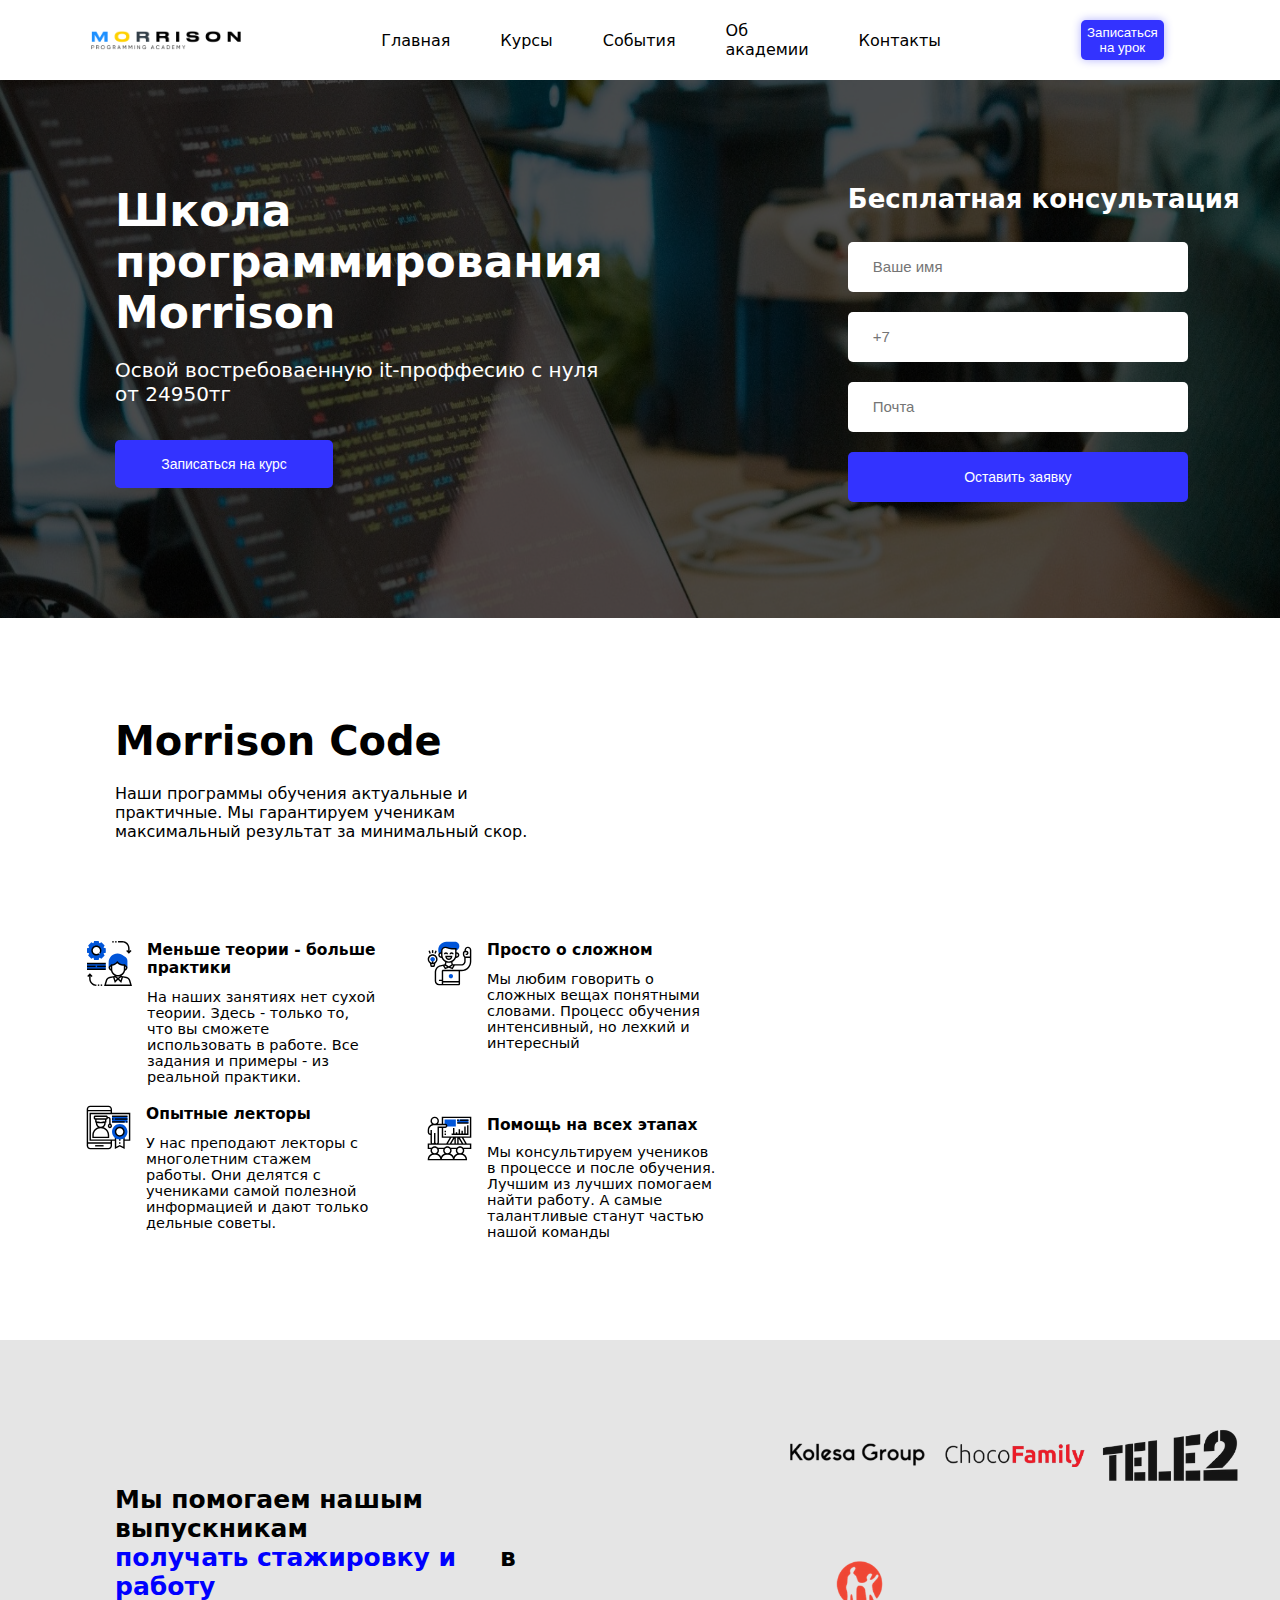
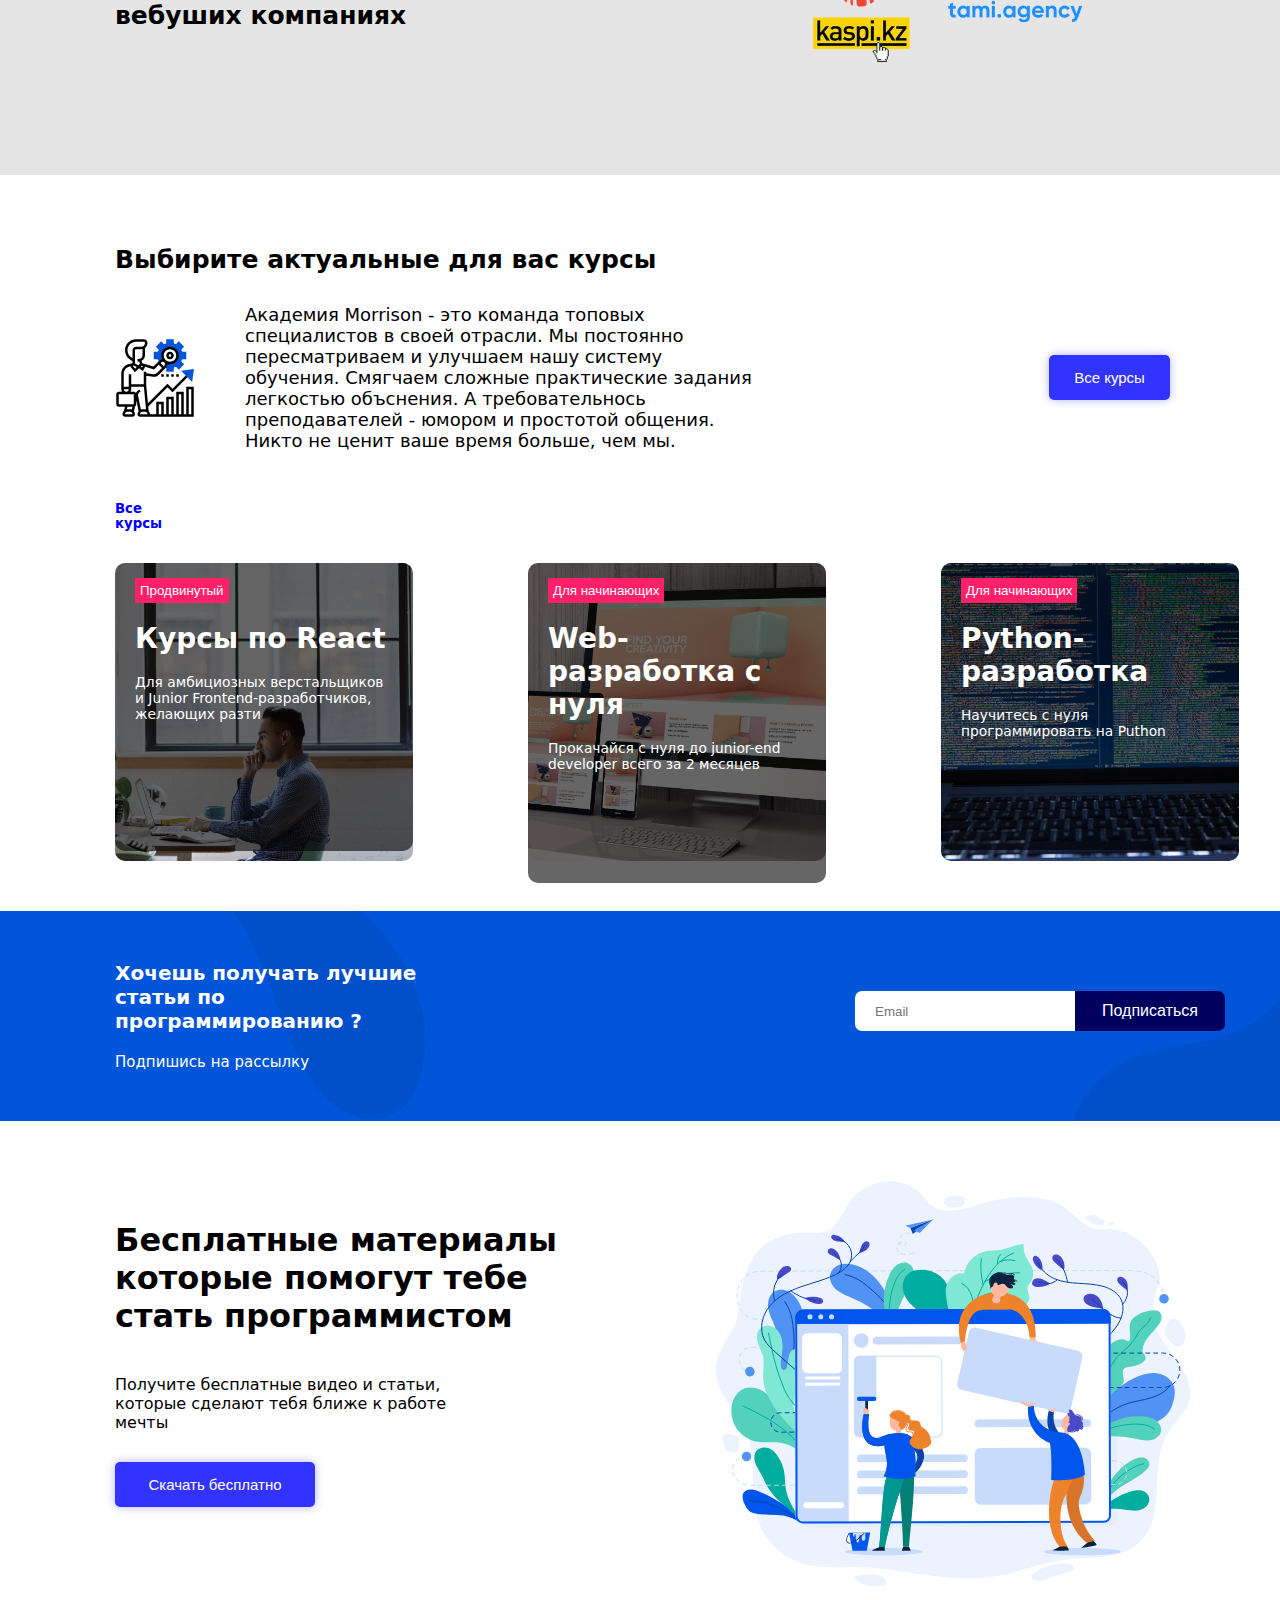
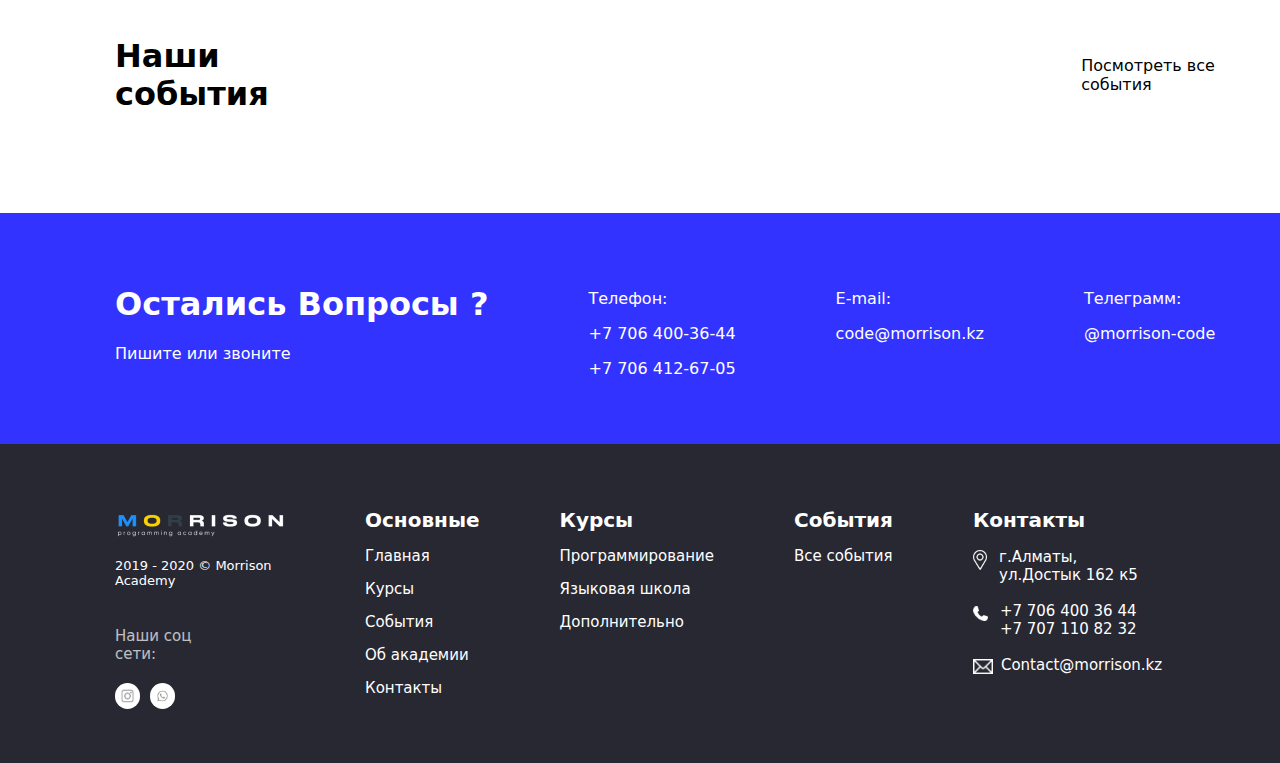
<file: index.html>
<!DOCTYPE html>
<html lang="en">

<head>
    <meta charset="UTF-8">
    <meta http-equiv="X-UA-Compatible" content="IE=edge">
    <meta name="viewport" content="width=device-width, initial-scale=1.0">
    <title>Morrison</title>
    <link rel="stylesheet" href="CSS/website.css">
</head>

<body>
    <div class="background-image">
        <header>
            <img class="image-header" src="Картинки/logo.png" alt="">
            <a class="gray-button-text-" href="">
                <p class="text-header">Главная</p>
            </a>
            <a class="gray-button-text-" href="HTML/Website7.html">
                <p class="text-header">Курсы</p>
            </a>
            <a class="gray-button-text-" href="">
                <p class="text-header">События</p>
            </a>
            <a class="gray-button-text-" href="./HTML/Website2.html">
                <p class="text-header">Об академии</p>
            </a>
            <a class="gray-button-text-" href="./HTML/Website3.html">
                <p class="text-header">Контакты</p>
            </a>
            <button class="button-header">Записаться на урок</button>
            <div class="hamburger-menu">
                <input id="menu__toggle" type="checkbox" />
                <label class="menu__btn" for="menu__toggle">
                  <span></span>
                </label>
                <ul class="menu__box">
                  <li><a class="menu__item" href="">Главная</a></li>
                  <li><a class="menu__item" href="HTML/Website7.html">Курсы</a></li>
                  <li><a class="menu__item" href="">События</a></li>
                  <li><a class="menu__item" href="./HTML/Website2.html">Об академии</a></li>
                  <li><a class="menu__item" href="./HTML/Website3.html">Контакты</a></li>
                </ul>
              </div>
        </header>
        <div class="Morrison">
            <div class="Morrison-welcome">
                <div class="name-morrison">
                    <h1 class="text-welcome-morrison-h1">Школа программирования Morrison</h1>
                    <p class="text-welcome-morrison-p">Освой востребоваенную it-проффесию с нуля от 24950тг</p>
                    <button class="button-welcome-morrison">Записаться на курс</button>
                </div>
                <div class="morrison-consultation">
                    <h1 class="text-consultation">Бесплатная консультация</h1>
                    <input class="input-consultation-1" type="text" placeholder="Ваше имя">
                    
                    <input class="input-consultation-2" type="text" placeholder="+7">
                    
                    <input class="input-consultation-3" type="text" placeholder="Почта">
                    
                    <button class="button-consultation">Оставить заявку</button>
                </div>
            </div>
        </div>
        <div class="Morrison-code">
            <div>
                <div>
                    <h1 class="text-morrison-code-h1">Morrison Code</h1>
                    <p class="text-morrison-code-p">Наши программы обучения актуальные и практичные. Мы гарантируем
                        ученикам максимальный результат за минимальный скор.</p>
                </div>
                <div class="div-madia-flex">
                    <div>
                        <div class="morison-code-div-1">
                            <img class="image-morrison-code-1" src="Картинки/icons/practice.svg" alt="">
                            <div>
                                <h1 class="text-morrison-code-h1-1">Меньше теории - больше практики</h1>
                                <p class="text-morrison-code-p-1">На наших занятиях нет сухой теории. Здесь - только то,
                                    что вы сможете использовать в работе. Все задания и примеры - из реальной
                                    практики.</p>
                            </div>
                        </div>
                        <div class="morison-code-div-2">
                            <img class="image-morrison-code-2" src="Картинки/icons/leactor.svg" alt="">
                            <div>
                                <h1 class="text-morrison-code-h1-2">Опытные лекторы</h1>
                                <p class="text-morrison-code-p-2">У нас преподают лекторы с многолетним стажем работы.
                                    Они делятся с учениками самой полезной информацией и дают только дельные
                                    советы.</p>
                            </div>
                        </div>
                    </div>
                    <div>
                        <div class="morison-code-div-3">
                            <img class="image-morrison-code-3" src="Картинки/icons/simple.svg" alt="">
                            <div>
                                <h1 class="text-morrison-code-h1-3">Просто о сложном</h1>
                                <p class="text-morrison-code-p-3">Мы любим говорить о сложных вещах понятными словами.
                                    Процесс обучения интенсивный, но лехкий и интересный
                                </p>
                            </div>
                        </div>
                        <div class="morison-code-div-4">
                            <img class="image-morrison-code-4" src="Картинки/icons/help.svg" alt="">
                            <div>
                                <h1 class="text-morrison-code-h1-4">Помощь на всех этапах</h1>
                                <p class="text-morrison-code-p-4">Мы консультируем учеников в процессе и после обучения.
                                    Лучшим из лучших помогаем найти работу. А самые талантливые станут частью
                                    нашой
                                    команды
                                </p>
                            </div>
                        </div>
                </div>
                </div>
            </div>
        </div>
    </div>
    <div>
        <div class="brend-text-div">
            <h1 class="text-h1">Мы помогаем нашым выпускникам <div class="text-blue-h1">
                    <div class="Blue-text-h1">получать стажировку и работу</div>в
                </div>вебуших компаниях</h1>
            <div class="image-brend-div">
                <img class="image-brend" src="../Картинки/partners/1.png" alt="">
                <img class="image-brend" src="../Картинки/partners/2.png" alt="">
                <img class="image-brend" src="../Картинки/partners/3.png" alt="">
                
                <img class="image-brend" src="../Картинки/partners/4.png" alt="">
                <img class="image-brend" src="../Картинки/partners/5.png" alt="">
            </div>
        </div>
    </div>
    <div>
        <h1 class="text-">Выбирите актуальные для вас курсы</h1>
        <div class="icon-text-p">
            <img class="image" src="Картинки/icons/up.svg" alt="">
            <p class="text-p">Академия Morrison - это команда топовых специалистов в своей отрасли. Мы постоянно
                пересматриваем и
                улучшаем нашу систему обучения. Смягчаем сложные практические задания легкостью объснения. А
                требовательнось преподавателей - юмором и простотой общения. Никто не ценит ваше время больше, чем
                мы.</p>
            <button class="button-text-p">Все курсы</button>
        </div>
        <h5 class="text-bottom-icon">Все курсы </h5>
        <div class="card-div">
            <a href="./Website5.html">
                <div class="card-1">
                    <div class="black-color">
                        <button class="button">Продвинутый</button>
                        <h1 class="h1">Курсы по React</h1>
                        <p class="p">Для амбициозных верстальщиков и Junior Frontend-разработчиков, желающих
                            разти
                        </p>
                    </div>
                </div>
            </a>
            <a href="./Website6.html">
                <div class="card-2">
                    <div class="black-color-2">
                        <button class="button">Для начинающих</button>
                        <h1 class="h1">Web-разработка с  нуля</h1>
                        <p class="p">Прокачайся с нуля до junior-end developer всего за 2 месяцев</p>
                    </div>
                </div>
            </a>
            <a href="./Website4.html">
                <div class="card-3">
                    <div class="black-color-3">
                        <button class="button">Для начинающих</button>
                        <h1 class="h1">Python-разработка</h1>
                        <p class="p">Научитесь с нуля программировать на Puthon</p>
                    </div>
                </div>
            </a>
        </div>
    </div>
    <div class="Email-div">
        <div>
            <h1 class="text-h1-Email">Хочешь получать лучшие статьи по программированию ?</h1>
            <p class="text-p-Email">Подпишись на рассылку</p>
        </div>
        <div class="input-button">
            <input class="input-Email" type="text" placeholder="Email">
            <button class="button-Email">Подписаться</button>
        </div>
    </div>
    <div class="WEB">
        <div>
            <h1 class="WEB-h1">Бесплатные материалы которые помогут тебе стать программистом</h1>
            <p class="WEB-p">Получите бесплатные видео и статьи, которые сделают тебя ближе к работе мечты</p>
            <button class="WEB-button">Скачать бесплатно</button>
        </div>
        <img class="WEB-image" src="Картинки/back/web.svg" alt="">
    </div>
    <div class="web-text">
        <h1 class="web-text-h1">Наши события</h1>
        <p class="web-text-p">Посмотреть все события</p>
    </div>
    <div class="blue-white-text">
        <div class="white-text-1">
            <h1>Остались Вопросы ?</h1>
            <p>Пишите или звоните</p>
        </div>
        <div class="white-text-2">
            <p>Телефон:</p>
            <p>+7 706 400-36-44</p>
            <p>+7 706 412-67-05</p>
        </div>
        <div class="white-text-3">
            <p>E-mail:</p>
            <p>code@morrison.kz</p>
        </div>
        <div class="white-text-4">
            <p>Телеграмм:</p>
            <p>@morrison-code</p>
        </div>
    </div>
    <div class="Footer-text">
        <div>
            <img class="image-footer" src="Картинки/logo-black.png" alt="">
            <p class="text-footer-p-1">2019 - 2020 © Morrison Academy</p>
            <p class="text-footer-p-2">Наши соц сети:</p>
            <img class="image-icon-white" src="Картинки/10101020.png" alt="">
            <img class="image-icon-white-2" src="Картинки/51515151.png" alt="">
        </div>
        <div class="text-columb-1">
            <h1 class="h1-footer">Основные</h1>
            <a class="black-gibbi" href=""><p class="text-footer-p">Главная</p></a>
            <a class="black-gibbi" href="../HTML/Website7.html"><p class="text-footer-p">Курсы</p></a>
            <a class="black-gibbi" href=""><p class="text-footer-p">События</p></a>
            <a class="black-gibbi" href="./Website2.html"><p class="text-footer-p">Об академии</p></a>
            <a class="black-gibbi" href="./Website3.html"><p class="text-footer-p">Контакты</p></a> 
        </div>
        <div class="text-columb-2">
            <h1 class="h1-footer">Курсы</h1>
            <p class="text-footer-p">Программирование</p>
            <p class="text-footer-p">Языковая школа</p>
            <p class="text-footer-p">Дополнительно</p>
        </div>
        <div class="text-columb-3">
            <h1 class="h1-footer">События</h1>
            <p class="text-footer-p">Все cобытия</p>
        </div>
        <div class="text-columb-4">
            <h1 class="h1-footer">Контакты</h1>
            <div class="flex">
                <img class="image-icon-footer-1" src="../Картинки/pinpng.com-dot-icon-png-2086901.png" alt="">
                <p class="text-footer-p-p1">г.Алматы, ул.Достык 162 к5</p>
            </div>
            <div class="flex">
                <img class="image-icon-footer-2" src="../Картинки/pngfind.com-telephone-icon-png-369746.png" alt="">
                <p class="text-footer-p-p1">+7 706 400 36 44 +7 707 110 82 32</p>
            </div>
            <div class="flex">
                <img class="image-icon-footer-3" src="../Картинки/Daco_4064141.png" alt="">
                <p class="text-footer-p-p1">Contact@morrison.kz</p>
            </div>
        </div>
    </div>
</body>

</html>
</file>
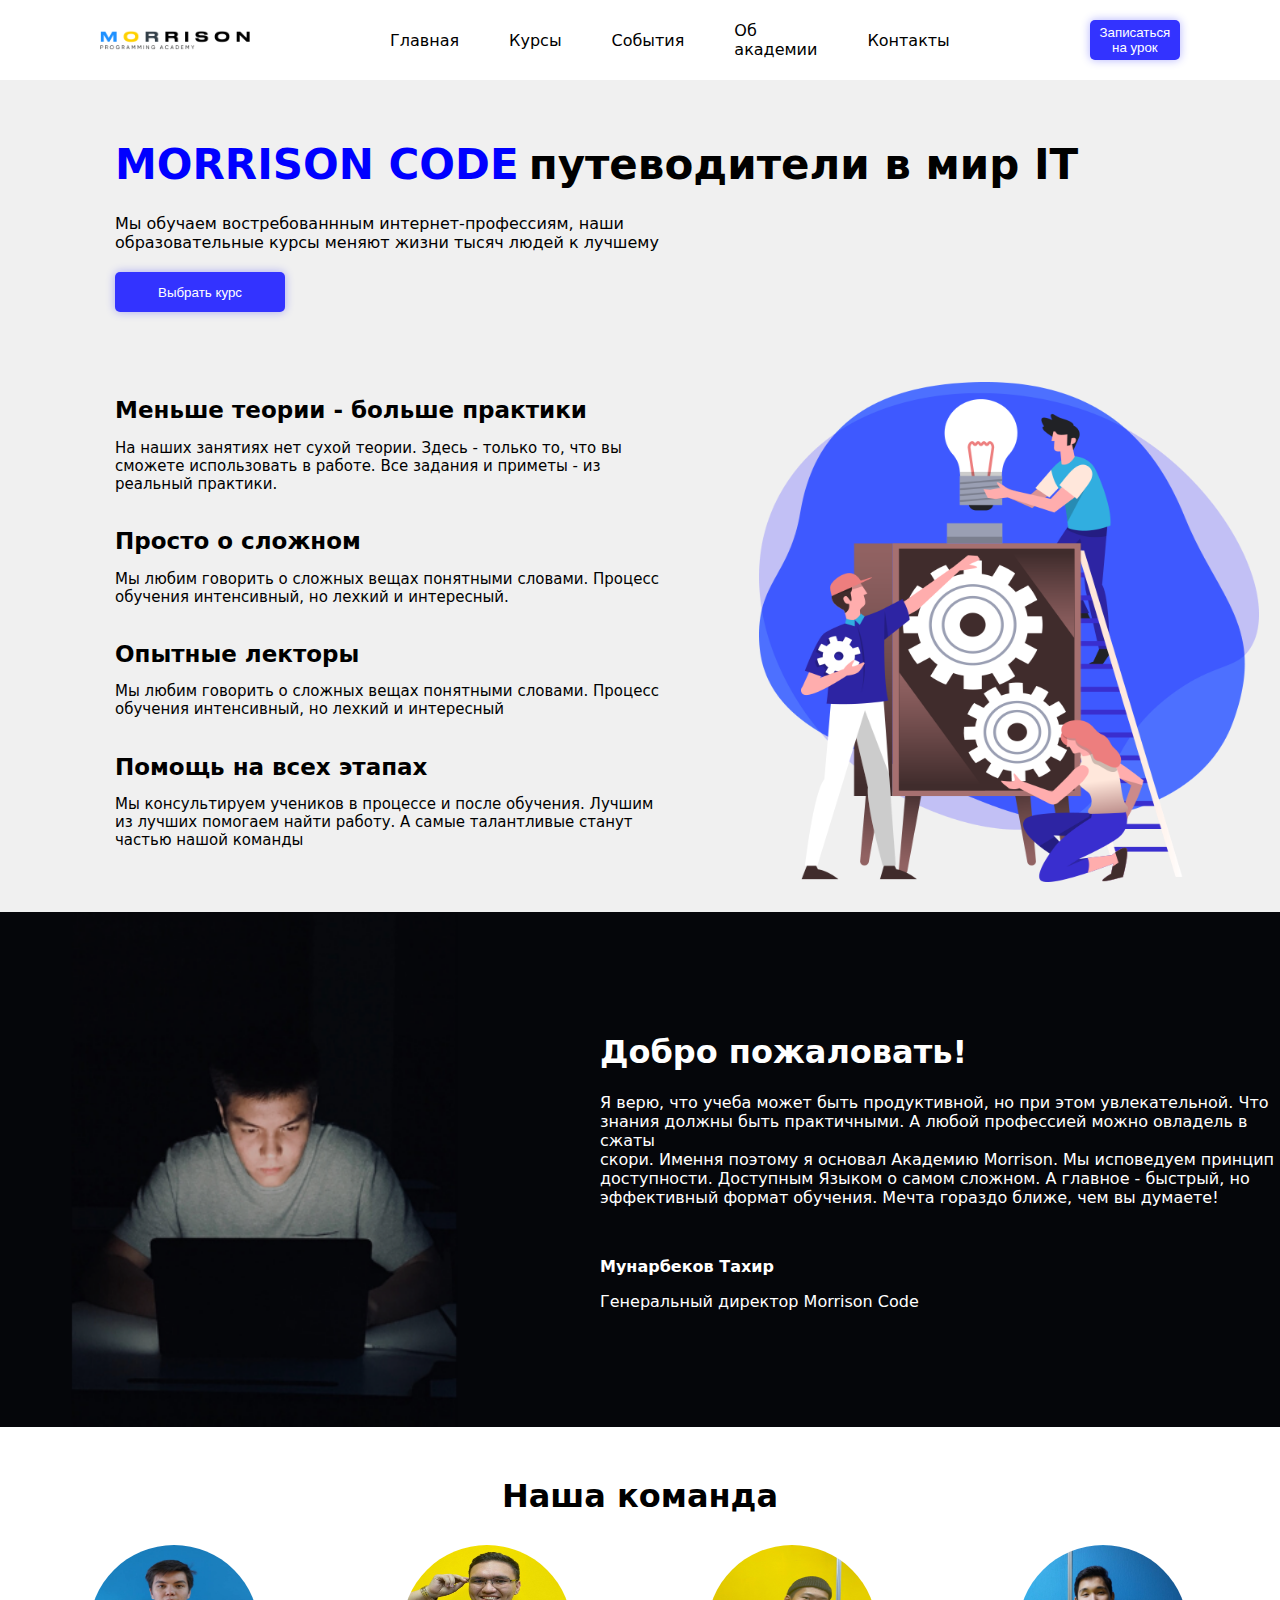
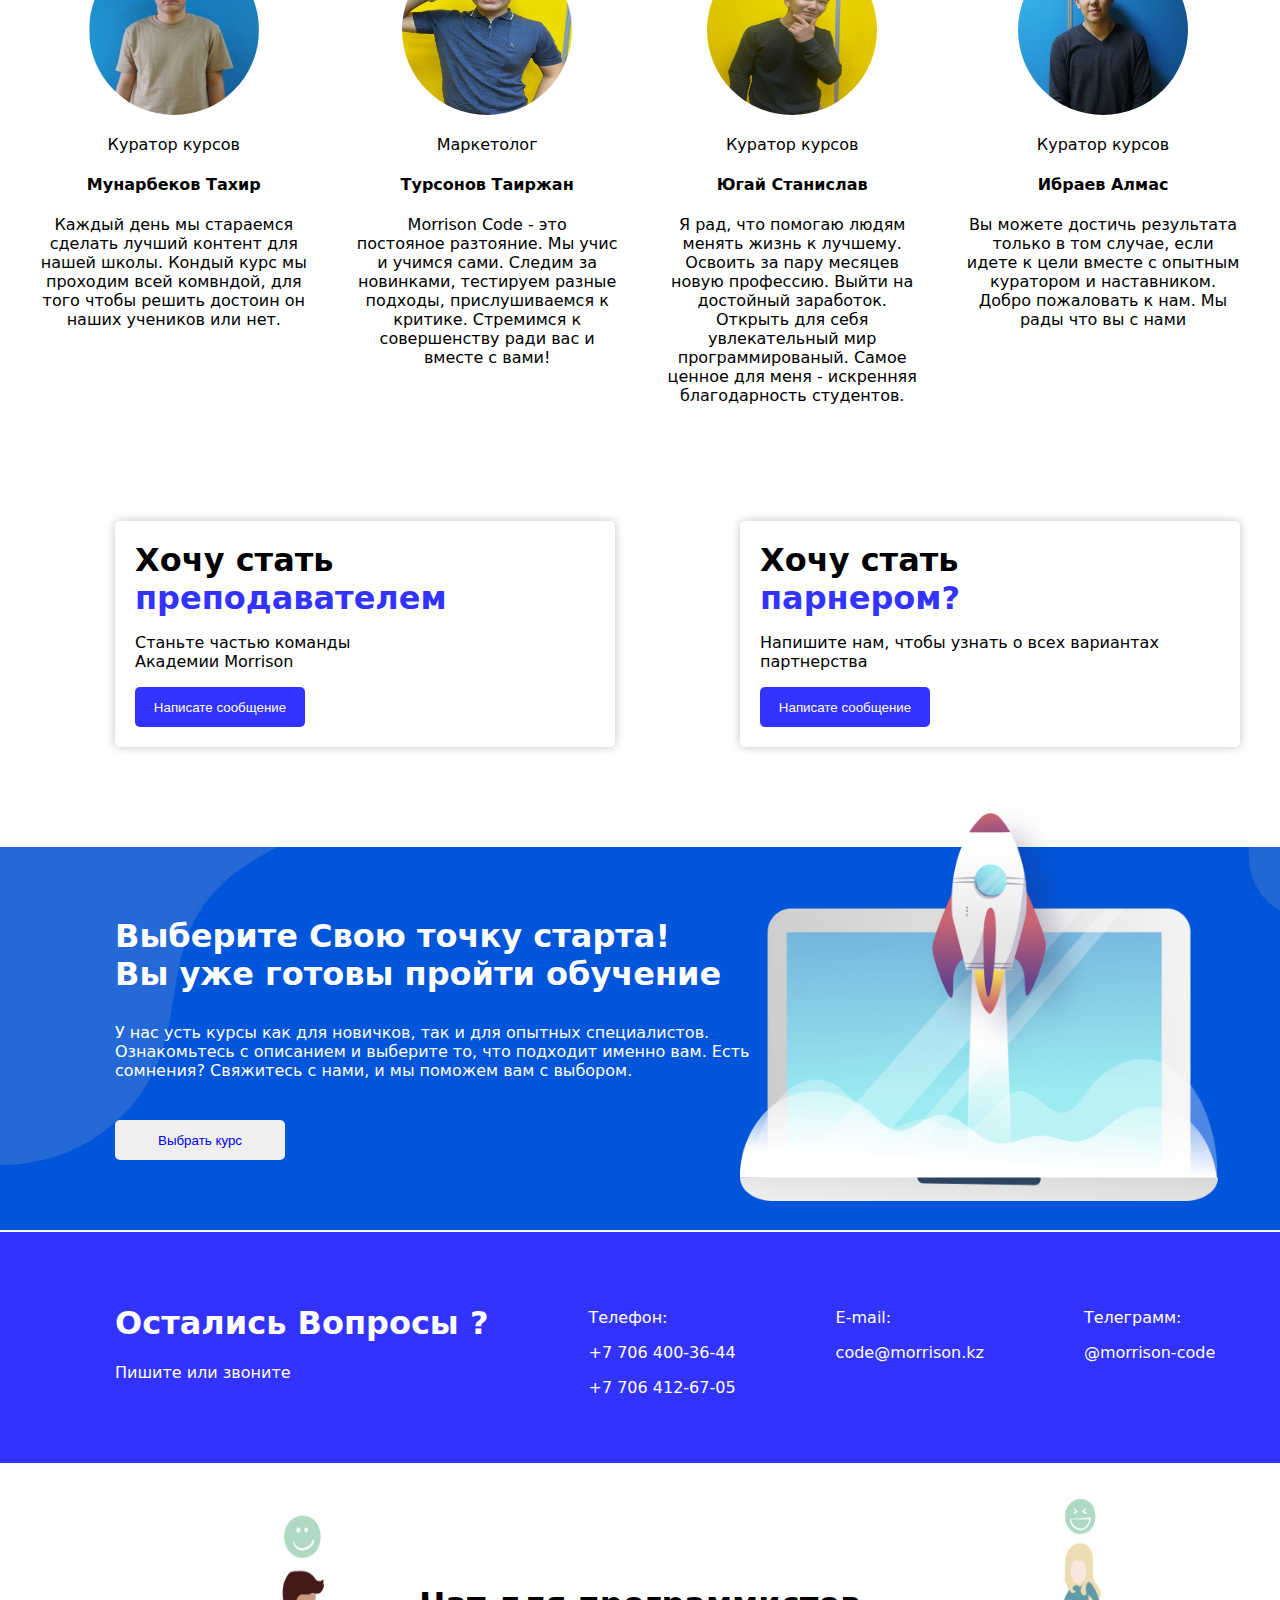
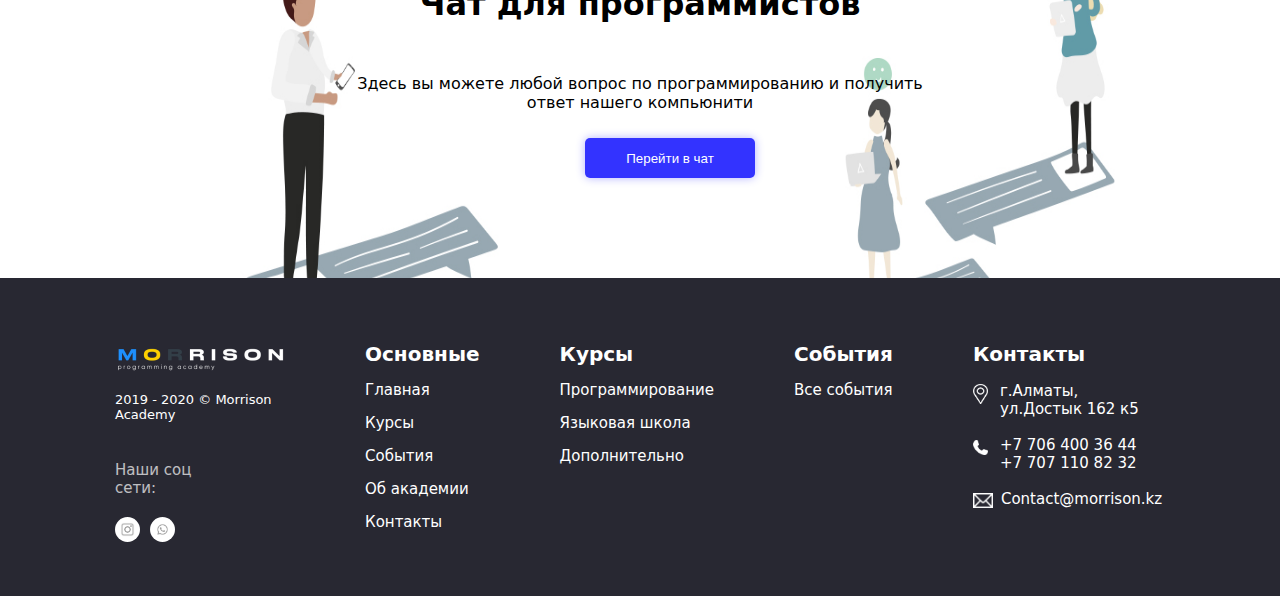
<file: HTML/Website2.html>
<!DOCTYPE html>
<html lang="en">

<head>
    <meta charset="UTF-8">
    <meta http-equiv="X-UA-Compatible" content="IE=edge">
    <meta name="viewport" content="width=device-width, initial-scale=1.0">
    <title>Website</title>
    <link rel="stylesheet" href="../CSS/website2.css">
</head>

<body>
    <header>
        <img class="image-header" src="../Картинки/logo.png" alt="">
        <a class="gray-button-text-" href="../index.html">
            <p class="text-header">Главная</p>
        </a>
        <a class="gray-button-text-" href="../HTML/Website7.html">
            <p class="text-header">Курсы</p>
        </a>
        <a class="gray-button-text-" href="">
            <p class="text-header">События</p>
        </a>
        <a class="gray-button-text-" href="./Website2.html">
            <p class="text-header">Об академии</p>
        </a>
        <a class="gray-button-text-" href="./Website3.html">
            <p class="text-header">Контакты</p>
        </a>
        <button class="button-header">Записаться на урок</button>
    </header>
    <div class="text-h1-div">
        <h1 class="text-h1">
            <div class="text-h1-2">MORRISON CODE</div>путеводители в мир IT
        </h1>
        <p class="text-p">Мы обучаем востребованнным интернет-профессиям, наши <br> образовательные курсы меняют жизни
            тысяч людей к
            лучшему</p>
        <button class="button-text">Выбрать курс</button>
        <div class="text-div-image">
            <div class="margin-">
                <h1 class="text-h1-text">Меньше теории - больше практики</h1>
                <p class="text-p-text">На наших занятиях нет сухой теории. Здесь - только то, что вы <br>сможете
                    использовать в работе. Все задания и приметы - из <br>реальный практики.</p>
                <h1 class="text-h1-text">Просто о сложном</h1>
                <p class="text-p-text">Мы любим говорить о сложных вещах понятными словами. Процесс <br>обучения
                    интенсивный, но лехкий и интересный.</p>
                <h1 class="text-h1-text">Опытные лекторы</h1>
                <p class="text-p-text">Мы любим говорить о сложных вещах понятными словами. Процесс <br>обучения
                    интенсивный, но лехкий и интересный</p>
                <h1 class="text-h1-text">Помощь на всех этапах</h1>
                <p class="text-p-text">Мы консультируем учеников в процессе и после обучения. Лучшим <br>из лучших
                    помогаем найти работу. А самые талантливые станут <br>частью нашой команды</p>
            </div>
            <img class="image-" src="../Картинки/back/back-about.png" alt="">
        </div>
    </div>
    <div class="div-1">
        <div class="div-div">
            <h1 class="text-h1-10">Добро пожаловать!</h1>
            <p>Я верю, что учеба может быть продуктивной, но при этом увлекательной. Что <br>знания должны быть
                практичными. А любой профессией можно овладель в сжаты <br>скори. Имення поэтому я основал Академию
                Morrison. Мы исповедуем принцип <br>доступности. Доступным Языком о самом сложном. А главное - быстрый,
                но <br>эффективный формат обучения. Мечта гораздо ближе, чем вы думаете!</p>
            <h4 class="text-h4">Мунарбеков Тахир</h4>
            <p>Генеральный директор Morrison Code</p>
        </div>
    </div>
    <div>
        <h1 class="text-p-p-p">Наша команда</h1>
        <div class="div-image-div">
            <div class="text-big-text">
                <img class="image-1020" src="../Картинки/team/takhir.jpg" alt="">
                <p>Куратор курсов</p>
                <h4>Мунарбеков Тахир</h4>
                <p>Каждый день мы стараемся<br>сделать лучший контент для<br>нашей школы. Кондый курс мы<br>проходим всей комвндой, для <br>того чтобы
                    решить достоин он<br>наших учеников или нет.</p>
            </div>
            <div class="text-big-text">
                <img class="image-1020" src="../Картинки/team/tair.jpg" alt="">
                <p>Маркетолог</p>
                <h4>Турсонов Таиржан</h4>
                <p>Morrison Code - это<br>постояное разтояние. Мы учис<br>и учимся сами. Следим за<br>новинками,
                    тестируем разные<br>подходы, прислушиваемся к<br>критике. Стремимся к<br>совершенству ради вас
                    и<br>вместе с вами!</p>
            </div>
            <div class="text-big-text">
                <img class="image-1020" src="../Картинки/team/stas.jpg" alt="">
                <p>Куратор курсов</p>
                <h4>Югай Станислав</h4>
                <p>Я рад, что помогаю людям<br>менять жизнь к лучшему.<br>Освоить за пару месяцев<br>новую профессию.
                    Выйти на<br>достойный заработок.<br>Открыть для себя<br>увлекательный мир<br>программированый.
                    Самое<br>ценное для меня - искренняя<br>благодарность студентов.</p>
            </div>
            <div class="text-big-text">
                <img class="image-1020" src="../Картинки/team/almas.jpg" alt="">
                <p>Куратор курсов</p>
                <h4>Ибраев Алмас</h4>
                <p>Вы можете достичь результата<br>только в том случае, если<br>идете к цели вместе с
                    опытным<br>куратором и наставником.<br>Добро пожаловать к нам. Мы<br>рады что вы с нами</p>
            </div>
        </div>
    </div>
    <div class="card-text-button">
        <div class="div-class-div">
            <h1 class="text-h1-h1-h1-1">Хочу стать</h1>
            <h1 class="text-h1-h1-h1">преподавателем</h1>
            <p>Станьте частью команды<br>Академии Morrison</p>
            <button class="button-text-p-p">Написате сообщение</button>
        </div>
        <div class="div-class-div-1">
            <h1 class="text-h1-h1-h1-1">Хочу стать</h1>
            <h1 class="text-h1-h1-h1">парнером?</h1>
            <p class="text-p-p-p-1">Напишите нам, чтобы узнать о всех вариантах<br>партнерства</p>
            <button class="button-text-p-p">Написате сообщение</button>
        </div>
        <img class="image-div-" src="../Картинки/back/back-about-select.png" alt="">
    </div>
    <div class="blue-text-image">
        <div>
            <h1 class="text__h1">Выберите Свою точку старта! <br>Вы уже готовы пройти обучение</h1>
            <p class="text__p">У нас  усть курсы как для новичков, так и для опытных специалистов. <br>Ознакомьтесь с описанием и выберите то, что подходит именно вам. Есть <br>сомнения? Свяжитесь с нами, и мы поможем вам с выбором.</p>
            <button class="button__p">Выбрать курс</button>
        </div>
    </div>
    <div class="blue-white-text">
        <div class="white-text-1">
            <h1>Остались Вопросы ?</h1>
            <p>Пишите или звоните</p>
        </div>
        <div class="white-text-2">
            <p>Телефон:</p>
            <p>+7 706 400-36-44</p>
            <p>+7 706 412-67-05</p>
        </div>
        <div class="white-text-3">
            <p>E-mail:</p>
            <p>code@morrison.kz</p>
        </div>
        <div class="white-text-4">
            <p>Телеграмм:</p>
            <p>@morrison-code</p>
        </div>
    </div>
    <div class="div-div-dvi-big-div">
        <h1 class="text-1-h1-1">Чат для программистов</h1>
        <p>Здесь вы можете любой вопрос по программированию и получить <br>ответ нашего компьюнити</p>
        <button class="button-button-text-p">Перейти в чат</button>
    </div>
    <div class="Footer-text">
        <div>
            <img class="image-footer" src="../Картинки/logo-black.png" alt="">
            <p class="text-footer-p-1">2019 - 2020 © Morrison Academy</p>
            <p class="text-footer-p-2">Наши соц сети:</p>
            <img class="image-icon-white" src="../Картинки/10101020.png" alt="">
            <img class="image-icon-white-2" src="../Картинки/51515151.png" alt="">
        </div>
        <div class="text-columb-1">
            <h1 class="h1-footer">Основные</h1>
            <a class="black-gibbi" href="../HTML/Website.html"><p class="text-footer-p">Главная</p></a>
            <a class="black-gibbi" href="../HTML/Website7.html"><p class="text-footer-p">Курсы</p></a>
            <a class="black-gibbi" href=""><p class="text-footer-p">События</p></a>
            <a class="black-gibbi" href="./Website2.html"><p class="text-footer-p">Об академии</p></a>
            <a class="black-gibbi" href="./Website3.html"><p class="text-footer-p">Контакты</p></a> 
        </div>
        <div class="text-columb-2">
            <h1 class="h1-footer">Курсы</h1>
            <p class="text-footer-p">Программирование</p>
            <p class="text-footer-p">Языковая школа</p>
            <p class="text-footer-p">Дополнительно</p>
        </div>
        <div class="text-columb-3">
            <h1 class="h1-footer">События</h1>
            <p class="text-footer-p">Все cобытия</p>
        </div>
        <div class="text-columb-4">
            <h1 class="h1-footer">Контакты</h1>
            <div class="flex">
                <img class="image-icon-footer-1" src="../Картинки/pinpng.com-dot-icon-png-2086901.png" alt="">
                <p class="text-footer-p-p1">г.Алматы, <br>ул.Достык 162 к5</p>
            </div>
            <div class="flex">
                <img class="image-icon-footer-2" src="../Картинки/pngfind.com-telephone-icon-png-369746.png" alt="">
                <p class="text-footer-p-p1">+7 706 400 36 44 <br>+7 707 110 82 32</p>
            </div>
            <div class="flex">
                <img class="image-icon-footer-3" src="../Картинки/Daco_4064141.png" alt="">
                <p class="text-footer-p-p1">Contact@morrison.kz</p>
            </div>
        </div>
    </div>
</body>

</html>
</file>
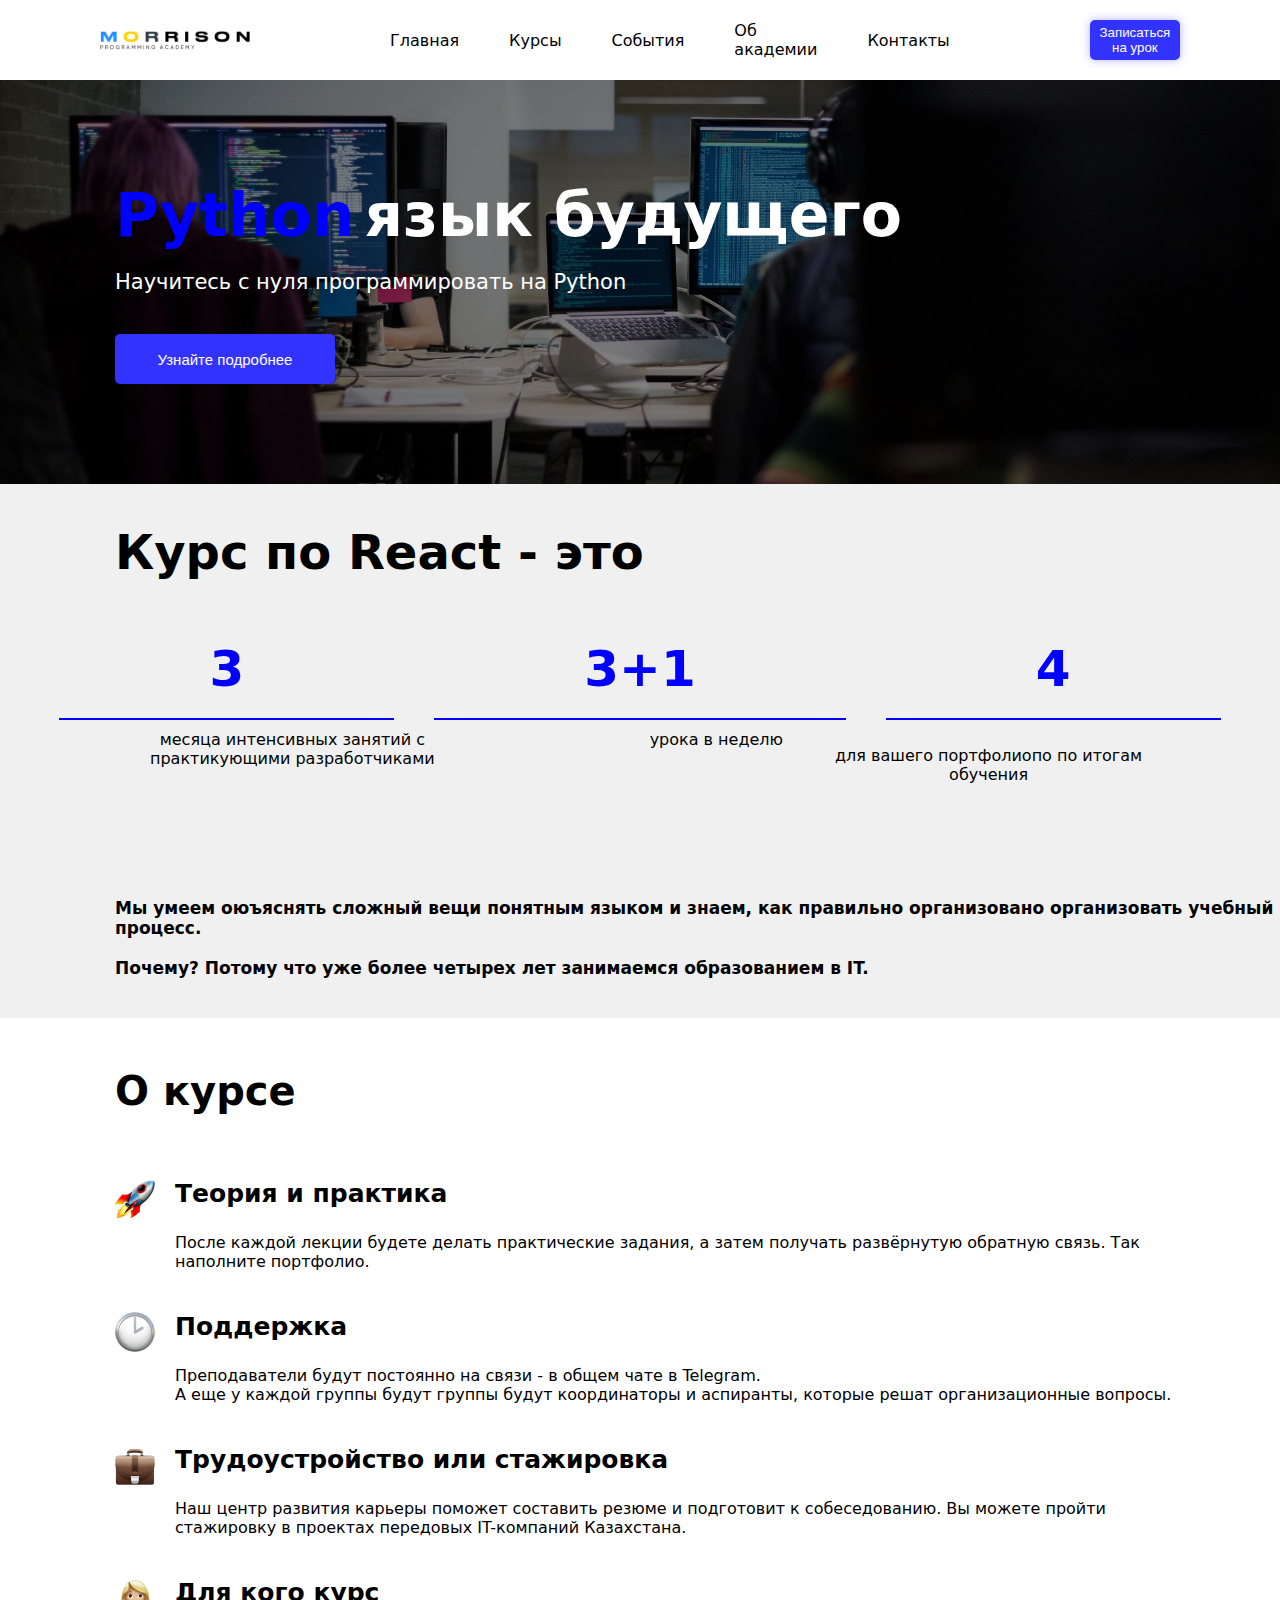
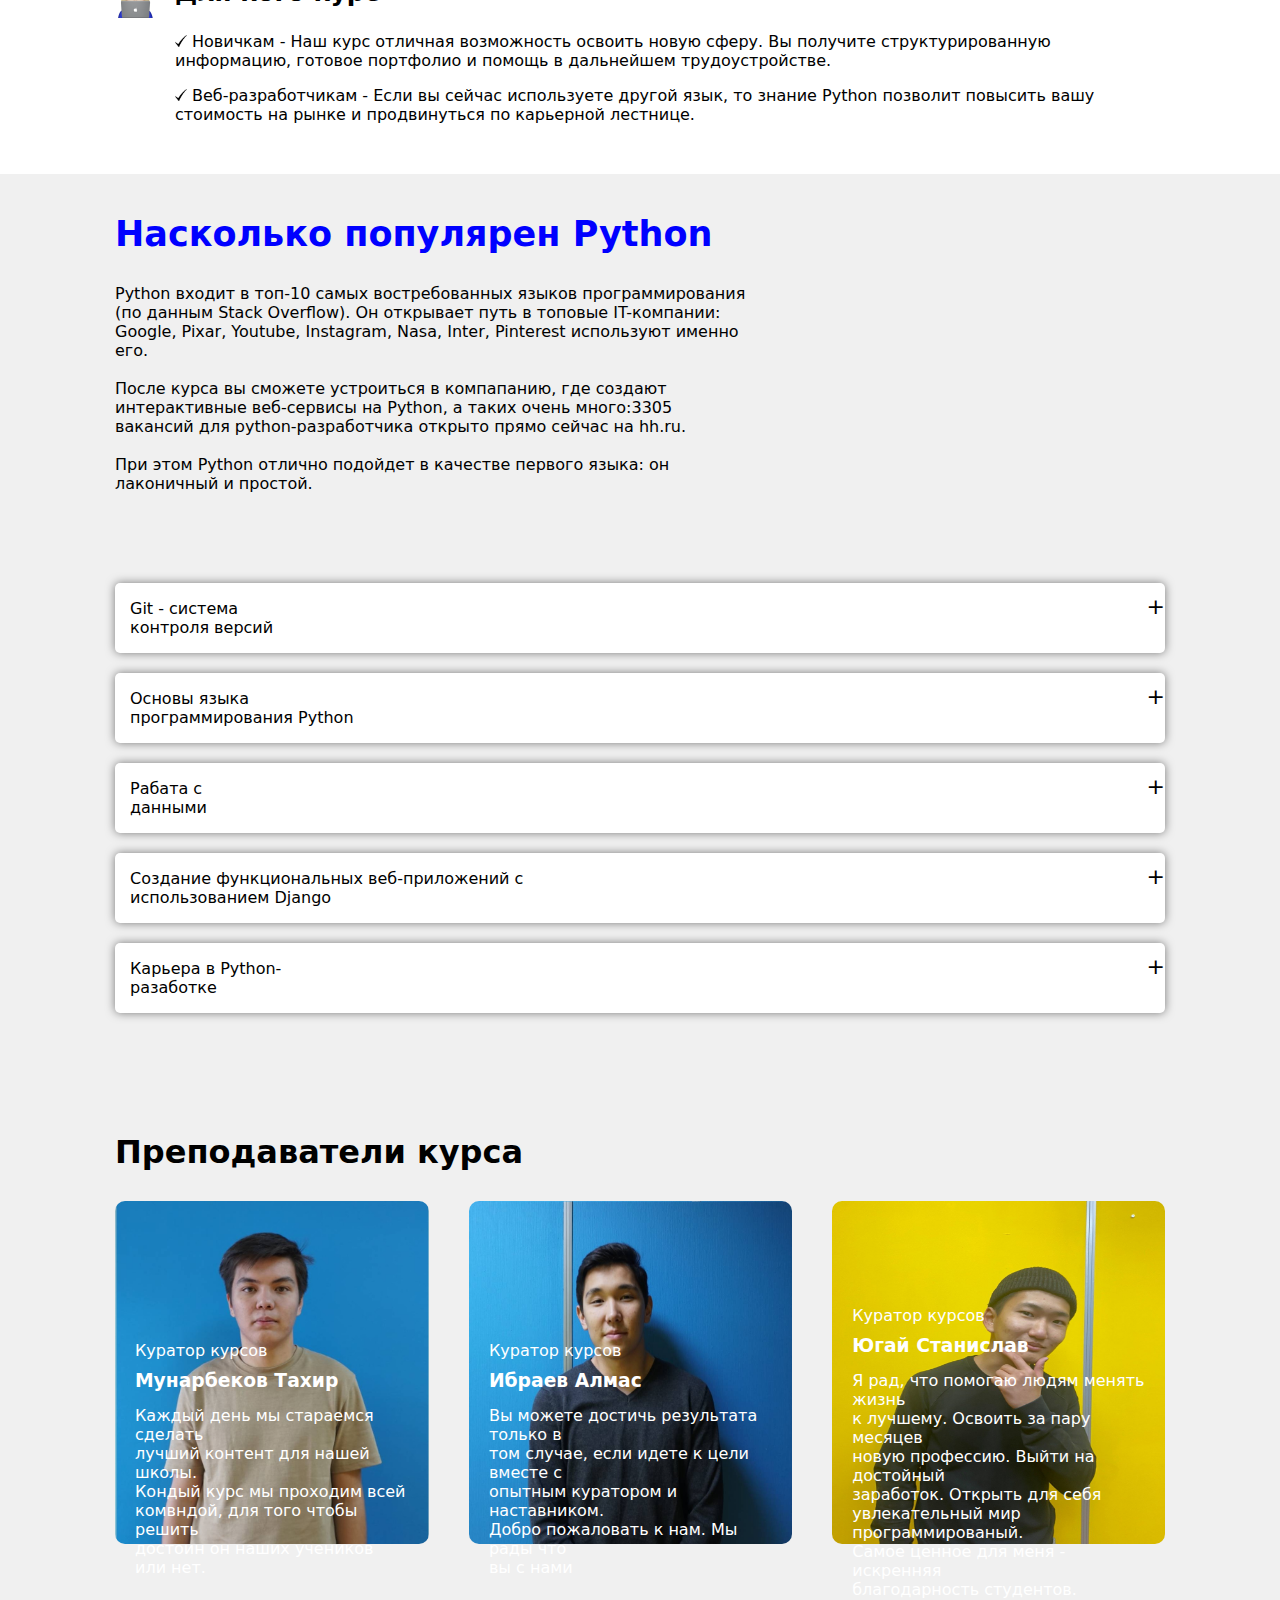
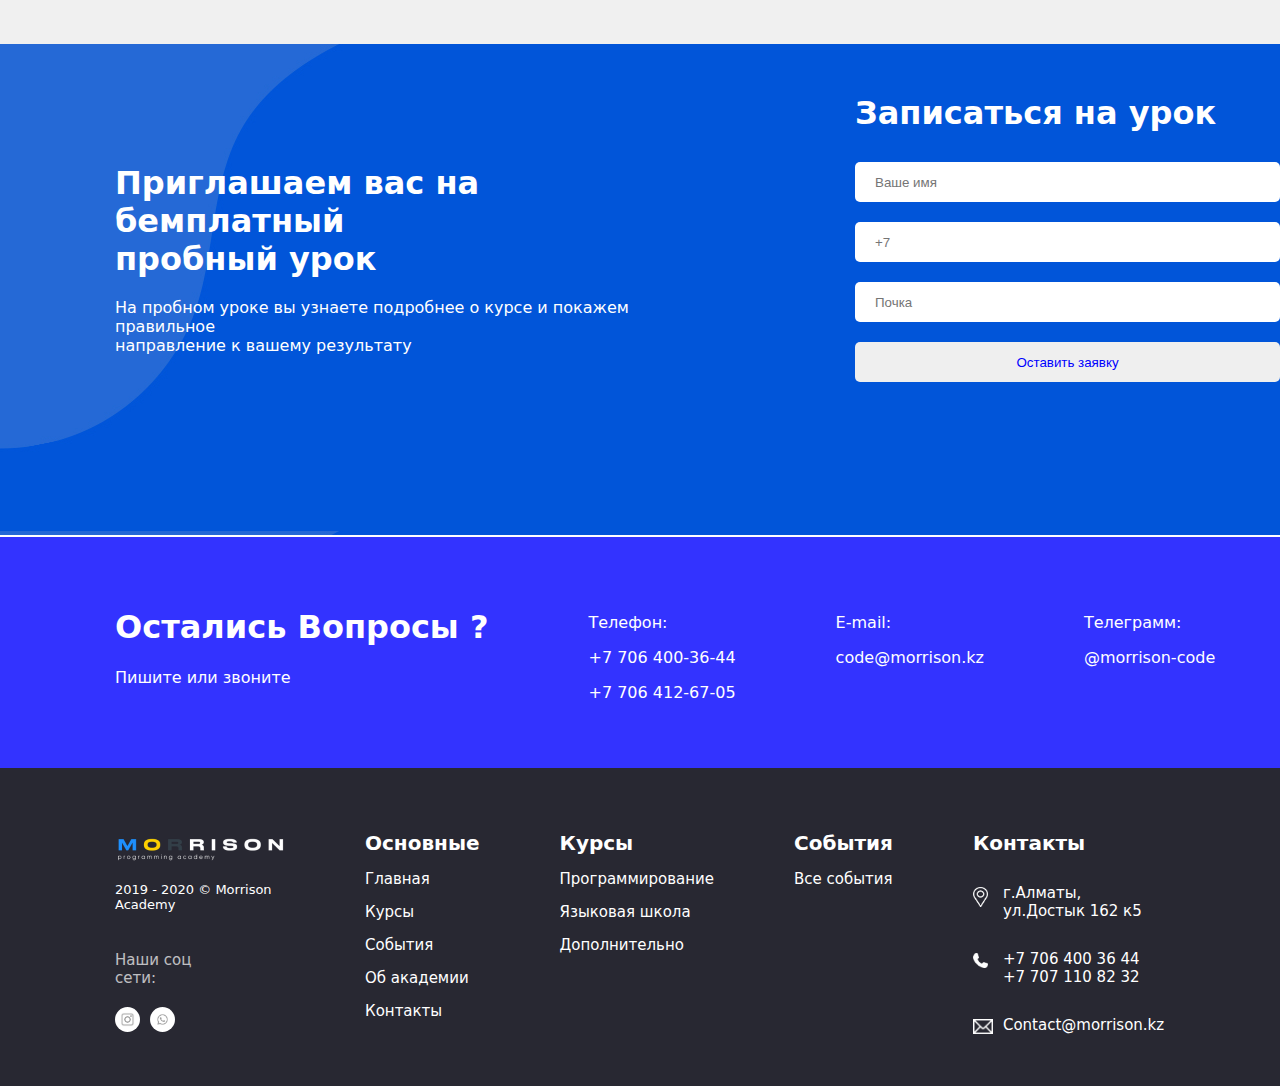
<file: HTML/Website4.html>
<!DOCTYPE html>
<html lang="en">

<head>
    <meta charset="UTF-8">
    <meta http-equiv="X-UA-Compatible" content="IE=edge">
    <meta name="viewport" content="width=device-width, initial-scale=1.0">
    <title>Website4</title>
    <link rel="stylesheet" href="../CSS/website4.css">
</head>

<body>
    <div class="image-back">
        <header>
            <img class="image-header" src="../Картинки/logo.png" alt="">
            <a class="gray-button-text-" href="../index.html">
                <p class="text-header">Главная</p>
            </a>
            <a class="gray-button-text-" href="../HTML/Website7.html">
                <p class="text-header">Курсы</p>
            </a>
            <a class="gray-button-text-" href="">
                <p class="text-header">События</p>
            </a>
            <a class="gray-button-text-" href="./Website2.html">
                <p class="text-header">Об академии</p>
            </a>
            <a class="gray-button-text-" href="./Website3.html">
                <p class="text-header">Контакты</p>
            </a>
            <button class="button-header">Записаться на урок</button>
        </header>
        <div class="text-back-black">
            <h1 class="text-h1">
                <div class="text-h1-blue">Python</div>язык будущего
            </h1>
            <p class="text-p">Научитесь с нуля программировать на Python</p>
            <button class="burron-1-">Узнайте подробнее</button>
        </div>
    </div>
    <div class="text-blue-h1">
        <h1 class="text-h1-text-">Курс по React - это</h1>
        <div class="text-h1-">
            <h1 class="text-h1-3">3</h1>
            <h1 class="text-h1-3-1">3+1</h1>
            <h1 class="text-h1-4">4</h1>
        </div>
        <div class="text-text-p">
            <div class="text-div-flex">
                <p class="text-p-1">месяца интенсивных занятий с <br>практикующими разработчиками</p>
                <p class="text-p-2">урока в неделю</p>
                <p class="text-p-3">для вашего портфолиопо по итогам <br>обучения</p>
            </div>
            <div class="text-1-2-3">
                <h3 class="text-h3-1">Мы умеем оюъяснять сложный вещи понятным языком и знаем, как правильно
                    организовано организовать учебный процесс.</h3>
                <h3 class="text-h3-2">Почему? Потому что уже более четырех лет занимаемся образованием в IT.</h3>
            </div>
        </div>
    </div>
    <div class="class-text-p">
        <h1 class="text-pp">О курсе</h1>
        <div class="text-flex">
            <img class="image-40px" src="../Картинки/emoji/rocket.png" alt="">
            <div>
                <h3 class="text-h3-p1">Теория и практика</h3>
                <p>После каждой лекции будете делать практические задания, а затем получать развёрнутую обратную связь.
                    Так <br>наполните портфолио.</p>
            </div>
        </div>
        <div class="text-flex">
            <img class="image-40px" src="../Картинки/emoji/clock.png" alt="">
            <div>
                <h3 class="text-h3-p1">Поддержка</h3>
                <p>Преподаватели будут постоянно на связи - в общем чате в Telegram. <br>А еще у каждой группы будут
                    группы будут координаторы и аспиранты, которые решат организационные вопросы.</p>
            </div>
        </div>
        <div class="text-flex">
            <img class="image-40px" src="../Картинки/emoji/case.png" alt="">
            <div>
                <h3 class="text-h3-p1">Трудоустройство или стажировка</h3>
                <p>Наш центр развития карьеры поможет составить резюме и подготовит к собеседованию. Вы можете пройти
                    <br>стажировку в проектах передовых IT-компаний Казахстана.
                </p>
            </div>
        </div>
        <div class="text-flex">
            <img class="image-40px" src="../Картинки/emoji/female.png" alt="">
            <div>
                <h3 class="text-h3-p1">Для кого курс</h3>
                <p><img class="image-icon-text"
                        src="../Картинки/emoji/kisspng-check-mark-symbol-clip-art-black-check-mark-5b13a571e7b721.5616987915280141939491.png"
                        alt="">Новичкам - Наш курс отличная возможность освоить новую сферу. Вы получите
                    структурированную <br>информацию, готовое портфолио и помощь в дальнейшем трудоустройстве.</p>
                <p class="text-p-p-"><img class="image-icon-text"
                        src="../Картинки/emoji/kisspng-check-mark-symbol-clip-art-black-check-mark-5b13a571e7b721.5616987915280141939491.png"
                        alt="">Веб-разработчикам - Если вы сейчас используете другой язык, то знание Python позволит
                    повысить вашу <br>стоимость на рынке и продвинуться по карьерной лестнице.</p>
            </div>
        </div>
    </div>
    <div class="text-back-grey-text-">
        <h1 class="text-t">Насколько популярен Python</h1>
        <p class="text-text-1">Python входит в топ-10 самых востребованных языков программирования <br>(по данным Stack
            Overflow). Он открывает путь в топовые IT-компании: <br>Google, Pixar, Youtube, Instagram, Nasa, Inter,
            Pinterest используют именно <br>его.</p>
        <br>
        <p class="text-text-2">После курса вы сможете устроиться в компапанию, где создают <br>интерактивные веб-сервисы
            на Python, а таких очень много:3305 <br>вакансий для python-разработчика открыто прямо сейчас на hh.ru.</p>
        <br>
        <p class="text-text-3">При этом Python отлично подойдет в качестве первого языка: он <br>лаконичный и простой.
        </p>
        <div class="text-1245">
            <p class="text-p-p-1245">Git - система контроля версий</p>
            <p class="text-te-5">+</p>
        </div>
        <div class="text-1245">
            <p class="text-p-p-1245">Основы языка программирования Python</p>
            <p class="text-te-1">+</p>
        </div>
        <div class="text-1245">
            <p class="text-p-p-1245">Рабата с данными</p>
            <p class="text-te-2">+</p>
        </div>
        <div class="text-1245">
            <p class="text-p-p-1245">Создание функциональных веб-приложений с использованием Django</p>
            <p class="text-te-3">+</p>
        </div>
        <div class="text-1245">
            <p class="text-p-p-1245">Карьера в Python-разаботке</p>
            <p class="text-te-4">+</p>
        </div>
        <h1 class="text-text-4">Преподаватели курса</h1>
        <div class="text-flex-div-1">
            <div class="text-div-d-1">
                <p class="text-p-p1">Куратор курсов</p>
                <h3 class="text-h3-h31">Мунарбеков Тахир</h3>
                <p class="text-p-p4">Каждый день мы стараемся сделать <br>лучший контент для нашей школы. <br>Кондый
                    курс мы проходим всей <br>комвндой, для того чтобы
                    решить <br>достоин он наших учеников или нет.</p>
            </div>
            <div class="text-div-d-2">
                <p class="text-p-p2">Куратор курсов</p>
                <h3 class="text-h3-h31">Ибраев Алмас</h3>
                <p class="text-p-p4">Вы можете достичь результата только в <br>том случае, если идете к цели вместе с
                    <br>опытным
                    куратором и наставником. <br>Добро пожаловать к нам. Мы рады что <br>вы с нами
                </p>
            </div>
            <div class="text-div-d-3">
                <p class="text-p-p3">Куратор курсов</p>
                <h3 class="text-h3-h31">Югай Станислав</h3>
                <p class="text-p-p4">Я рад, что помогаю людям менять жизнь <br>к лучшему. Освоить за пару месяцев
                    <br>новую профессию.
                    Выйти на достойный <br>заработок. Открыть для себя <br>увлекательный мир программированый. <br>Самое
                    ценное для меня - искренняя <br>благодарность студентов.
                </p>
            </div>
        </div>
    </div>
    <div class="back-image-blue">
        <div>
            <h1 class="text-h1-text-h">Приглашаем вас на бемплатный <br>пробный урок</h1>
            <p class="text-p-text-ph">На пробном уроке вы узнаете подробнее о курсе и покажем правильное <br>направление
                к вашему результату</p>
        </div>
        <div class="text-text-text">
            <h1 class="text-1-121">Записаться на урок</h1>
            <input class="text-input-1" type="text" placeholder="Ваше имя">
            <input class="text-input-1" type="text" placeholder="+7">
            <input class="text-input-1" type="text" placeholder="Почка">
            <button class="text-button-1">Оставить заявку</button>
        </div>
    </div>
    <div class="blue-white-text">
        <div class="white-text-1">
            <h1>Остались Вопросы ?</h1>
            <p>Пишите или звоните</p>
        </div>
        <div class="white-text-2">
            <p>Телефон:</p>
            <p>+7 706 400-36-44</p>
            <p>+7 706 412-67-05</p>
        </div>
        <div class="white-text-3">
            <p>E-mail:</p>
            <p>code@morrison.kz</p>
        </div>
        <div class="white-text-4">
            <p>Телеграмм:</p>
            <p>@morrison-code</p>
        </div>
    </div>
    <div class="Footer-text">
        <div>
            <img class="image-footer" src="../Картинки/logo-black.png" alt="">
            <p class="text-footer-p-1">2019 - 2020 © Morrison Academy</p>
            <p class="text-footer-p-2">Наши соц сети:</p>
            <img class="image-icon-white" src="../Картинки/10101020.png" alt="">
            <img class="image-icon-white-2" src="../Картинки/51515151.png" alt="">
        </div>
        <div class="text-columb-1">
            <h1 class="h1-footer">Основные</h1>
            <a class="black-gibbi" href="../HTML/Website.html"><p class="text-footer-p">Главная</p></a>
            <a class="black-gibbi" href="../HTML/Website7.html"><p class="text-footer-p">Курсы</p></a>
            <a class="black-gibbi" href=""><p class="text-footer-p">События</p></a>
            <a class="black-gibbi" href="./Website2.html"><p class="text-footer-p">Об академии</p></a>
            <a class="black-gibbi" href="./Website3.html"><p class="text-footer-p">Контакты</p></a> 
        </div>
        <div class="text-columb-2">
            <h1 class="h1-footer">Курсы</h1>
            <p class="text-footer-p">Программирование</p>
            <p class="text-footer-p">Языковая школа</p>
            <p class="text-footer-p">Дополнительно</p>
        </div>
        <div class="text-columb-3">
            <h1 class="h1-footer">События</h1>
            <p class="text-footer-p">Все cобытия</p>
        </div>
        <div class="text-columb-4">
            <h1 class="h1-footer">Контакты</h1>
            <div class="flex">
                <img class="image-icon-footer-1" src="../Картинки/pinpng.com-dot-icon-png-2086901.png" alt="">
                <p class="text-footer-p">г.Алматы, <br>ул.Достык 162 к5</p>
            </div>
            <div class="flex">
                <img class="image-icon-footer-2" src="../Картинки/pngfind.com-telephone-icon-png-369746.png" alt="">
                <p class="text-footer-p">+7 706 400 36 44 <br>+7 707 110 82 32</p>
            </div>
            <div class="flex">
                <img class="image-icon-footer-3" src="../Картинки/Daco_4064141.png" alt="">
                <p class="text-footer-p">Contact@morrison.kz</p>
            </div>
        </div>
    </div>
</body>

</html>
</file>
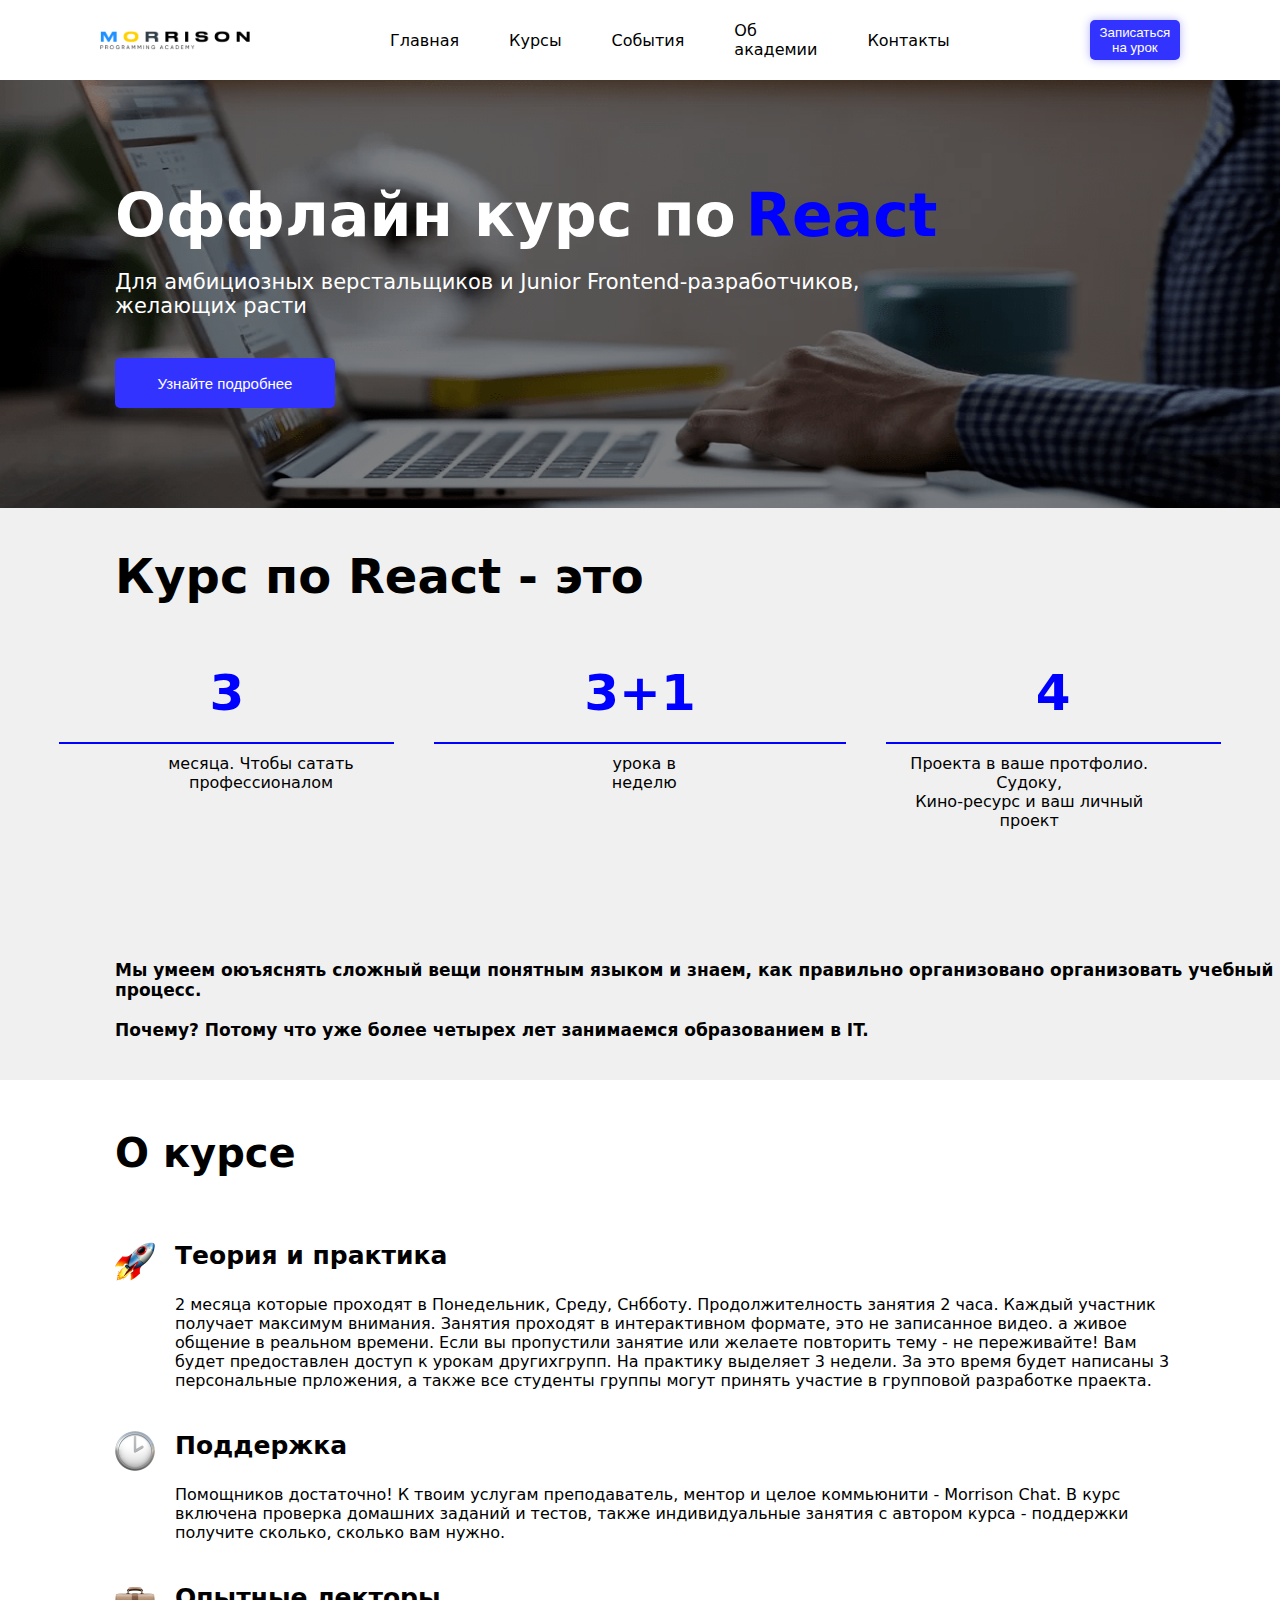
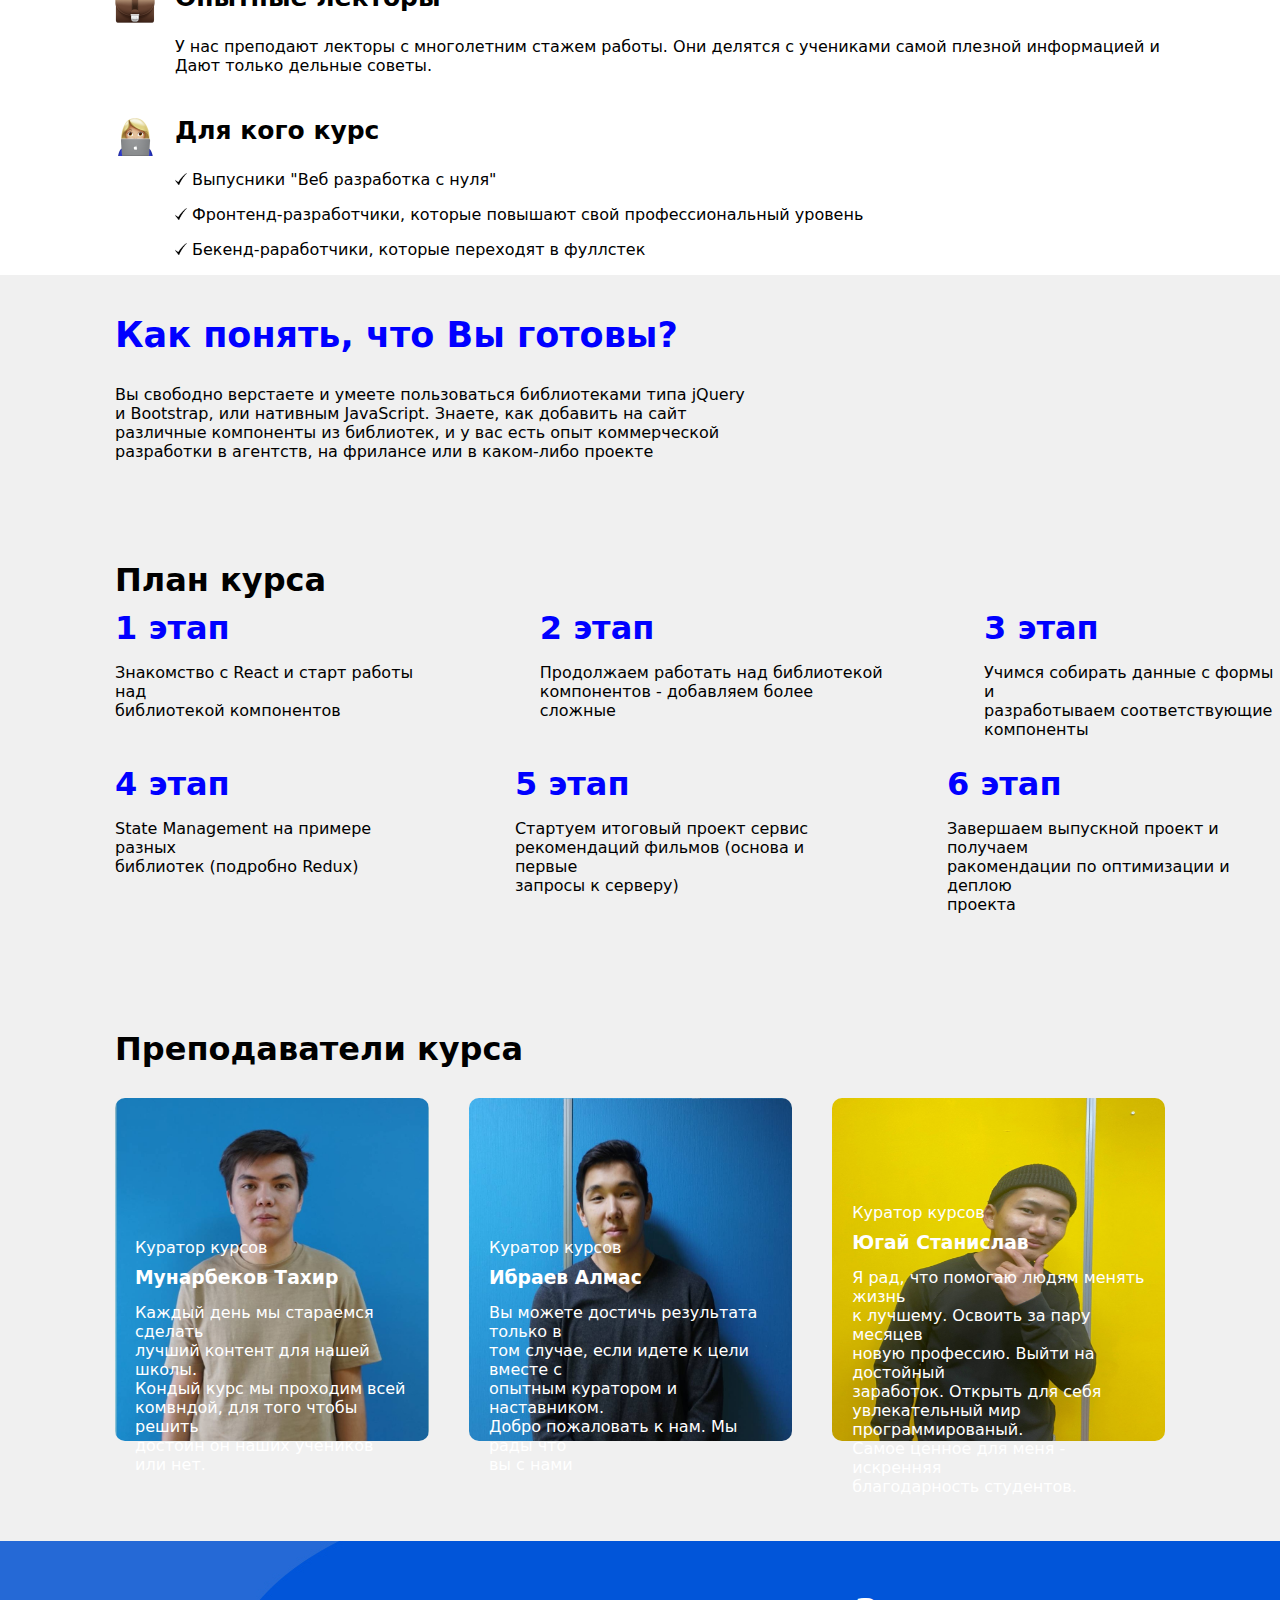
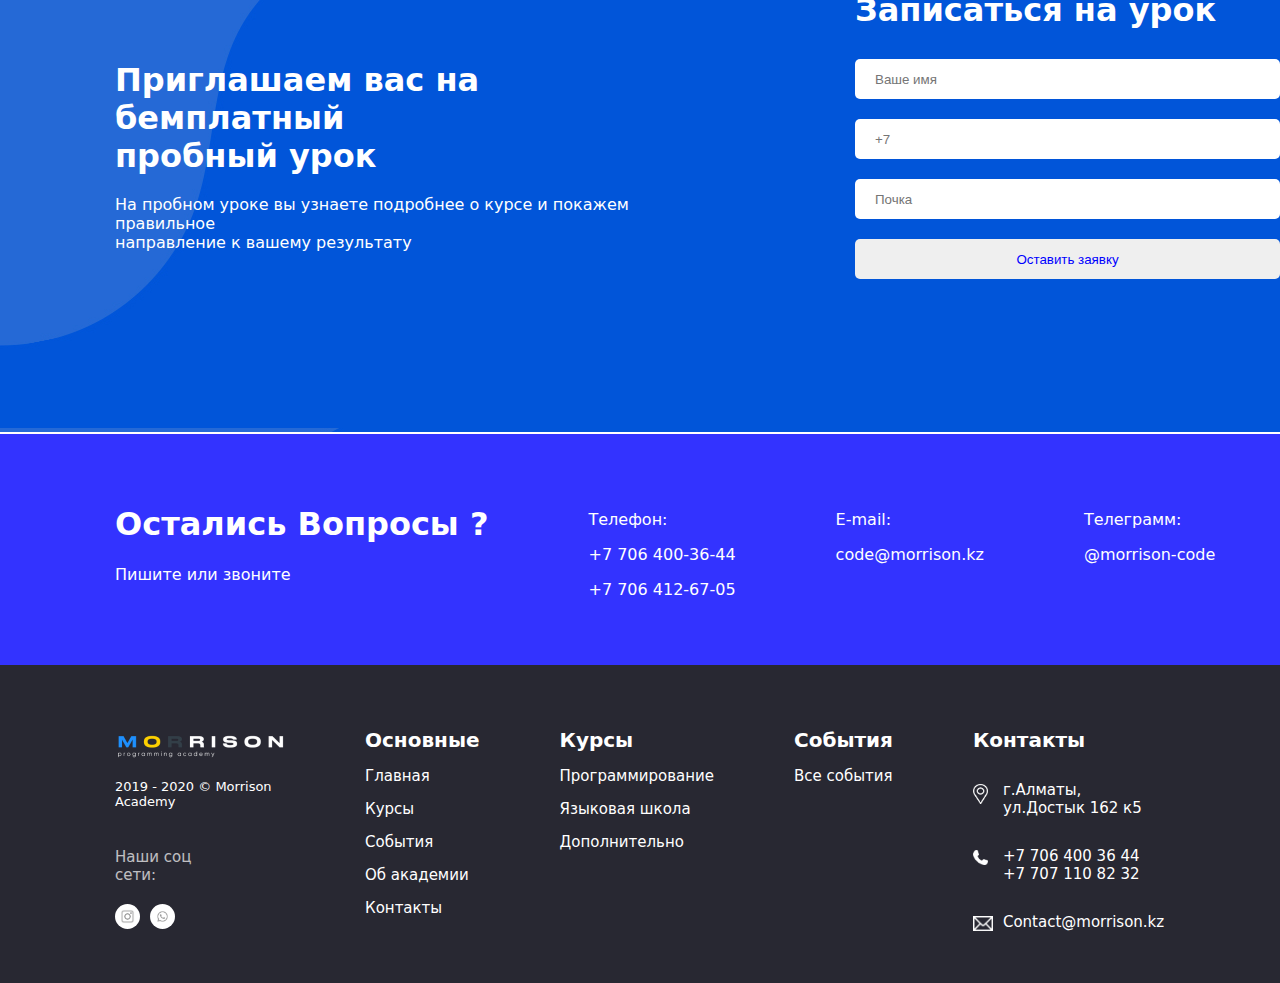
<file: HTML/Website5.html>
<!DOCTYPE html>
<html lang="en">

<head>
    <meta charset="UTF-8">
    <meta http-equiv="X-UA-Compatible" content="IE=edge">
    <meta name="viewport" content="width=device-width, initial-scale=1.0">
    <title>Website5</title>
    <link rel="stylesheet" href="../CSS/website5.css">
</head>

<body>
    <div class="image-back">
        <header>
            <img class="image-header" src="../Картинки/logo.png" alt="">
            <a class="gray-button-text-" href="../index.html">
                <p class="text-header">Главная</p>
            </a>
            <a class="gray-button-text-" href="../HTML/Website7.html">
                <p class="text-header">Курсы</p>
            </a>
            <a class="gray-button-text-" href="">
                <p class="text-header">События</p>
            </a>
            <a class="gray-button-text-" href="./Website2.html">
                <p class="text-header">Об академии</p>
            </a>
            <a class="gray-button-text-" href="./Website3.html">
                <p class="text-header">Контакты</p>
            </a>
            <button class="button-header">Записаться на урок</button>
        </header>
        <div class="text-back-black">
            <h1 class="text-h1">
                <div class="text-h1-blue">Оффлайн курс по </div>React
            </h1>
            <p class="text-p">Для амбициозных верстальщиков и Junior Frontend-разработчиков, <br>желающих расти</p>
            <button class="burron-1-">Узнайте подробнее</button>
        </div>
    </div>
    <div class="text-blue-h1">
        <h1 class="text-h1-text-">Курс по React - это</h1>
        <div class="text-h1-">
            <h1 class="text-h1-3">3</h1>
            <h1 class="text-h1-3-1">3+1</h1>
            <h1 class="text-h1-4">4</h1>
        </div>
        <div class="text-text-p">
            <div class="text-div-flex">
                <p class="text-p-1">месяца. Чтобы сатать профессионалом</p>
                <p class="text-p-2">урока в неделю</p>
                <p class="text-p-3">Проекта в ваше протфолио. Судоку, <br> Кино-ресурс и ваш личный проект</p>
            </div>
            <div class="text-1-2-3">
                <h3 class="text-h3-1">Мы умеем оюъяснять сложный вещи понятным языком и знаем, как правильно
                    организовано организовать учебный процесс.</h3>
                <h3 class="text-h3-2">Почему? Потому что уже более четырех лет занимаемся образованием в IT.</h3>
            </div>
        </div>
    </div>
    <div class="class-text-p">
        <h1 class="text-pp">О курсе</h1>
        <div class="text-flex">
            <img class="image-40px" src="../Картинки/emoji/rocket.png" alt="">
            <div>
                <h3 class="text-h3-p1">Теория и практика</h3>
                <p>2 месяца которые проходят в Понедельник, Среду, Снбботу. Продолжителность занятия 2 часа. Каждый
                    участник <br>получает максимум внимания. Занятия проходят в интерактивном формате, это не записанное
                    видео. а живое<br>общение в реальном времени. Если вы пропустили занятие или желаете повторить тему
                    - не переживайте! Вам<br>будет предоставлен доступ к урокам другихгрупп. На практику выделяет 3
                    недели. За это время будет написаны 3<br>персональные прложения, а также все студенты группы могут
                    принять участие в групповой разработке праекта.</p>
            </div>
        </div>
        <div class="text-flex">
            <img class="image-40px" src="../Картинки/emoji/clock.png" alt="">
            <div>
                <h3 class="text-h3-p1">Поддержка</h3>
                <p>Помощников достаточно! К твоим услугам преподаватель, ментор и целое коммьюнити - Morrison Chat. В
                    курс<br>включена проверка домашних заданий и тестов, также индивидуальные занятия с автором курса -
                    поддержки<br>получите сколько, сколько вам нужно.</p>
            </div>
        </div>
        <div class="text-flex">
            <img class="image-40px" src="../Картинки/emoji/case.png" alt="">
            <div>
                <h3 class="text-h3-p1">Опытные лекторы</h3>
                <p>У нас преподают лекторы с многолетним стажем работы. Они делятся с учениками самой плезной
                    информацией и<br>Дают только дельные советы.</p>
            </div>
        </div>
        <div class="text-flex">
            <img class="image-40px" src="../Картинки/emoji/female.png" alt="">
            <div>
                <h3 class="text-h3-p1">Для кого курс</h3>
                <p><img class="image-icon-text"
                        src="../Картинки/emoji/kisspng-check-mark-symbol-clip-art-black-check-mark-5b13a571e7b721.5616987915280141939491.png"
                        alt="">Выпусники "Веб разработка с нуля"</p>
                <p class="text-p-p-"><img class="image-icon-text"
                        src="../Картинки/emoji/kisspng-check-mark-symbol-clip-art-black-check-mark-5b13a571e7b721.5616987915280141939491.png"
                        alt="">Фронтенд-разработчики, которые повышают свой профессиональный уровень</p>
                <p><img class="image-icon-text"
                        src="../Картинки/emoji/kisspng-check-mark-symbol-clip-art-black-check-mark-5b13a571e7b721.5616987915280141939491.png"
                        alt="">Бекенд-раработчики, которые переходят в фуллстек</p>
            </div>
        </div>
    </div>
    <div class="text-back-grey-text-">
        <h1 class="text-t">Как понять, что Вы готовы?</h1>
        <p class="text-text-1">Вы свободно верстаете и умеете пользоваться библиотеками типа jQuery<br> и Bootstrap, или
            нативным JavaScript. Знаете, как добавить на сайт<br> различные компоненты из библиотек, и у вас есть опыт
            коммерческой<br> разработки в агентств, на фрилансе или в каком-либо проекте </p>
        <h1 class="text-bottom">План курса</h1>
        <div class="flex-text-namder">
            <div class="text-align-1">
                <h1 class="text-blue-top">1 этап</h1>
                <p>Знакомство с React и старт работы над <br>библиотекой компонентов</p>
            </div>
            <div class="text-align-2">
                <h1 class="text-blue-top">2 этап</h1>
                <p>Продолжаем работать над библиотекой<br> компонентов - добавляем более сложные</p>
            </div>
            <div class="text-align-3">
                <h1 class="text-blue-top">3 этап</h1>
                <p>Учимся собирать данные с формы и<br>разработываем соответствующие<br>компоненты</p>
            </div>
        </div>
        <div class="flex-text-namder">
            <div class="text-align-1">
                <h1 class="text-blue-top">4 этап</h1>
                <p>State Management на примере разных<br>библиотек (подробно Redux)</p>
            </div>
            <div class="text-align-2">
                <h1 class="text-blue-top">5 этап</h1>
                <p>Стартуем итоговый проект сервис<br>рекомендаций фильмов (основа и первые<br>запросы к серверу)</p>
            </div>
            <div class="text-align-3">
                <h1 class="text-blue-top">6 этап</h1>
                <p>Завершаем выпускной проект и получаем<br>ракомендации по оптимизации и деплою<br>проекта</p>
            </div>
        </div>
        <h1 class="text-text-4">Преподаватели курса</h1>
        <div class="text-flex-div-1">
            <div class="text-div-d-1">
                <p class="text-p-p1">Куратор курсов</p>
                <h3 class="text-h3-h31">Мунарбеков Тахир</h3>
                <p class="text-p-p4">Каждый день мы стараемся сделать <br>лучший контент для нашей школы. <br>Кондый
                    курс мы проходим всей <br>комвндой, для того чтобы
                    решить <br>достоин он наших учеников или нет.</p>
            </div>
            <div class="text-div-d-2">
                <p class="text-p-p2">Куратор курсов</p>
                <h3 class="text-h3-h31">Ибраев Алмас</h3>
                <p class="text-p-p4">Вы можете достичь результата только в <br>том случае, если идете к цели вместе с
                    <br>опытным
                    куратором и наставником. <br>Добро пожаловать к нам. Мы рады что <br>вы с нами
                </p>
            </div>
            <div class="text-div-d-3">
                <p class="text-p-p3">Куратор курсов</p>
                <h3 class="text-h3-h31">Югай Станислав</h3>
                <p class="text-p-p4">Я рад, что помогаю людям менять жизнь <br>к лучшему. Освоить за пару месяцев
                    <br>новую профессию.
                    Выйти на достойный <br>заработок. Открыть для себя <br>увлекательный мир программированый. <br>Самое
                    ценное для меня - искренняя <br>благодарность студентов.
                </p>
            </div>
        </div>
    </div>
    <div class="back-image-blue">
        <div>
            <h1 class="text-h1-text-h">Приглашаем вас на бемплатный <br>пробный урок</h1>
            <p class="text-p-text-ph">На пробном уроке вы узнаете подробнее о курсе и покажем правильное <br>направление
                к вашему результату</p>
        </div>
        <div class="text-text-text">
            <h1 class="text-1-121">Записаться на урок</h1>
            <input class="text-input-1" type="text" placeholder="Ваше имя">
            <input class="text-input-1" type="text" placeholder="+7">
            <input class="text-input-1" type="text" placeholder="Почка">
            <button class="text-button-1">Оставить заявку</button>
        </div>
    </div>
    <div class="blue-white-text">
        <div class="white-text-1">
            <h1>Остались Вопросы ?</h1>
            <p>Пишите или звоните</p>
        </div>
        <div class="white-text-2">
            <p>Телефон:</p>
            <p>+7 706 400-36-44</p>
            <p>+7 706 412-67-05</p>
        </div>
        <div class="white-text-3">
            <p>E-mail:</p>
            <p>code@morrison.kz</p>
        </div>
        <div class="white-text-4">
            <p>Телеграмм:</p>
            <p>@morrison-code</p>
        </div>
    </div>
    <div class="Footer-text">
        <div>
            <img class="image-footer" src="../Картинки/logo-black.png" alt="">
            <p class="text-footer-p-1">2019 - 2020 © Morrison Academy</p>
            <p class="text-footer-p-2">Наши соц сети:</p>
            <img class="image-icon-white" src="../Картинки/10101020.png" alt="">
            <img class="image-icon-white-2" src="../Картинки/51515151.png" alt="">
        </div>
        <div class="text-columb-1">
            <h1 class="h1-footer">Основные</h1>
            <a class="black-gibbi" href="../HTML/Website.html"><p class="text-footer-p">Главная</p></a>
            <a class="black-gibbi" href="../HTML/Website7.html"><p class="text-footer-p">Курсы</p></a>
            <a class="black-gibbi" href=""><p class="text-footer-p">События</p></a>
            <a class="black-gibbi" href="./Website2.html"><p class="text-footer-p">Об академии</p></a>
            <a class="black-gibbi" href="./Website3.html"><p class="text-footer-p">Контакты</p></a> 
        </div>
        <div class="text-columb-2">
            <h1 class="h1-footer">Курсы</h1>
            <p class="text-footer-p">Программирование</p>
            <p class="text-footer-p">Языковая школа</p>
            <p class="text-footer-p">Дополнительно</p>
        </div>
        <div class="text-columb-3">
            <h1 class="h1-footer">События</h1>
            <p class="text-footer-p">Все cобытия</p>
        </div>
        <div class="text-columb-4">
            <h1 class="h1-footer">Контакты</h1>
            <div class="flex">
                <img class="image-icon-footer-1" src="../Картинки/pinpng.com-dot-icon-png-2086901.png" alt="">
                <p class="text-footer-p">г.Алматы, <br>ул.Достык 162 к5</p>
            </div>
            <div class="flex">
                <img class="image-icon-footer-2" src="../Картинки/pngfind.com-telephone-icon-png-369746.png" alt="">
                <p class="text-footer-p">+7 706 400 36 44 <br>+7 707 110 82 32</p>
            </div>
            <div class="flex">
                <img class="image-icon-footer-3" src="../Картинки/Daco_4064141.png" alt="">
                <p class="text-footer-p">Contact@morrison.kz</p>
            </div>
        </div>
    </div>
</body>

</html>
</file>
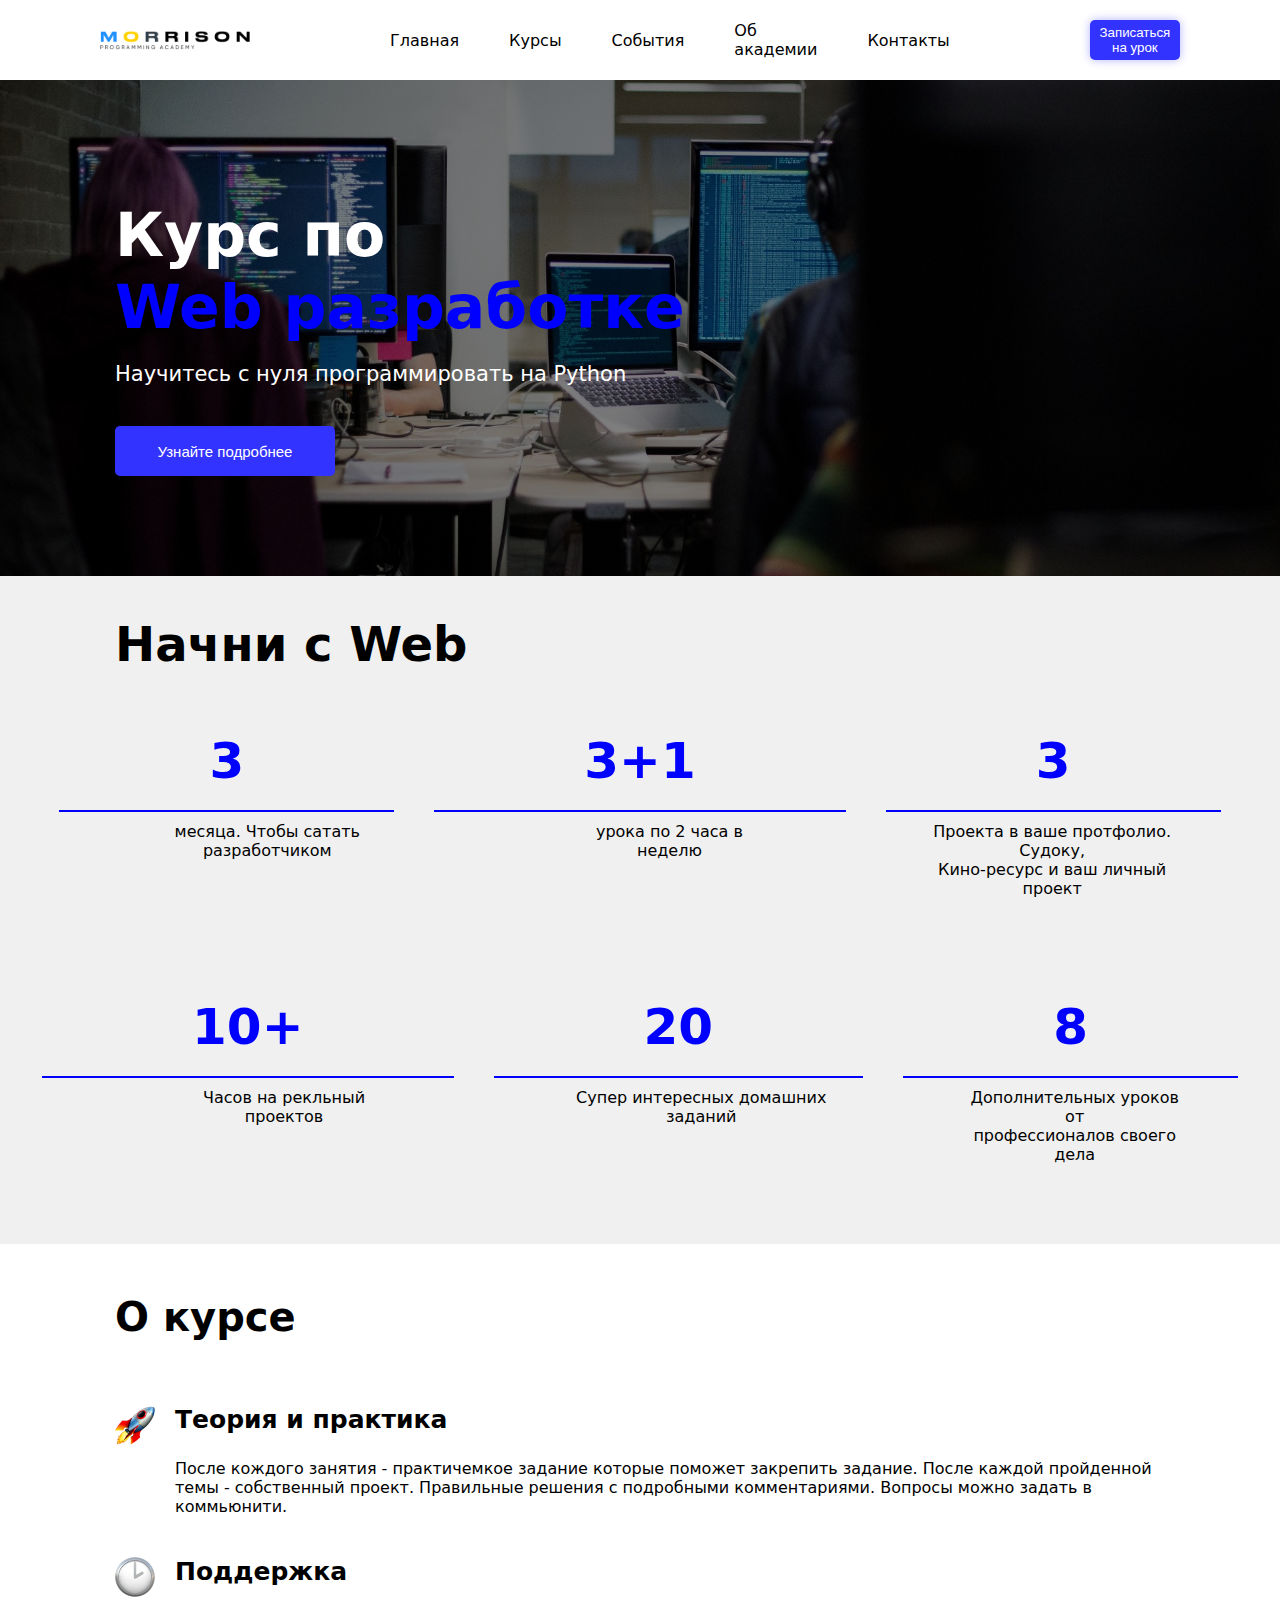
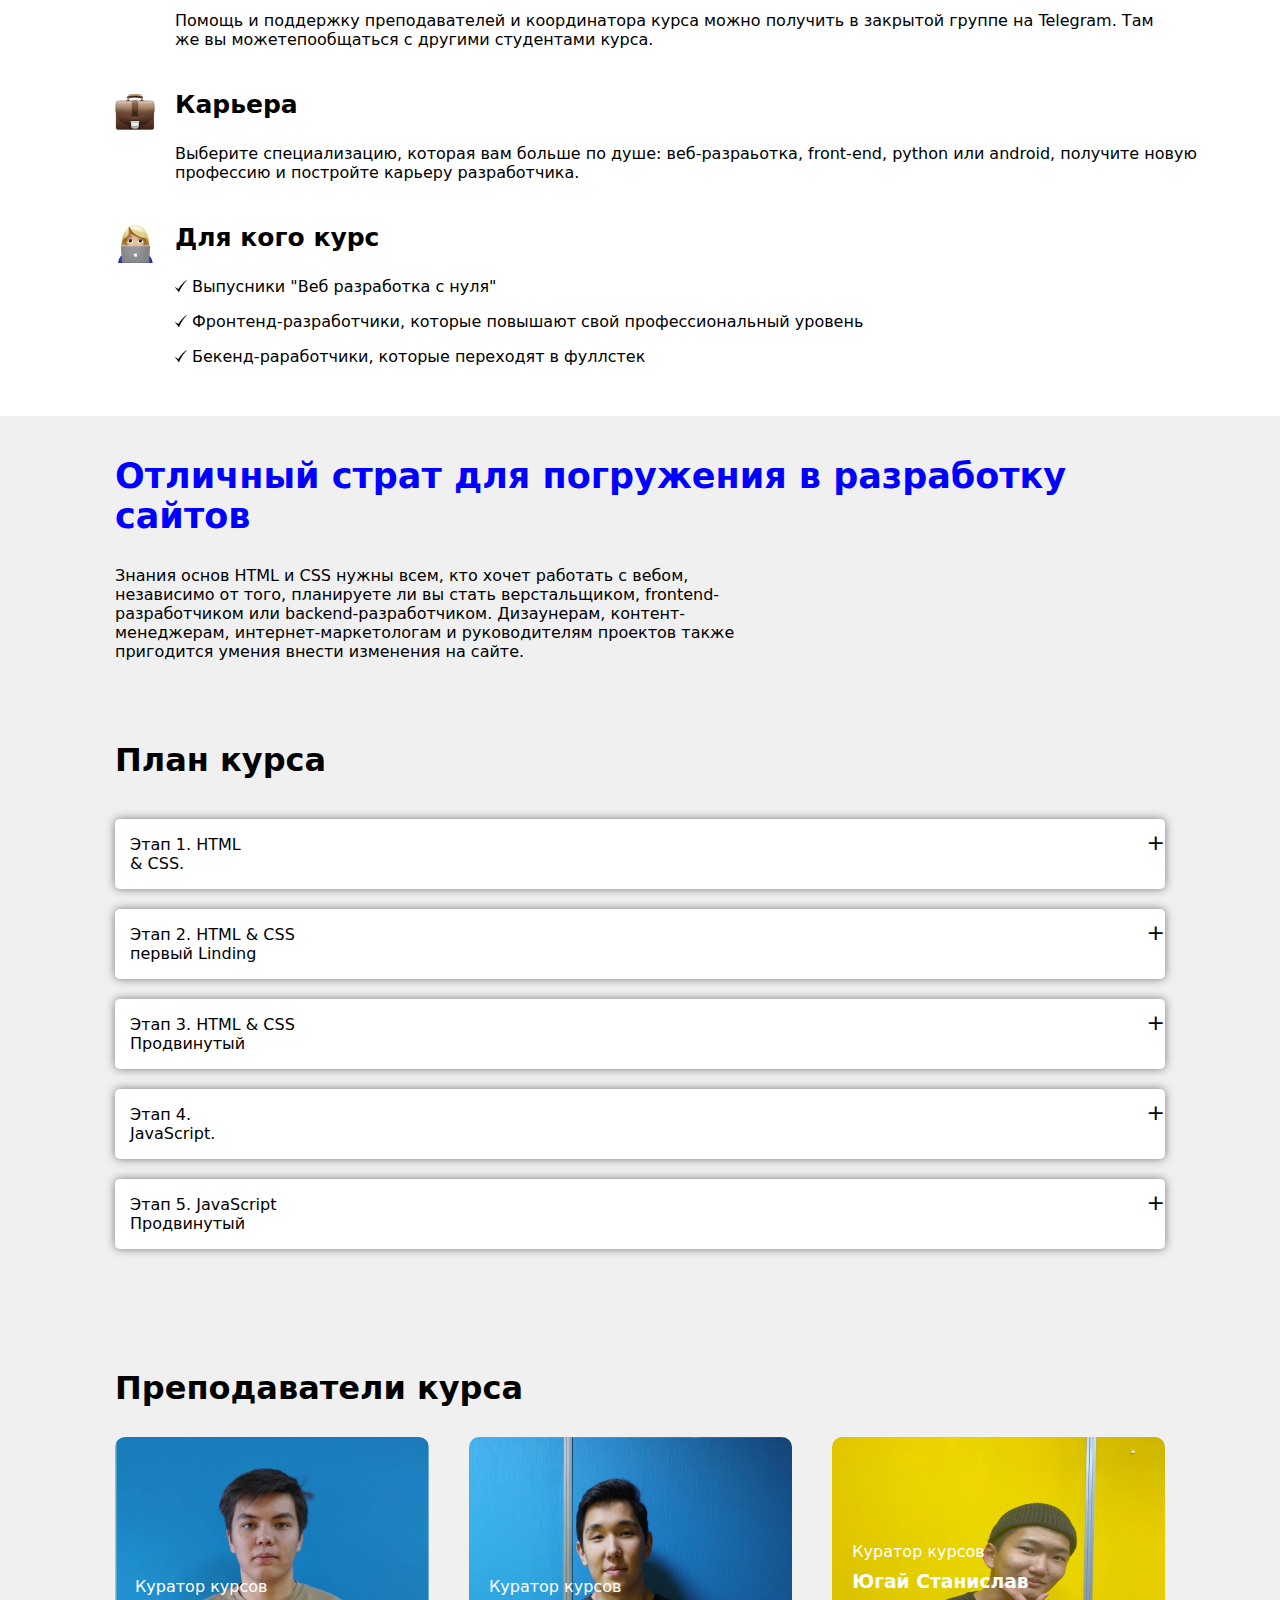
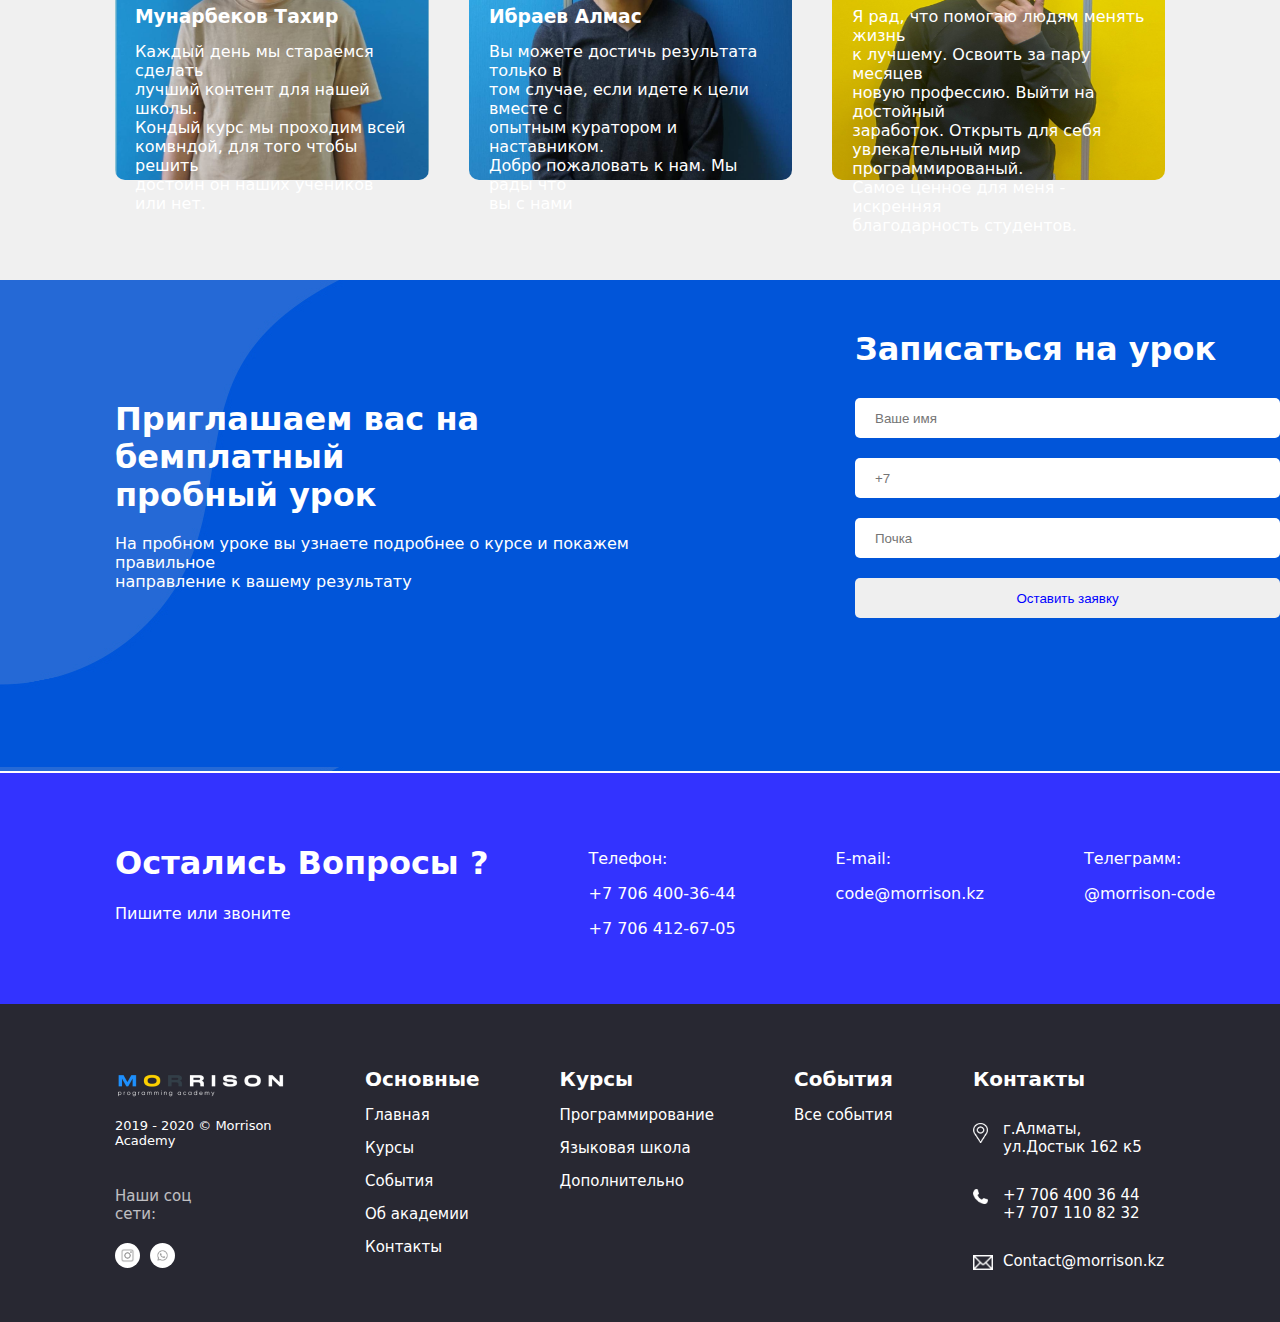
<file: HTML/Website6.html>
<!DOCTYPE html>
<html lang="en">

<head>
    <meta charset="UTF-8">
    <meta http-equiv="X-UA-Compatible" content="IE=edge">
    <meta name="viewport" content="width=device-width, initial-scale=1.0">
    <title>Website6</title>
    <link rel="stylesheet" href="../CSS/website6.css">
</head>

<body>
    <div class="image-back">
        <header>
            <img class="image-header" src="../Картинки/logo.png" alt="">
            <a class="gray-button-text-" href="../index.html">
                <p class="text-header">Главная</p>
            </a>
            <a class="gray-button-text-" href="../HTML/Website7.html">
                <p class="text-header">Курсы</p>
            </a>
            <a class="gray-button-text-" href="">
                <p class="text-header">События</p>
            </a>
            <a class="gray-button-text-" href="./Website2.html">
                <p class="text-header">Об академии</p>
            </a>
            <a class="gray-button-text-" href="./Website3.html">
                <p class="text-header">Контакты</p>
            </a>
            <button class="button-header">Записаться на урок</button>
        </header>
        <div class="text-back-black">
            <h1 class="text-h1">
                <div class="text-h1-blue">Курс по</div><br>Web разработке
            </h1>
            <p class="text-p">Научитесь с нуля программировать на Python</p>
            <button class="burron-1-">Узнайте подробнее</button>
        </div>
    </div>
    <div class="text-blue-h1">
        <h1 class="text-h1-text-">Начни с Web</h1>
        <div class="text-h1-">
            <h1 class="text-h1-3">3</h1>
            <h1 class="text-h1-3-1">3+1</h1>
            <h1 class="text-h1-4">3</h1>
        </div>
        <div class="text-text-p">
            <div class="text-div-flex">
                <p class="text-p-1">месяца. Чтобы сатать разработчиком</p>
                <p class="text-p-2">урока по 2 часа в неделю</p>
                <p class="text-p-3">Проекта в ваше протфолио. Судоку, <br> Кино-ресурс и ваш личный проект</p>
            </div>
        </div>
    </div>
    <div class="text-blue-h1">
        <div class="text-h1-">
            <h1 class="text-h1-3">10+</h1>
            <h1 class="text-h1-3-1">20</h1>
            <h1 class="text-h1-4">8</h1>
        </div>
        <div class="text-text-p">
            <div class="text-div-flex">
                <p class="text-p-4">Часов на рекльный проектов</p>
                <p class="text-p-5">Супер интересных домашних заданий</p>
                <p class="text-p-6">Дополнительных уроков от <br>профессионалов своего дела</p>
            </div>
        </div>
    </div>
    <div class="class-text-p">
        <h1 class="text-pp">О курсе</h1>
        <div class="text-flex">
            <img class="image-40px" src="../Картинки/emoji/rocket.png" alt="">
            <div>
                <h3 class="text-h3-p1">Теория и практика</h3>
                <p>После кождого занятия - практичемкое задание которые поможет закрепить задание. После каждой
                    пройденной<br>темы - собственный проект. Правильные решения с подробными комментариями. Вопросы
                    можно задать в<br>коммьюнити.</p>
            </div>
        </div>
        <div class="text-flex">
            <img class="image-40px" src="../Картинки/emoji/clock.png" alt="">
            <div>
                <h3 class="text-h3-p1">Поддержка</h3>
                <p>Помощь и поддержку преподавателей и координатора курса можно получить в закрытой группе на Telegram.
                    Там<br>же вы можетепообщаться с другими студентами курса.</p>
            </div>
        </div>
        <div class="text-flex">
            <img class="image-40px" src="../Картинки/emoji/case.png" alt="">
            <div>
                <h3 class="text-h3-p1">Карьера</h3>
                <p>Выберите специализацию, которая вам больше по душе: веб-разраьотка, front-end, python или android,
                    получите новую профессию и постройте карьеру разработчика.</p>
            </div>
        </div>
        <div class="text-flex">
            <img class="image-40px" src="../Картинки/emoji/female.png" alt="">
            <div>
                <h3 class="text-h3-p1">Для кого курс</h3>
                <p><img class="image-icon-text"
                        src="../Картинки/emoji/kisspng-check-mark-symbol-clip-art-black-check-mark-5b13a571e7b721.5616987915280141939491.png"
                        alt="">Выпусники "Веб разработка с нуля"</p>
                <p><img class="image-icon-text"
                        src="../Картинки/emoji/kisspng-check-mark-symbol-clip-art-black-check-mark-5b13a571e7b721.5616987915280141939491.png"
                        alt="">Фронтенд-разработчики, которые повышают свой профессиональный уровень</p>
                <p class="text-p-p-"><img class="image-icon-text"
                        src="../Картинки/emoji/kisspng-check-mark-symbol-clip-art-black-check-mark-5b13a571e7b721.5616987915280141939491.png"
                        alt="">Бекенд-раработчики, которые переходят в фуллстек</p>
            </div>
        </div>
    </div>
    <div class="text-back-grey-text-">
        <h1 class="text-t">Отличный страт для погружения в разработку <br>сайтов</h1>
        <p class="text-text-1">
            Знания основ HTML и CSS нужны всем, кто хочет работать с вебом,<br>
            независимо от того, планируете ли вы стать верстальщиком, frontend-<br>
            разработчиком или backend-разработчиком. Дизаунерам, контент-<br>
            менеджерам, интернет-маркетологам и руководителям проектов также<br>
            пригодится умения внести изменения на сайте.
        </p>
        <h1 class="text-h1-1-">План курса</h1>
        <div class="text-1245">
            <p class="text-p-p-1245">Этап 1. HTML & CSS.</p>
            <p class="text-te-5">+</p>
        </div>
        <div class="text-1245">
            <p class="text-p-p-1245">Этап 2. HTML & CSS первый Linding</p>
            <p class="text-te-1">+</p>
        </div>
        <div class="text-1245">
            <p class="text-p-p-1245">Этап 3. HTML & CSS Продвинутый</p>
            <p class="text-te-2">+</p>
        </div>
        <div class="text-1245">
            <p class="text-p-p-1245">Этап 4. JavaScript.</p>
            <p class="text-te-3">+</p>
        </div>
        <div class="text-1245">
            <p class="text-p-p-1245">Этап 5. JavaScript Продвинутый</p>
            <p class="text-te-4">+</p>
        </div>
        <h1 class="text-text-4">Преподаватели курса</h1>
        <div class="text-flex-div-1">
            <div class="text-div-d-1">
                <p class="text-p-p1">Куратор курсов</p>
                <h3 class="text-h3-h31">Мунарбеков Тахир</h3>
                <p class="text-p-p4">Каждый день мы стараемся сделать <br>лучший контент для нашей школы. <br>Кондый
                    курс мы проходим всей <br>комвндой, для того чтобы
                    решить <br>достоин он наших учеников или нет.</p>
            </div>
            <div class="text-div-d-2">
                <p class="text-p-p2">Куратор курсов</p>
                <h3 class="text-h3-h31">Ибраев Алмас</h3>
                <p class="text-p-p4">Вы можете достичь результата только в <br>том случае, если идете к цели вместе с
                    <br>опытным
                    куратором и наставником. <br>Добро пожаловать к нам. Мы рады что <br>вы с нами
                </p>
            </div>
            <div class="text-div-d-3">
                <p class="text-p-p3">Куратор курсов</p>
                <h3 class="text-h3-h31">Югай Станислав</h3>
                <p class="text-p-p4">Я рад, что помогаю людям менять жизнь <br>к лучшему. Освоить за пару месяцев
                    <br>новую профессию.
                    Выйти на достойный <br>заработок. Открыть для себя <br>увлекательный мир программированый. <br>Самое
                    ценное для меня - искренняя <br>благодарность студентов.
                </p>
            </div>
        </div>
    </div>
    <div class="back-image-blue">
        <div>
            <h1 class="text-h1-text-h">Приглашаем вас на бемплатный <br>пробный урок</h1>
            <p class="text-p-text-ph">На пробном уроке вы узнаете подробнее о курсе и покажем правильное <br>направление
                к вашему результату</p>
        </div>
        <div class="text-text-text">
            <h1 class="text-1-121">Записаться на урок</h1>
            <input class="text-input-1" type="text" placeholder="Ваше имя">
            <input class="text-input-1" type="text" placeholder="+7">
            <input class="text-input-1" type="text" placeholder="Почка">
            <button class="text-button-1">Оставить заявку</button>
        </div>
    </div>
    <div class="blue-white-text">
        <div class="white-text-1">
            <h1>Остались Вопросы ?</h1>
            <p>Пишите или звоните</p>
        </div>
        <div class="white-text-2">
            <p>Телефон:</p>
            <p>+7 706 400-36-44</p>
            <p>+7 706 412-67-05</p>
        </div>
        <div class="white-text-3">
            <p>E-mail:</p>
            <p>code@morrison.kz</p>
        </div>
        <div class="white-text-4">
            <p>Телеграмм:</p>
            <p>@morrison-code</p>
        </div>
    </div>
    <div class="Footer-text">
        <div>
            <img class="image-footer" src="../Картинки/logo-black.png" alt="">
            <p class="text-footer-p-1">2019 - 2020 © Morrison Academy</p>
            <p class="text-footer-p-2">Наши соц сети:</p>
            <img class="image-icon-white" src="../Картинки/10101020.png" alt="">
            <img class="image-icon-white-2" src="../Картинки/51515151.png" alt="">
        </div>
        <div class="text-columb-1">
            <h1 class="h1-footer">Основные</h1>
            <a class="black-gibbi" href="../HTML/Website.html">
                <p class="text-footer-p">Главная</p>
            </a>
            <a class="black-gibbi" href="../HTML/Website7.html">
                <p class="text-footer-p">Курсы</p>
            </a>
            <a class="black-gibbi" href="">
                <p class="text-footer-p">События</p>
            </a>
            <a class="black-gibbi" href="./Website2.html">
                <p class="text-footer-p">Об академии</p>
            </a>
            <a class="black-gibbi" href="./Website3.html">
                <p class="text-footer-p">Контакты</p>
            </a>
        </div>
        <div class="text-columb-2">
            <h1 class="h1-footer">Курсы</h1>
            <p class="text-footer-p">Программирование</p>
            <p class="text-footer-p">Языковая школа</p>
            <p class="text-footer-p">Дополнительно</p>
        </div>
        <div class="text-columb-3">
            <h1 class="h1-footer">События</h1>
            <p class="text-footer-p">Все cобытия</p>
        </div>
        <div class="text-columb-4">
            <h1 class="h1-footer">Контакты</h1>
            <div class="flex">
                <img class="image-icon-footer-1" src="../Картинки/pinpng.com-dot-icon-png-2086901.png" alt="">
                <p class="text-footer-p">г.Алматы, <br>ул.Достык 162 к5</p>
            </div>
            <div class="flex">
                <img class="image-icon-footer-2" src="../Картинки/pngfind.com-telephone-icon-png-369746.png" alt="">
                <p class="text-footer-p">+7 706 400 36 44 <br>+7 707 110 82 32</p>
            </div>
            <div class="flex">
                <img class="image-icon-footer-3" src="../Картинки/Daco_4064141.png" alt="">
                <p class="text-footer-p">Contact@morrison.kz</p>
            </div>
        </div>
    </div>
</body>

</html>
</file>
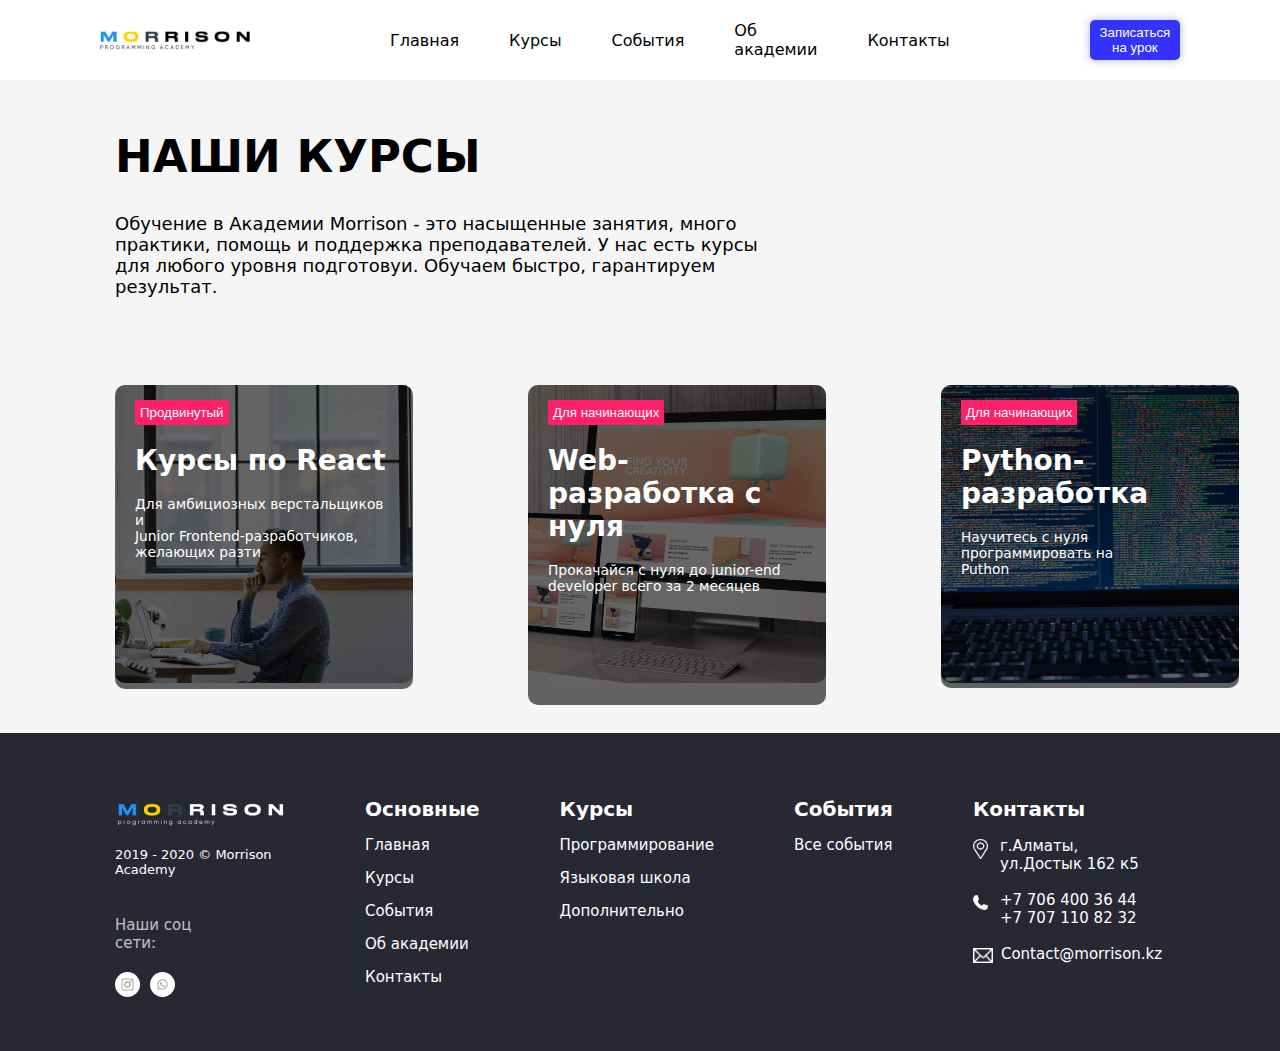
<file: HTML/Website7.html>
<!DOCTYPE html>
<html lang="en">

<head>
    <meta charset="UTF-8">
    <meta http-equiv="X-UA-Compatible" content="IE=edge">
    <meta name="viewport" content="width=device-width, initial-scale=1.0">
    <title>Document</title>
    <link rel="stylesheet" href="../CSS/website7.css">
</head>

<body>
    <header>
        <img class="image-header" src="../Картинки/logo.png" alt="">
        <a class="gray-button-text-" href="../index.html">
            <p class="text-header">Главная</p>
        </a>
        <a class="gray-button-text-" href="../HTML/Website7.html">
            <p class="text-header">Курсы</p>
        </a>
        <a class="gray-button-text-" href="">
            <p class="text-header">События</p>
        </a>
        <a class="gray-button-text-" href="./Website2.html">
            <p class="text-header">Об академии</p>
        </a>
        <a class="gray-button-text-" href="./Website3.html">
            <p class="text-header">Контакты</p>
        </a>
        <button class="button-header">Записаться на урок</button>
    </header>
    <div class="text-card-div">
        <div class="text-top-card">
            <h1 class="text-h1-1">НАШИ КУРСЫ</h1>
            <p class="text-p-1">Обучение в Академии Morrison - это насыщенные занятия, много <br>практики, помощь и поддержка преподавателей. У нас есть курсы<br>для любого уровня подготовуи. Обучаем быстро, гарантируем<br>результат.</p>
        </div>
        <div class="card-div">
            <a href="./Website5.html">
                <div class="card-1">
                    <div class="black-color">
                        <button class="button">Продвинутый</button>
                        <h1 class="h1">Курсы по React</h1>
                        <p class="p">Для амбициозных верстальщиков и <br>Junior Frontend-разработчиков, <br>желающих
                            разти
                        </p>
                    </div>
                </div>
            </a>
            <a href="./Website6.html">
                <div class="card-2">
                    <div class="black-color-2">
                        <button class="button">Для начинающих</button>
                        <h1 class="h1">Web-разработка с <br> нуля</h1>
                        <p class="p">Прокачайся с нуля до junior-end <br>developer всего за 2 месяцев</p>
                    </div>
                </div>
            </a>
            <a href="./Website4.html">
                <div class="card-3">
                    <div class="black-color-3">
                        <button class="button">Для начинающих</button>
                        <h1 class="h1">Python-разработка</h1>
                        <p class="p">Научитесь с нуля программировать на <br>Puthon</p>
                    </div>
                </div>
            </a>
        </div>
    </div>
    <div class="Footer-text">
        <div>
            <img class="image-footer" src="../Картинки/logo-black.png" alt="">
            <p class="text-footer-p-1">2019 - 2020 © Morrison Academy</p>
            <p class="text-footer-p-2">Наши соц сети:</p>
            <img class="image-icon-white" src="../Картинки/10101020.png" alt="">
            <img class="image-icon-white-2" src="../Картинки/51515151.png" alt="">
        </div>
        <div class="text-columb-1">
            <h1 class="h1-footer">Основные</h1>
            <a class="black-gibbi" href="../HTML/Website.html"><p class="text-footer-p">Главная</p></a>
            <a class="black-gibbi" href="../HTML/Website7.html"><p class="text-footer-p">Курсы</p></a>
            <a class="black-gibbi" href=""><p class="text-footer-p">События</p></a>
            <a class="black-gibbi" href="./Website2.html"><p class="text-footer-p">Об академии</p></a>
            <a class="black-gibbi" href="./Website3.html"><p class="text-footer-p">Контакты</p></a> 
        </div>
        <div class="text-columb-2">
            <h1 class="h1-footer">Курсы</h1>
            <p class="text-footer-p">Программирование</p>
            <p class="text-footer-p">Языковая школа</p>
            <p class="text-footer-p">Дополнительно</p>
        </div>
        <div class="text-columb-3">
            <h1 class="h1-footer">События</h1>
            <p class="text-footer-p">Все cобытия</p>
        </div>
        <div class="text-columb-4">
            <h1 class="h1-footer">Контакты</h1>
            <div class="flex">
                <img class="image-icon-footer-1" src="../Картинки/pinpng.com-dot-icon-png-2086901.png" alt="">
                <p class="text-footer-p-p1">г.Алматы, <br>ул.Достык 162 к5</p>
            </div>
            <div class="flex">
                <img class="image-icon-footer-2" src="../Картинки/pngfind.com-telephone-icon-png-369746.png" alt="">
                <p class="text-footer-p-p1">+7 706 400 36 44 <br>+7 707 110 82 32</p>
            </div>
            <div class="flex">
                <img class="image-icon-footer-3" src="../Картинки/Daco_4064141.png" alt="">
                <p class="text-footer-p-p1">Contact@morrison.kz</p>
            </div>
        </div>
    </div>
</body>

</html>
</file>
<file: CSS/website.css>
body {
    margin: 0 auto;
    padding: 0;
    font-family: system-ui;
    max-width: 1350px;
}
.text-div-mar {
    display: flex;
}
.div-madia-flex {
    display: flex;
}
a {
    text-decoration: none;
    color: black;
}
header {
    display: flex;
    align-items: center;
    justify-content: center;
    padding: 15px 0px 15px 0px;
    background-color: white;
    position: fixed;
    width: 100%;
}
.image-header {
    height: 50px;
    margin: 0px 115px 0px 95px;
}
.text-header {
    margin: 0px 25px;
}
.button-header {
    background-color: rgb(51, 51, 255);
    border: none;
    border-radius: 5px;
    color: white;
    width: 170px;
    height: 40px;
    margin: 0px 100px 0px 115px;
    box-shadow: 0px 0px 10px 0px rgba(0, 0, 255, 0.3);
    outline: none;
}
.button-header:active {
    top: .1em;
    left: .1em;
    box-shadow: 0 0 0 60px rgba(0, 0, 255, 0.3) inset;
}
.Morrison {
    margin: 0 auto;
}
.Morrison-welcome {
    display: flex;
    background-color: rgba(0, 0, 0, 0.7);
    align-items: center;
    justify-content: center;
}
.text-welcome-morrison-h1 {
    color: white;
    margin: 0px 0px 0px 0px;
    padding: 185px 0px 0px 115px;
    font-size: 44px;
}
.text-welcome-morrison-p {
    color: white;
    font-size: 20px;
    padding: 0px 0px 0px 115px;
}
.background-image {
    background: url(../Картинки/back/welcome-ng.jpg);
    width: 100%;
    background-repeat: no-repeat;
    background-size: 101% 65%;
}
.button-welcome-morrison {
    background-color: rgb(51, 51, 255);
    border: none;
    border-radius: 5px;
    color: white;
    width: 218px;
    height: 48.49px;
    font-size: 14px;
    margin: 14px 0px 130px 115px;
    outline: none;
}
.button-welcome-morrison:active {
    top: .1em;
    left: .1em;
    box-shadow: 0 0 0 60px rgba(0, 0, 255, 0.3) inset;
}
.morrison-consultation {
    margin: 0 auto;
}
.text-consultation {
    color: white;
    font-size: 26px;
    padding: 60px 0px 0px 245px;
}
.input-consultation-1 {
    border: none;
    font-size: 15px;
    height: 30px;
    width: 290px;
    padding: 10px 25px;
    border-radius: 5px;
    outline: none;
    margin: 10px 0px 10px 245px;
    color: black;
}
.input-consultation-2 {
    outline: none;
    border: none;
    height: 30px;
    width: 290px;
    padding: 10px 25px;
    border-radius: 5px;
    margin: 10px 0px 10px 245px;
    font-size: 15px;
    color: black;
}
.input-consultation-3 {
    outline: none;
    font-size: 15px;
    height: 30px;
    width: 290px;
    padding: 10px 25px;
    border-radius: 5px;
    border: none;
    margin: 10px 0px 10px 245px;
    color: black;
}
.button-consultation {
    margin: 10px 0px 10px 245px;
    background-color: rgb(51, 51, 255);
    border: none;
    border-radius: 5px;
    font-size: 14px;
    color: white;
    width: 340px;
    height: 50px;
    outline: none;
}
.button-consultation:active {
    top: .1em;
    left: .1em;
    box-shadow: 0 0 0 60px rgba(0, 0, 255, 0.3) inset;
}
.Morrison-code {
    display: flex;
    background-color: white;
}
.text-morrison-code-h1 {
    margin: 100px 0px 0px 115px;
    font-size: 40px;
}
.text-morrison-code-p {
    margin: 20px 0px 0px 115px;
    width: 430px;
}
.image-morrison-code-1 {
    width: 45px;
    height: 45px;
    margin: 100px 0px 0px 87px;
}
.morison-code-div-1 {
    display: flex;
}
.text-morrison-code-h1-1 {
    font-size: 15.5px;
    margin: 100px 0px 0px 15px;
    width: 230px;
}
.text-morrison-code-p-1 {
    font-size: 14.5px;
    margin: 12px 0px 0px 15px;
    width: 230px;
}
.image-morrison-code-2 {
    width: 45px;
    height: 45px;
    margin: 20px 0px 0px 86px;
}
.morison-code-div-2 {
    display: flex;
    width: 230px;
}
.text-morrison-code-h1-2 {
    font-size: 15.5px;
    margin: 20px 0px 0px 15px;
    width: 230px;
}
.text-morrison-code-p-2 {
    font-size: 14.5px;
    margin: 12px 0px 0px 15px;
}
.image-morrison-code-3 {
    width: 45px;
    height: 45px;
    margin: 100px 0px 0px 50px;
}
.morison-code-div-3 {
    display: flex;
    width: 350px;
    margin: 0px 0px 0px 0px;
}
.text-morrison-code-h1-3 {
    font-size: 15.5px;
    margin: 100px 0px 0px 15px;
    width: 230px;
}
.text-morrison-code-p-3 {
    font-size: 14.5px;
    margin: 12px 119px 0px 15px;
    width: 230px;
}
.image-morrison-code-4 {
    width: 45px;
    height: 45px;
    margin: 65px 0px 0px 50px;
}
.morison-code-div-4 {
    display: flex;
    width: 430px;
    margin: 0px 0px 0px 0px;
}
.text-morrison-code-h1-4 {
    font-size: 15.5px;
    margin: 65px 0px 0px 15px;
    width: 230px;
}
.text-morrison-code-p-4 {
    font-size: 14.5px;
    margin: 10px 89px 100px 15px;
    width: 230px;
}
.Blue-text-h1 {
    color: blue;
}
.brend-text-div {
    background: rgba(0, 0, 0, 0.1);
    display: flex;
}
.background-gray {
    margin: 0px 0px 0px 0px;
    padding: 0px 0px 0px 0px;
    display: flex;
    background: rgba(0, 0, 0, 0.03);
}
.text-h1 {
    margin: 145px 0px 145px 115px;
    font-size: 25px;
}
.Blue-text-h1 {
    width: 385px;
}
.text-blue-h1 {
    display: flex;
    width: 450px;
}
.image-brend {
    height: 150px;
}
.image-brend-div {
    margin: 40px 0px 40px 220px;
}
.image {
    height: 80px;
}
.icon-text-p {
    display: flex;
    align-items: center;
    margin: 0px 0px 50px 0px;
}
.text- {
    font-size: 25px;
    margin: 70px 0px 30px 115px;
}
.text-p {
    font-size: 18px;
    margin: 0px 0px 0px 0px;
    width: 600px;
}
.image {
    margin: 0px 50px 0px 115px;
}
.button-text-p {
    font-size: 15px;
    background-color: rgb(51, 51, 255);
    border: none;
    border-radius: 5px;
    color: white;
    width: 140px;
    height: 45px;
    margin: 0px 110px 0px 293px;
    box-shadow: 0px 0px 10px 0px rgba(0, 0, 255, 0.3);
    outline: none;
}
.button-text-p:active {
    top: .1em;
    left: .1em;
    box-shadow: 0 0 0 60px rgba(0, 0, 255, 0.3) inset;
}
.text-bottom-icon {
    padding: 0px 0px 5px 0px;
    margin: 0px 1168px 25px 115px;
    color: blue;
    border-bottom: 2px solid blue;
}
.card-1 {
    background: url(../Картинки/pages/react.png);
    background-repeat: no-repeat;
    margin: 0px 0px 50px 115px;
    width: 298px;
    height: 298px;
    border-radius: 10px;
    background-size: 100%;
    transition: 0.2s;
}
.button {
    border: none;
    padding: 5px;
    background: rgb(255, 32, 106);
    color: white; 
}
.p {
    color: white;
    font-size: 13.8px;
}
.h1 {
    font-size: 28px;
    color: white;
}
.black-color {
    background: rgba(0, 0, 0, 0.6);
    padding: 15px 20px 115px 20px;
    border-radius: 10px 10px 10px 10px;
}
.card-div {
    display: flex;
}
.card-2 {
    background: url(../Картинки/pages/web.png);
    background-repeat: no-repeat;
    margin: 0px 0px 50px 115px;
    width: 298px;
    height: 298px;
    border-radius: 10px;
    background-size: 100%;
    transition: 0.2s;
}
.card-3 {
    background: url(../Картинки/pages/python.png);
    background-repeat: no-repeat;
    margin: 0px 0px 50px 115px;
    width: 298px;
    height: 298px;
    border-radius: 10px;
    background-size: 100%;
    transition: 0.2s;
}
.black-color-2 {
    background: rgba(0, 0, 0, 0.6);
    padding: 15px 20px 97px 20px;
    border-radius: 10px 10px 10px 10px;
}
.black-color-3 {
    background: rgba(0, 0, 0, 0.6);
    padding: 15px 20px 97px 20px;
    border-radius: 10px 10px 10px 10px;
}
.Email-div {
    background: url(../Картинки/back/back-sub.jpg);
    background-size: 135vw 32vh;
    display: flex;
}
.text-h1-Email {
    font-size: 20px;
    margin: 50px 0px 0px 115px;
    color: white;
    width: 320px;
}
.text-p-Email {
    font-size: 15px;
    margin: 20px 0px 50px 115px;
    color: white;
}
.input-Email {
    border: none;
    border-radius: 7px 0px 0px 7px;
    width: 180px;
    height: 40px;
    margin: 0px;
    padding: 0px 20px;
    outline: none;
}
.button-Email {
    border: none;
    border-radius: 0px 7px 7px 0px;
    width: 150px;
    font-size: 16px;
    height: 40px;
    margin: 0px;
    background: rgb(0, 0, 94);
    outline: none;
    color: white;
}
.button-Email:active {
    top: .1em;
    left: .1em;
    box-shadow: 0 0 0 60px rgba(0, 0, 255, 0.3) inset;
}
.input-button {
    display: flex;
    margin: 80px 0px 0px 420px;
}
.WEB {
    display: flex;
}
.WEB-h1 {
    margin: 100px 0px 0px 115px;
    width: 500px;
}
.WEB-p {
    margin: 40px 0px 0px 115px;
    width: 350px;
}
.WEB-button {
    margin: 30px 0px 0px 115px;
    font-size: 15px;
    background-color: rgb(51, 51, 255);
    border: none;
    border-radius: 5px;
    color: white;
    width: 200px;
    height: 45px;
    box-shadow: 0px 0px 10px 0px rgba(0, 0, 255, 0.3);
    outline: none;
}
.WEB-button:active {
    top: .1em;
    left: .1em;
    box-shadow: 0 0 0 60px rgba(0, 0, 255, 0.3) inset;
}
.WEB-image {
    margin: 60px 0px 0px 100px;
}
.web-text {
    display: flex;
    align-items: center;
}
.web-text-h1 {
    margin: 50px 0px 100px 115px;
}
.web-text-p {
    margin: 50px 0px 100px 710px;
}
.blue-white-text {
    background: rgb(51, 51, 255);
    display: flex;
    color: white;
    margin: 0px;
    padding: 50px 0px 50px 115px;
}
.white-text-2 {
    margin: 10px 0px 0px 100px;
}
.white-text-3 {
    margin: 10px 0px 0px 100px;
}
.white-text-4 {
    margin: 10px 0px 0px 100px;
}
.Footer-text {
    display: flex;
    background: rgb(40, 40, 50);
    color: white;
}
.image-footer {
    width: 180px;
    margin: 50px 0px 0px 115px;
}
.image-icon-white {
    width: 8%;
    border-radius: 100%;
    margin: 0px 0px 50px 115px;
}
.image-icon-white-2 {
    width: 8%;
    border-radius: 100%;
    margin: 0px 0px 50px 5px;
}
.text-footer-p-1 {
    color: white;
    font-size: 13px;
    margin: 0px 0px 0px 115px;
    width: 200px;
}
.text-footer-p-2 {
    color: white;
    font-size: 15px;
    opacity: 0.7;
    margin: 39px 0px 20px 115px;
    width: 110px;
}
.image-icon-footer-1 {
    width: 15px;
    height: 20px;
    margin: 5px 12px 0px 0px;
}
.image-icon-footer-2 {
    width: 15px;
    height: 15px;
    margin: 7px 12px 0px 0px;
}
.image-icon-footer-3 {
    width: 20px;
    height: 15px;
    margin: 6px 8px 80px 0px;
}
.flex {
    display: flex;
}
.h1-footer {
    font-size: 20px;
}
.text-columb-1 {
    margin: 50px 40px 0px 50px;
}
.text-columb-2 {
    margin: 50px 40px 0px 40px;
}
.text-columb-3 {
    margin: 50px 40px 0px 40px;
}
.text-columb-4 {
    margin: 50px 150px 0px 40px;
}
.text-footer-p {
   font-size: 15px;
    margin: 15px 0px 0px 0px;
}
.text-footer-p-p1 {
   font-size: 15px;
    margin: 3px 0px 15px 0px;
}
.card-3:hover {
    transition: 0.2s;
    transform: scale(1.07); 
}
.card-2:hover {
    transition: 0.2s;
    transform: scale(1.07); 
}
.card-1:hover {
    transition: 0.2s;
    transform: scale(1.07); 
}
.black-gibbi {
    color: white;
    transition: 0.1s;
}
.black-gibbi:hover {
    color: black;
    transition: 0.1s;
}
.gray-button-text- {
    color: black;
}
.gray-button-text-:hover {
    color: rgba(0, 0, 0, 0.5);
}

@media (max-width: 500px) {
    body {
        margin: 0 auto;
        padding: 0;
        max-width: 400px;
    }
    .Morrison-welcome {
        display: block;
    }
    .text-welcome-morrison-h1 {
        width: 200px;
        font-size: 25px;
        margin: 0px;
        padding: 100px 0px 0px 20px;
    }
    .background-image {
        background-size: 200vw 102vh;
    }
    .text-welcome-morrison-p {
        font-size: 17px;
        padding: 0px 150px 0px 20px;
    }
    .button-welcome-morrison {
        opacity: 0;
        margin: 0px;
        padding: 0px;
        width: 0px;
        height: 0px;
    }
    header {
        display: flex;
        align-items: center;
        justify-content: center;
        padding: 5px 0px;
        background-color: white;
        position: fixed;
        width: 100%;
    }
    .image-header {
        height: 40px;
        padding: 0px 0px 0px 160px;
        margin: 0px;
    }
    .text-header {
        margin: 0px;
        opacity: 0;
        margin: 0px;
        padding: 0px;
    }
    .button-header {
        opacity: 0;
        padding: 0px;
        margin: 0px;
    }
    .text-consultation {
        padding: 0px 0px 0px 20px;
        margin: 0px;
        font-size: 20px;
    }
    .input-consultation-1 {
        margin: 20px 0px 0px 20px;
        height: 30px;
        width: 220px;
        font-size: 17px;
    }
    .input-consultation-2 {
        margin: 20px 0px 0px 20px;
        height: 30px;
        width: 220px;
        font-size: 17px;
    }
    .input-consultation-3 {
        margin: 20px 0px 0px 20px;
        height: 30px;
        width: 220px;
        font-size: 17px;
    }
    .button-consultation {
        margin: 20px 0px 40px 20px;
        height: 50px;
        width: 270px;
        font-size: 17px;
    }
    .text-morrison-code-h1 {
        margin: 50px 0px 0px 20px;
        font-size: 25px;
    }
    .morison-code-div-1 {
        display: block;
    }
    .morison-code-div-2 {
        display: block;
    }
    .morison-code-div-3 {
        display: block;
        width: 160px;
        margin: 0px;
    }
    .morison-code-div-4 {
        display: block;
        width: 160px;
        margin: 0px;
    }
    .background-gray {
        margin: 0px 0px 0px 0px;
        padding: 0px 0px 0px 0px;
        display: block;
        background: rgba(0, 0, 0, 0.03);
    }
    .text-morrison-code-p {
        margin: 10px 80px 0px 20px;
        font-size: 14px;
        width: 300px;
    }
    .image-morrison-code-1 {
        margin: 20px 0px 0px 20px;
    }
    .text-morrison-code-h1-1 {
        margin: 0px 0px 0px 20px;
        width: 135px;
        font-size: 14px;
    }
    .text-morrison-code-p-1 {
        font-size: 12px;
        margin: 0px 0px 0px 20px;
        width: 130px;
    }
    .image-morrison-code-2 {
        margin: 20px 0px 0px 20px;
    }
    .text-morrison-code-h1-2 {
        margin: 0px 0px 0px 20px;
        width: 135px;
        font-size: 14px;
    }
    .text-morrison-code-p-2 {
        font-size: 12px;
        margin: 0px 0px 0px 20px;
        width: 130px;
    }
    .image-morrison-code-3 {
        margin: 20px 0px 0px 20px;
    }
    .text-morrison-code-h1-3 {
        margin: 0px 0px 0px 20px;
        width: 135px;
        font-size: 14px;
    }
    .text-morrison-code-p-3 {
        font-size: 12px;
        margin: 0px 0px 0px 20px;
        width: 130px;
    }
    .image-morrison-code-4 {
        margin: 55px 0px 0px 20px;
    }
    .text-morrison-code-h1-4 {
        margin: 0px 0px 0px 20px;
        width: 135px;
        font-size: 14px;
    }
    .text-morrison-code-p-4 {
        font-size: 12px;
        margin: 0px 0px 50px 20px;
        width: 130px;
    }
    .div-madia-flex {
        display: flex;
    }
    .brend-text-div {
        display: block;
    }
    .image-brend {
        height: 85px;
        margin: 0px 10px 0px 0px;
    }
    .image-brend-div {
        margin: 0px 0px 0px 20px;
    }
    .text-h1 {
        padding: 20px 0px 0px 0px;
        margin: 0px 0px 0px 20px;
        font-size: 15px;
        width: 350px;
    }
    .Blue-text-h1 {
        width: 234px;
        margin: 0px;
    }
    .text- {
        width: 250px;
        font-size: 20px;
        margin: 30px 0px 0px 20px;
    }
    .text-p {
        font-size: 15px;
        margin: 0px 0px 0px 20px;
        width: 270px;
    }
    .image {
        margin: 20px 0px 20px 20px;
    }
    .icon-text-p {
        display: block;
        align-items: center;
        margin: 0px 0px 0px 0px;
    }
    .button-text-p {
        margin: 20px 0px 20px 20px;
    }
    .text-bottom-icon {
        width: 68px;
        padding: 0px 0px 0px 0px;
        margin: 0px 0px 0px 20px;
        color: blue;
        border-bottom: 2px solid blue;
    }
    .card-div {
        display: block;
    }
    .card-1 {
        background: url(../Картинки/pages/react.png);
        background-repeat: no-repeat;
        margin: 20px 0px 0px 20px;
        width: 270px;
        height: 210px;
        border-radius: 10px;
        background-size: 100%;
        transition: 0.2s;
    }
    .card-2 {
        background: url(../Картинки/pages/web.png);
        background-repeat: no-repeat;
        margin: 20px 0px 0px 20px;
        width: 270px;
        height: 210px;
        border-radius: 10px;
        background-size: 100%;
        transition: 0.2s;
    }
    .card-3 {
        background: url(../Картинки/pages/python.png);
        background-repeat: no-repeat;
        margin: 20px 0px 20px 20px;
        width: 270px;
        height: 210px;
        border-radius: 10px;
        background-size: 100% 100%;
        transition: 0.2s;
    }
    .black-color {
        background: rgba(0, 0, 0, 0.6);
        padding: 15px 20px 28px 20px;
        border-radius: 10px 10px 10px 10px;
    }
    .black-color-2 {
        background: rgba(0, 0, 0, 0.6);
        padding: 15px 20px 10px 20px;
        border-radius: 10px 10px 10px 10px;
    }
    .black-color-3 {
        background: rgba(0, 0, 0, 0.6);
        padding: 15px 20px 10px 20px;
        border-radius: 10px 10px 10px 10px;
    }
    .text-h1-Email {
        width: 250px;
        font-size: 15px;
        margin: 20px 0px 0px 20px;
        color: white;
    }
    .text-p-Email {
        width: 200px;
        font-size: 14px;
        margin: 8px 0px 0px 20px;
        color: white;
    }
    .input-button {
        display: flex;
        margin: 20px 0px 20px 20px;
    }
    .Email-div {
        padding: 1px 0px;
        display: block;
    }
    .input-Email {
        border: none;
        border-radius: 7px 0px 0px 7px;
        width: 130px;
        height: 30px;
        margin: 0px;
        padding: 0px 10px;
        outline: none;
        font-size: 10px;
    }
    .button-Email {
        border: none;
        border-radius: 0px 7px 7px 0px;
        width: 100px;
        font-size: 11px;
        height: 30px;
        margin: 0px;
        background: rgb(0, 0, 94);
        outline: none;
        color: white;
    }
    .WEB {
        display: block;
    }
    .WEB-h1 {
        width: 280px;
        font-size: 19px;
        margin: 20px 0px 0px 20px;
    }
    .WEB-p {
        width: 280px;
        font-size: 13px;
        margin: 20px 0px 0px 20px;
    }
    .WEB-button {
        margin: 20px 0px 0px 20px;
        font-size: 12px;
        background-color: rgb(51, 51, 255);
        border: none;
        border-radius: 5px;
        color: white;
        width: 190px;
        height: 40px;
        box-shadow: 0px 0px 10px 0px rgba(0, 0, 255, 0.3);
        outline: none;
    }
    .WEB-image {
        width: 280px;
        margin: 20px 0px 0px 20px;
    }
    .web-text-h1 {
        font-size: 15px;
        margin: 20px 0px 20px 20px;
    }
    .web-text-p {
        font-size: 11px;
        margin: 20px 0px 20px 30px;
    }
    .blue-white-text {
        background: rgb(51, 51, 255);
        display: block;
        color: white;
        margin: 0px;
        padding: 30px 0px 30px 0px;
    }
    .white-text-2 {
        margin: 10px 0px 0px 20px;
    }
    .white-text-3 {
        margin: 10px 0px 0px 20px;
    }
    .white-text-4 {
        margin: 10px 0px 0px 20px;
    }
    .white-text-1 {
        font-size: 12px;
        margin: 0px 0px 0px 20px;
    }
    .image-footer {
        width: 150px;
        margin: 20px 0px 0px 20px;
    }
    .text-footer-p-1 {
        color: white;
        font-size: 11px;
        margin: 0px 0px 0px 20px;
        width: 180px;
    }
    .text-footer-p-2 {
        color: white;
        font-size: 11px;
        opacity: 0.7;
        margin: 20px 0px 20px 20px;
        width: 100px;
    }
    .image-icon-white {
        width: 30px;
        border-radius: 100%;
        margin: 0px 0px 0px 20px;
    }
    .image-icon-white-2 {
        width: 30px;
        border-radius: 100%;
        margin: 0px 0px 0px 5px;
    }
    .text-columb-1 {
        margin: 0px;
        padding: 0px;
        opacity: 0;
        width: 0px;
        height: 0px;
    }
    .text-columb-2 {
        margin: 0px;
        padding: 0px;
        opacity: 0;
        width: 0px;
        height: 0px;
    }
    .text-columb-3 {
        margin: 0px;
        padding: 0px;
        opacity: 0;
        width: 0px;
        height: 0px;
    }
    .text-columb-4 {
        margin: 30px 0px 0px 20px;
    }
    .Footer-text {
        display: block;
    }
    .h1-footer {
        font-size: 15px;
        margin: 0px;
        padding: 0px;
    }
    .image-icon-footer-1 {
        width: 10px;
        height: 15px;
        margin: 10px 12px 0px 0px;
    }
    .image-icon-footer-2 {
        width: 10px;
        height: 10px;
        margin: 10px 12px 0px 0px;
    }
    .image-icon-footer-3 {
        width: 15px;
        height: 10px;
        padding: 0px 8px 0px 0px;
    }
    .text-footer-p-p1 {
        width: 100px;
        font-size: 12px;
        padding: 2px 0px 0px 0px;
     }
     .text-div-mar {
        display: block;
    }
    .text-blue-h1 {
        display: flex;
        width: 350px;
    }
}

@media (max-width: 1366px) {
    .menu__btn > span {
        opacity: 0;
     }
     .menu__btn > span::before {
        opacity: 0;
     }
     .menu__btn > span::after{
        opacity: 0;
     }
     @media (max-width: 500px) {
        .menu__btn > span {
            opacity: 1;
         }
         .menu__btn > span::before {
            opacity: 1;
         }
         .menu__btn > span::after{
            opacity: 1;
         }
     }
}

#menu__toggle {
    opacity: 0;
  }
  /* стилизуем кнопку */
  .menu__btn {
    display: flex; /* используем flex для центрирования содержимого */
    align-items: center;  /* центрируем содержимое кнопки */
    position: fixed;
    top: 13px;
    left: 260px;
    width: 26px;
    height: 26px;
    cursor: pointer;
    z-index: 1;
  }
  /* добавляем "гамбургер" */
  .menu__btn > span,
  .menu__btn > span::before,
  .menu__btn > span::after {
    display: block;
    position: absolute;
    width: 100%;
    height: 2px;
    background: #a1a1a1;
  }
  .menu__btn > span::before {
    content: '';
    top: -8px;
  }
  .menu__btn > span::after {
    content: '';
    top: 8px;
  }
  /* контейнер меню */
.menu__box {
    display: block;
    position: fixed;
    visibility: hidden;
    top: 0;
    left: 0;
    width: 100%;
    height: 100%;
    margin: 0px 0px 0px 0px;
    padding: 80px 25px 80px 20px;
    list-style: none;
    text-align: center;
    background-color: #ECEFF1;
    box-shadow: 1px 0px 6px rgba(0, 0, 0, .2);
  }
  /* элементы меню */
  .menu__item {
    display: block;
    padding: 12px 24px;
    color: #333;
    font-family: 'Roboto', sans-serif;
    font-size: 20px;
    font-weight: 600;
    text-decoration: none;
  }
  .menu__item:hover {
    background-color: #CFD8DC;
  }
  #menu__toggle:checked ~ .menu__btn > span {
    transform: rotate(45deg);
  }
  #menu__toggle:checked ~ .menu__btn > span::before {
    top: 0;
    transform: rotate(0);
  }
  #menu__toggle:checked ~ .menu__btn > span::after {
    top: 0;
    transform: rotate(90deg);
  }
  #menu__toggle:checked ~ .menu__box {
    visibility: visible;
    left: 0;
  }
  .menu__btn > span,
.menu__btn > span::before,
.menu__btn > span::after {
  transition-duration: .25s;
}
.menu__box {
  transition-duration: .25s;
}
.menu__item {
  transition-duration: .25s;
}
</file>
<file: CSS/website2.css>
body {
    margin: 0 auto;
    padding: 0;
    font-family: system-ui;
}
a {
    text-decoration: none;
    color: black;
}
header {
    display: flex;
    align-items: center;
    justify-content: center;
    padding: 15px 0px 15px 0px;
    background-color: white;
    position: fixed;
    width: 100%;
    z-index: 2;
}
.image-header {
    height: 50px;
    margin: 0px 115px 0px 100px;
}
.text-header {
    margin: 0px 25px;
}
.button-header {
    background-color: rgb(51, 51, 255);
    border: none;
    border-radius: 5px;
    color: white;
    width: 170px;
    height: 40px;
    margin: 0px 100px 0px 115px;
    box-shadow: 0px 0px 10px 0px rgba(0, 0, 255, 0.3);
    outline: none;
}
.button-header:active {
    top: .1em;
    left: .1em;
    box-shadow: 0 0 0 60px rgba(0, 0, 255, 0.3) inset;
}
.text-h1 {
    display: flex;
    padding: 140px 0px 25px 0px;
    font-size: 42px;
    margin: 0px;
}
.text-h1-2 {
    margin: 0px 10px 0px 115px;
    color: blue;
}
.text-h1-div {
    background: rgba(0, 0, 0, 0.06);
}
.text-p {
    padding: 0px 0px 20px 115px;
    margin: 0px;
}
.button-text {
    background-color: rgb(51, 51, 255);
    border: none;
    border-radius: 5px;
    color: white;
    width: 170px;
    height: 40px;
    margin: 0px 0px 70px 115px;
    box-shadow: 0px 0px 10px 0px rgba(0, 0, 255, 0.3);
    outline: none;
}
.button-text:active {
    top: .1em;
    left: .1em;
    box-shadow: 0 0 0 60px rgba(0, 0, 255, 0.3) inset;
}
.text-h1-text {
    font-size: 23px;
}
.margin- {
    padding: 0px 0px 0px 115px;
}
.text-p-text {
    font-size: 15px;
    padding: 0px 0px 20px 0px;
}
.text-div-image {
    display: flex;
}
.image- {
    width: 500px;
    height: 500px;
    margin: 0px 0px 30px 100px;
}
.div-1 {
    background: url(../Картинки/back/back-founder.png);
    background-size: 100% 110%;
    background-repeat: no-repeat;
}
.div-div {
    color: white;
    margin: 0px;
    padding: 100px 0px 100px 600px;
}
.text-h4 {
    margin: 50px 0px 0px 0px;
}
.image-1020 {
    width: 170px;
    height: 170px;
    border-radius: 100%;
}
.div-image-div {
    display: flex;
    justify-content: center;
}
.text-p-p-p {
    text-align: center;
    margin: 50px 0px 30px 0px;
}
.text-big-text {
    margin: 0px 25px 0px 25px;
    text-align: center;
}
.text-h1-h1-h1 {
    margin: 0px 100px 0px 0px;
    color: rgb(51, 51, 255);
}
.text-h1-h1-h1-1 {
    margin: 0px 0px 0px 0px;
}
.button-text-p-p {
    background-color: rgb(51, 51, 255);
    border: none;
    border-radius: 5px;
    color: white;
    width: 170px;
    height: 40px;
    outline: none;
}
.button-text-p-p:active {
    top: .1em;
    left: .1em;
    box-shadow: 0 0 0 60px rgba(0, 0, 255, 0.3) inset;
}
.div-class-div {
    box-shadow: 0px 0px 10px 0px rgba(0, 0, 0, 0.24);
    border-radius: 5px;
    width: 460px;
    margin: 100px 0px 100px 115px;
    padding: 20px;
}
.div-class-div-1 {
    box-shadow: 0px 0px 10px 0px rgba(0, 0, 0, 0.24);
    border-radius: 5px;
    width: 460px;
    margin: 100px 0px 100px 125px;
    padding: 20px;
}
.card-text-button {
    display: flex;
}
.blue-text-image {
    background: url(../Картинки/back/back-about-select-2.jpg);
    background-size: 123% 100%;
    background-repeat: no-repeat;
    display: flex;
    border-bottom: 2px solid white;
}
.text__h1 {
    margin: 0px;
    color: white;
    padding: 70px 0px 0px 115px;
}
.text__p {
    margin: 0px;
    padding: 30px 0px 40px 115px;
    color: white;
}
.button__p {
    margin: 0px 0px 70px 115px;
    width: 170px;
    height: 40px;
    border: none;
    border-radius: 5px;
    color: blue;
}
.button__p:active {
    top: .1em;
    left: .1em;
    box-shadow: 0 0 0 60px rgba(0, 0, 255, 0.151) inset;
}
.image-div- {
    position: absolute;
    height: 400px;
    margin-left: 740px;
    margin-top: 380px;
}
.blue-white-text {
    background: rgb(51, 51, 255);
    display: flex;
    color: white;
    margin: 0px;
    padding: 50px 0px 50px 115px;
}
.white-text-2 {
    margin: 10px 0px 0px 100px;
}
.white-text-3 {
    margin: 10px 0px 0px 100px;
}
.white-text-4 {
    margin: 10px 0px 0px 100px;
}
.div-div-dvi-big-div {
    background: url(../Картинки/back/back-about-chat.jpg);
    background-size: 105% 115%;
    text-align: center;
}
.button-button-text-p {
    background-color: rgb(51, 51, 255);
    border: none;
    border-radius: 5px;
    color: white;
    width: 170px;
    height: 40px;
    margin: 10px 585px 100px 585px;
    box-shadow: 0px 0px 10px 0px rgba(0, 0, 255, 0.3);
    outline: none;
}
.button-button-text-p:active {
    top: .1em;
    left: .1em;
    box-shadow: 0 0 0 60px rgba(0, 0, 255, 0.151) inset;
}
.text-1-h1-1 {
    padding: 100px 0px 30px 0px;
}
.Footer-text {
    display: flex;
    background: rgb(40, 40, 50);
    color: white;
}
.image-footer {
    width: 180px;
    margin: 50px 0px 0px 115px;
}
.image-icon-white {
    width: 8%;
    border-radius: 100%;
    margin: 0px 0px 50px 115px;
}
.image-icon-white-2 {
    width: 8%;
    border-radius: 100%;
    margin: 0px 0px 50px 5px;
}
.text-footer-p-1 {
    color: white;
    font-size: 13px;
    margin: 0px 0px 0px 115px;
    width: 200px;
}
.text-footer-p-2 {
    color: white;
    font-size: 15px;
    opacity: 0.7;
    margin: 39px 0px 20px 115px;
    width: 110px;
}
.image-icon-footer-1 {
    width: 15px;
    height: 20px;
    margin: 5px 12px 0px 0px;
}
.image-icon-footer-2 {
    width: 15px;
    height: 15px;
    margin: 7px 12px 0px 0px;
}
.image-icon-footer-3 {
    width: 20px;
    height: 15px;
    margin: 6px 8px 80px 0px;
}
.flex {
    display: flex;
}
.h1-footer {
    font-size: 20px;
}
.text-columb-1 {
    margin: 50px 40px 0px 50px;
}
.text-columb-2 {
    margin: 50px 40px 0px 40px;
}
.text-columb-3 {
    margin: 50px 40px 0px 40px;
}
.text-columb-4 {
    margin: 50px 150px 0px 40px;
}
.text-footer-p {
    font-size: 15px;
}
.text-footer-p-p1 {
    font-size: 15px;
     margin: 3px 0px 15px 0px;
 }
 .black-gibbi {
    color: white;
    transition: 0.1s;
}
.black-gibbi:hover {
    color: black;
    transition: 0.1s;
}
.gray-button-text- {
    color: black;
}
.gray-button-text-:hover {
    color: rgba(0, 0, 0, 0.5);
}
</file>
<file: CSS/website4.css>
body {
    margin: 0 auto;
    padding: 0;
    font-family: system-ui;
}
a {
    text-decoration: none;
    color: black;
}
header {
    display: flex;
    align-items: center;
    justify-content: center;
    padding: 15px 0px 15px 0px;
    background-color: white;
    position: fixed;
    width: 100%;
    z-index: 2;
}
.image-header {
    height: 50px;
    margin: 0px 115px 0px 100px;
}
.text-back-black {
    background: rgba(0, 0, 0, 0.5);
}
.text-header {
    margin: 0px 25px;
}
.button-header {
    background-color: rgb(51, 51, 255);
    border: none;
    border-radius: 5px;
    color: white;
    width: 170px;
    height: 40px;
    margin: 0px 100px 0px 115px;
    box-shadow: 0px 0px 10px 0px rgba(0, 0, 255, 0.3);
    outline: none;
}
.button-header:active {
    top: .1em;
    left: .1em;
    box-shadow: 0 0 0 60px rgba(0, 0, 255, 0.3) inset;
}
.text-h1 {
    display: flex;
    padding: 180px 0px 0px 115px;
    margin: 0px;
    font-size: 60px;
    color: white;
}
.text-h1-blue {
    margin: 0px 10px 20px 0px;
    color: blue;
}
.image-back {
    background: url(../Картинки/back/back-python.jpg);
    background-size: 100% 120%;
}
.text-p {
    color: white;
    font-size: 21px;
    padding: 0px 0px 0px 115px;
    margin: 0px;
}
.burron-1- {
    background-color: rgb(51, 51, 255);
    border: none;
    border-radius: 5px;
    color: white;
    width: 220px;
    height: 50px;
    font-size: 15px;
    margin: 40px 100px 100px 115px;
    outline: none;
}
.text-h1-text- {
    font-size: 48px;
    padding: 40px 0px 40px 115px;
    margin: 0px;
}
.text-h1- {
    display: flex;
    justify-content: center;
}
.text-h1-3 {
    color: blue;
    font-size: 50px;
    border-bottom: 2px solid blue;
    margin: 20px 20px 10px 20px;
    padding: 0px 150px 20px 150px;
}
.text-h1-4 {
    color: blue;
    border-bottom: 2px solid blue;
    font-size: 50px;
    margin: 20px 20px 10px 20px;
    padding: 0px 150px 20px 150px;
}
.text-h1-3-1 {
    color: blue;
    border-bottom: 2px solid blue;
    font-size: 50px;
    margin: 20px 20px 10px 20px;
    padding: 0px 150px 20px 150px;
}
.text-div-flex {
    display: flex;
    text-align: center;
}
.text-p-1 {
    margin: 0px 150px 80px 150px;
}
.text-p-2 {
    margin: 0px 52px 80px 65px;
}
.text-p-3 {
    margin: px 150px 80px 150px;
}
.text-h3-1 {
    font-size: 17px;
    margin: 50px 0px 0px 115px;
}
.text-h3-2 {
    font-size: 17px;
    padding: 20px 0px 40px 115px;
    margin: 0px;
}
.text-blue-h1 {
    background: rgba(204, 204, 204, 0.3);
}
.text-pp {
    font-size: 40px;
    margin: 50px 0px 40px 115px;
}
.text-flex {
    display: flex;
}
.image-40px {
    width: 40px;
    height: 40px;
    margin: 25px 20px 0px 115px;
}
.text-h3-p1 {
    font-size: 25px;
}
.image-icon-text {
    width: 12px;
    height: 12px;
    margin: 0px 5px 0px 0px;
}
.text-p-p- {
    margin: 0px 0px 50px 0px;
}
.text-back-grey-text- {
    background: rgba(204, 204, 204, 0.3);
}
.text-t {
    margin: 0px;
    padding: 40px 0px 30px 115px;
    color: blue;
    font-size: 35px;
}
.text-text-1 {
    padding: 0px 0px 0px 115px;
    margin: 0px;
}
.text-text-2 {
    padding: 0px 0px 0px 115px;
    margin: 0px;
}
.text-text-3 {
    padding: 0px 0px 70px 115px;
    margin: 0px;
}
.text-1245 {
    display: flex;
    background: white;
    margin: 20px 115px 20px 115px;
    border-radius: 5px;
    box-shadow: 0px 0px 10px 0px rgba(0, 0, 0, 0.5);
}
.text-p-p-1245 {
    padding: 0px 15px;
}
.text-te-1 {
    font-size: 22px;
    margin: 11px 0px 0px 740px;
}
.text-te-2 {
    font-size: 22px;
    margin: 11px 0px 0px 915px;
}
.text-te-3 {
    font-size: 22px;
    margin: 11px 0px 0px 520px;
}
.text-te-4 {
    font-size: 22px;
    margin: 11px 0px 0px 840px;
}
.text-te-5 {
    font-size: 22px;
    margin: 11px 0px 0px 820px;
}
.text-text-4 {
    margin: 0px;
    padding: 100px 0px 30px 115px;
}
.text-div-d-1 {
    background: url(../Картинки/team/takhir.jpg);
    background-size: 100%;
    color: white;
    margin: 0px 20px 0px 115px;
    border-radius: 10px;
    background-repeat: no-repeat;
    height: 343px;
    width: 333px;
}
.text-div-d-2 {
    background: url(../Картинки/team/almas.jpg);
    background-size: 100% 100%;
    color: white;
    margin: 0px 20px 0px 20px;
    border-radius: 10px;
    background-repeat: no-repeat;
    width: 343px;
    height: 343px;
}
.text-div-d-3 {
    background: url(../Картинки/team/stas.jpg);
    background-size: 100% 105%;
    color: white;
    margin: 0px 115px 100px 20px;
    border-radius: 10px;
    width: 353px;
    height: 343px;
    background-repeat: no-repeat;
}
.text-flex-div-1 {
    display: flex;
}
.text-p-p1 {
    padding: 140px 20px 10px 20px;
    font-size: 16px;
    margin: 0px;
}
.text-p-p2 {
    padding: 140px 20px 10px 20px;
    font-size: 16px;
    margin: 0px;
}
.text-p-p3 {
    padding: 105px 20px 10px 20px;
    font-size: 16px;
    margin: 0px;
}
.text-p-p4 {
    margin: 0px 20px 20px 20px;
}
.text-h3-h31 {
    margin: 0px 20px 15px 20px;
}
.text-h1-text-h {
    color: white;
    margin: 0px;
    padding: 120px 0px 0px 115px;
}
.text-p-text-ph {
    color: white;
    margin: 0px;
    padding: 20px 0px 180px 115px;
}
.back-image-blue {
    display: flex;
    background: url(../Картинки/back/back-about-select-2.jpg);
    border-bottom: 2px solid white;
}
.text-1-121 {
    color: white;
    margin: 0px;
    padding: 50px 0px 20px 150px;
}
.text-input-1 {
    padding: 0px 20px;
    width: 385px;
    height: 40px;
    margin: 10px 0px 10px 150px;
    border-radius: 5px;
    border: none;
}
.text-text-text {
    display: flex;
    flex-direction: column;
}
.text-button-1 {
    width: 425px;
    height: 40px;
    margin: 10px 0px 10px 150px;
    border-radius: 5px;
    border: none;
    color: blue;
}
.Footer-text {
    display: flex;
    background: rgb(40, 40, 50);
    color: white;
}
.image-footer {
    width: 180px;
    margin: 50px 0px 0px 115px;
}
.image-icon-white {
    width: 8%;
    border-radius: 100%;
    margin: 0px 0px 50px 115px;
}
.image-icon-white-2 {
    width: 8%;
    border-radius: 100%;
    margin: 0px 0px 50px 5px;
}
.text-footer-p-1 {
    color: white;
    font-size: 13px;
    margin: 0px 0px 0px 115px;
    width: 200px;
}
.text-footer-p-2 {
    color: white;
    font-size: 15px;
    opacity: 0.7;
    margin: 39px 0px 20px 115px;
    width: 110px;
}
.image-icon-footer-1 {
    width: 15px;
    height: 20px;
    margin: 18px 15px 0px 0px;
}
.image-icon-footer-2 {
    width: 15px;
    height: 15px;
    margin: 18px 15px 0px 0px;
}
.image-icon-footer-3 {
    width: 20px;
    height: 15px;
    margin: 18px 10px 0px 0px;
}
.flex {
    display: flex;
}
.h1-footer {
    font-size: 20px;
}
.text-columb-1 {
    margin: 50px 40px 0px 50px;
}
.text-columb-2 {
    margin: 50px 40px 0px 40px;
}
.text-columb-3 {
    margin: 50px 40px 0px 40px;
}
.text-columb-4 {
    margin: 50px 150px 0px 40px;
}
.text-footer-p {
    font-size: 15px;
}
.WEB-image {
    margin: 60px 0px 0px 100px;
}
.web-text {
    display: flex;
    align-items: center;
}
.web-text-h1 {
    margin: 50px 0px 100px 115px;
}
.web-text-p {
    margin: 50px 0px 100px 670px;
}
.blue-white-text {
    background: rgb(51, 51, 255);
    display: flex;
    color: white;
    margin: 0px;
    padding: 50px 0px 50px 115px;
}
.white-text-2 {
    margin: 10px 0px 0px 100px;
}
.white-text-3 {
    margin: 10px 0px 0px 100px;
}
.white-text-4 {
    margin: 10px 0px 0px 100px;
}
.black-gibbi {
    color: white;
    transition: 0.1s;
}
.black-gibbi:hover {
    color: black;
    transition: 0.1s;
}
.gray-button-text- {
    color: black;
}
.gray-button-text-:hover {
    color: rgba(0, 0, 0, 0.5);
}
</file>
<file: CSS/website5.css>
body {
    margin: 0 auto;
    padding: 0;
    font-family: system-ui;
}
a {
    text-decoration: none;
    color: black;
}
header {
    display: flex;
    align-items: center;
    justify-content: center;
    padding: 15px 0px 15px 0px;
    background-color: white;
    position: fixed;
    width: 100%;
    z-index: 2;
}
.image-header {
    height: 50px;
    margin: 0px 115px 0px 100px;
}
.text-header {
    margin: 0px 25px;
}
.button-header {
    background-color: rgb(51, 51, 255);
    border: none;
    border-radius: 5px;
    color: white;
    width: 170px;
    height: 40px;
    margin: 0px 100px 0px 115px;
    box-shadow: 0px 0px 10px 0px rgba(0, 0, 255, 0.3);
    outline: none;
}
.button-header:active {
    top: .1em;
    left: .1em;
    box-shadow: 0 0 0 60px rgba(0, 0, 255, 0.3) inset;
}
.text-h1 {
    display: flex;
    padding: 180px 0px 0px 115px;
    margin: 0px;
    font-size: 60px;
    color: blue;
    
}
.text-h1-blue {
    margin: 0px 10px 20px 0px;
    color: white;
}
.text-back-black {
    background: rgba(0, 0, 0, 0.5);
}
.image-back {
    background: url(../Картинки/back/back-react.png);
    background-size: 100% 120%;
}
.text-p {
    color: white;
    font-size: 21px;
    padding: 0px 0px 0px 115px;
    margin: 0px;
}
.burron-1- {
    background-color: rgb(51, 51, 255);
    border: none;
    border-radius: 5px;
    color: white;
    width: 220px;
    height: 50px;
    font-size: 15px;
    margin: 40px 100px 100px 115px;
    outline: none;
}
.text-h1-text- {
    font-size: 48px;
    padding: 40px 0px 40px 115px;
    margin: 0px;
}
.text-h1- {
    display: flex;
    justify-content: center;
}
.text-h1-3 {
    color: blue;
    font-size: 50px;
    border-bottom: 2px solid blue;
    margin: 20px 20px 10px 20px;
    padding: 0px 150px 20px 150px;
}
.text-h1-4 {
    color: blue;
    border-bottom: 2px solid blue;
    font-size: 50px;
    margin: 20px 20px 10px 20px;
    padding: 0px 150px 20px 150px;
}
.text-h1-3-1 {
    color: blue;
    border-bottom: 2px solid blue;
    font-size: 50px;
    margin: 20px 20px 10px 20px;
    padding: 0px 150px 20px 150px;
}
.text-div-flex {
    display: flex;
    text-align: center;
}
.text-p-1 {
    margin: 0px 130px 80px 130px;
}
.text-p-2 {
    margin: 0px 52px 80px 70px;
}
.text-p-3 {
    margin: 0px 130px 80px 160px;
}
.text-h3-1 {
    font-size: 17px;
    margin: 50px 0px 0px 115px;
}
.text-h3-2 {
    font-size: 17px;
    padding: 20px 0px 40px 115px;
    margin: 0px;
}
.text-blue-h1 {
    background: rgba(204, 204, 204, 0.3);
}
.text-pp {
    font-size: 40px;
    margin: 50px 0px 40px 115px;
}
.text-flex {
    display: flex;
}
.image-40px {
    width: 40px;
    height: 40px;
    margin: 25px 20px 0px 115px;
}
.text-h3-p1 {
    font-size: 25px;
}
.image-icon-text {
    width: 12px;
    height: 12px;
    margin: 0px 5px 0px 0px;
}
.text-p- {
    margin: 0px 0px 0px 0px;
}
.text-p-p- {
    margin: 5px 0px 0px 0px;
}
.text-p-p-1 {
    margin: 5px 0px 50px 0px;
}
.text-back-grey-text- {
    background: rgba(204, 204, 204, 0.3);
}
.text-t {
    margin: 0px;
    padding: 40px 0px 30px 115px;
    color: blue;
    font-size: 35px;
}
.text-text-1 {
    padding: 0px 0px 50px 115px;
    margin: 0px;
}
.text-text-2 {
    padding: 0px 0px 0px 115px;
    margin: 0px;
}
.text-text-3 {
    padding: 0px 0px 70px 115px;
    margin: 0px;
}
.text-1245 {
    display: flex;
    background: white;
    margin: 20px 115px 20px 115px;
    border-radius: 5px;
    box-shadow: 0px 0px 10px 0px rgba(0, 0, 0, 0.5);
}
.text-p-p-1245 {
    padding: 0px 15px;
}
.text-te-1 {
    font-size: 22px;
    margin: 11px 0px 0px 740px;
}
.text-te-2 {
    font-size: 22px;
    margin: 11px 0px 0px 915px;
}
.text-te-3 {
    font-size: 22px;
    margin: 11px 0px 0px 520px;
}
.text-te-4 {
    font-size: 22px;
    margin: 11px 0px 0px 840px;
}
.text-te-5 {
    font-size: 22px;
    margin: 11px 0px 0px 820px;
}
.text-text-4 {
    margin: 0px;
    padding: 100px 0px 30px 115px;
}
.text-div-d-1 {
    background: url(../Картинки/team/takhir.jpg);
    background-size: 100%;
    color: white;
    margin: 0px 20px 0px 115px;
    border-radius: 10px;
    background-repeat: no-repeat;
    height: 343px;
    width: 333px;
}
.text-div-d-2 {
    background: url(../Картинки/team/almas.jpg);
    background-size: 100% 100%;
    color: white;
    margin: 0px 20px 0px 20px;
    border-radius: 10px;
    background-repeat: no-repeat;
    width: 343px;
    height: 343px;
}
.text-div-d-3 {
    background: url(../Картинки/team/stas.jpg);
    background-size: 100% 105%;
    color: white;
    margin: 0px 115px 100px 20px;
    border-radius: 10px;
    width: 353px;
    height: 343px;
    background-repeat: no-repeat;
}
.text-flex-div-1 {
    display: flex;
}
.text-p-p1 {
    padding: 140px 20px 10px 20px;
    font-size: 16px;
    margin: 0px;
}
.text-p-p2 {
    padding: 140px 20px 10px 20px;
    font-size: 16px;
    margin: 0px;
}
.text-p-p3 {
    padding: 105px 20px 10px 20px;
    font-size: 16px;
    margin: 0px;
}
.text-p-p4 {
    margin: 0px 20px 20px 20px;
}
.text-h3-h31 {
    margin: 0px 20px 15px 20px;
}
.text-h1-text-h {
    color: white;
    margin: 0px;
    padding: 120px 0px 0px 115px;
}
.text-p-text-ph {
    color: white;
    margin: 0px;
    padding: 20px 0px 180px 115px;
}
.back-image-blue {
    display: flex;
    background: url(../Картинки/back/back-about-select-2.jpg);
    border-bottom: 2px solid white;
}
.text-1-121 {
    color: white;
    margin: 0px;
    padding: 50px 0px 20px 150px;
}
.text-input-1 {
    padding: 0px 20px;
    width: 385px;
    height: 40px;
    margin: 10px 0px 10px 150px;
    border-radius: 5px;
    border: none;
}
.text-text-text {
    display: flex;
    flex-direction: column;
}
.text-button-1 {
    width: 425px;
    height: 40px;
    margin: 10px 0px 10px 150px;
    border-radius: 5px;
    border: none;
    color: blue;
}
.Footer-text {
    display: flex;
    background: rgb(40, 40, 50);
    color: white;
}
.image-footer {
    width: 180px;
    margin: 50px 0px 0px 115px;
}
.image-icon-white {
    width: 8%;
    border-radius: 100%;
    margin: 0px 0px 50px 115px;
}
.image-icon-white-2 {
    width: 8%;
    border-radius: 100%;
    margin: 0px 0px 50px 5px;
}
.text-footer-p-1 {
    color: white;
    font-size: 13px;
    margin: 0px 0px 0px 115px;
    width: 200px;
}
.text-footer-p-2 {
    color: white;
    font-size: 15px;
    opacity: 0.7;
    margin: 39px 0px 20px 115px;
    width: 110px;
}
.image-icon-footer-1 {
    width: 15px;
    height: 20px;
    margin: 18px 15px 0px 0px;
}
.image-icon-footer-2 {
    width: 15px;
    height: 15px;
    margin: 18px 15px 0px 0px;
}
.image-icon-footer-3 {
    width: 20px;
    height: 15px;
    margin: 18px 10px 0px 0px;
}
.flex {
    display: flex;
}
.h1-footer {
    font-size: 20px;
}
.text-columb-1 {
    margin: 50px 40px 0px 50px;
}
.text-columb-2 {
    margin: 50px 40px 0px 40px;
}
.text-columb-3 {
    margin: 50px 40px 0px 40px;
}
.text-columb-4 {
    margin: 50px 150px 0px 40px;
}
.text-footer-p {
    font-size: 15px;
}
.WEB-image {
    margin: 60px 0px 0px 100px;
}
.web-text {
    display: flex;
    align-items: center;
}
.web-text-h1 {
    margin: 50px 0px 100px 115px;
}
.web-text-p {
    margin: 50px 0px 100px 670px;
}
.blue-white-text {
    background: rgb(51, 51, 255);
    display: flex;
    color: white;
    margin: 0px;
    padding: 50px 0px 50px 115px;
}
.white-text-2 {
    margin: 10px 0px 0px 100px;
}
.white-text-3 {
    margin: 10px 0px 0px 100px;
}
.white-text-4 {
    margin: 10px 0px 0px 100px;
}
.text-bottom {
    padding: 50px 0px 0px 115px;
    margin: 0px;
}
.flex-text-namder {
    display: flex;    
}
.text-align-1 {
    margin: 0px;
    padding: 10px 0px 0px 115px;
}
.text-align-2 {
    margin: 0px;
    padding: 10px 0px 0px 100px;
}
.text-align-3 {
    margin: 0px;
    padding: 10px 0px 0px 100px;
}
.text-blue-top {
    margin: 0px;
    color: blue;
}
.black-gibbi {
    color: white;
    transition: 0.1s;
}
.black-gibbi:hover {
    color: black;
    transition: 0.1s;
}
.gray-button-text- {
    color: black;
}
.gray-button-text-:hover {
    color: rgba(0, 0, 0, 0.5);
}
</file>
<file: CSS/website6.css>
body {
    margin: 0 auto;
    padding: 0;
    font-family: system-ui;
}
a {
    text-decoration: none;
    color: black;
}
header {
    display: flex;
    align-items: center;
    justify-content: center;
    padding: 15px 0px 15px 0px;
    background-color: white;
    position: fixed;
    width: 100%;
    z-index: 2;
}
.image-header {
    height: 50px;
    margin: 0px 115px 0px 100px;
}
.text-back-black {
    background: rgba(0, 0, 0, 0.5);
}
.text-header {
    margin: 0px 25px;
}
.button-header {
    background-color: rgb(51, 51, 255);
    border: none;
    border-radius: 5px;
    color: white;
    width: 170px;
    height: 40px;
    margin: 0px 100px 0px 115px;
    box-shadow: 0px 0px 10px 0px rgba(0, 0, 255, 0.3);
    outline: none;
}
.button-header:active {
    top: .1em;
    left: .1em;
    box-shadow: 0 0 0 60px rgba(0, 0, 255, 0.3) inset;
}
.text-h1 {
    padding: 200px 0px 20px 115px;
    margin: 0px;
    font-size: 60px;
    color: blue;
}
.text-h1-blue {
    height: 2px;
    margin: 0px 10px 0px 0px;
    color: white;
}
.image-back {
    background: url(../Картинки/back/back-python.jpg);
    background-size: 100% 120%;
}
.text-p {
    color: white;
    font-size: 21px;
    padding: 0px 0px 0px 115px;
    margin: 0px;
}
.burron-1- {
    background-color: rgb(51, 51, 255);
    border: none;
    border-radius: 5px;
    color: white;
    width: 220px;
    height: 50px;
    font-size: 15px;
    margin: 40px 100px 100px 115px;
    outline: none;
}
.text-h1-text- {
    font-size: 48px;
    padding: 40px 0px 40px 115px;
    margin: 0px;
}
.text-h1- {
    display: flex;
    justify-content: center;
}
.text-h1-3 {
    color: blue;
    font-size: 50px;
    border-bottom: 2px solid blue;
    margin: 20px 20px 10px 20px;
    padding: 0px 150px 20px 150px;
}
.text-h1-4 {
    color: blue;
    border-bottom: 2px solid blue;
    font-size: 50px;
    margin: 20px 20px 10px 20px;
    padding: 0px 150px 20px 150px;
}
.text-h1-3-1 {
    color: blue;
    border-bottom: 2px solid blue;
    font-size: 50px;
    margin: 20px 20px 10px 20px;
    padding: 0px 150px 20px 150px;
}
.text-div-flex {
    display: flex;
    text-align: center;
}
.text-p-1 {
    margin: 0px 115px 80px 135px;
}
.text-p-2 {
    margin: 0px 52px 80px 65px;
}
.text-p-3 {
    margin: 0px 100px 80px 113px;
}
.text-p-4 {
    margin: 0px 115px 80px 180px;
}
.text-p-5 {
    margin: 0px 50px 80px 60px;
}
.text-p-6 {
    margin: 0px 100px 80px 80px;
}
.text-h3-1 {
    font-size: 17px;
    margin: 50px 0px 0px 115px;
}
.text-h3-2 {
    font-size: 17px;
    padding: 20px 0px 40px 115px;
    margin: 0px;
}
.text-blue-h1 {
    background: rgba(204, 204, 204, 0.3);
}
.text-pp {
    font-size: 40px;
    margin: 50px 0px 40px 115px;
}
.text-flex {
    display: flex;
}
.image-40px {
    width: 40px;
    height: 40px;
    margin: 25px 20px 0px 115px;
}
.text-h3-p1 {
    font-size: 25px;
}
.image-icon-text {
    width: 12px;
    height: 12px;
    margin: 0px 5px 0px 0px;
}
.text-p-p- {
    margin: 0px 0px 50px 0px;
}
.text-back-grey-text- {
    background: rgba(204, 204, 204, 0.3);
}
.text-t {
    margin: 0px;
    padding: 40px 0px 30px 115px;
    color: blue;
    font-size: 35px;
}
.text-text-1 {
    padding: 0px 0px 0px 115px;
    margin: 0px;
}
.text-text-2 {
    padding: 0px 0px 0px 115px;
    margin: 0px;
}
.text-text-3 {
    padding: 0px 0px 70px 115px;
    margin: 0px;
}
.text-1245 {
    display: flex;
    background: white;
    margin: 20px 115px 20px 115px;
    border-radius: 5px;
    box-shadow: 0px 0px 10px 0px rgba(0, 0, 0, 0.5);
}
.text-p-p-1245 {
    padding: 0px 15px;
}
.text-te-1 {
    font-size: 22px;
    margin: 11px 0px 0px 778px;
}
.text-te-2 {
    font-size: 22px;
    margin: 11px 0px 0px 790px;
}
.text-te-3 {
    font-size: 22px;
    margin: 11px 0px 0px 910px;
}
.text-te-4 {
    font-size: 22px;
    margin: 11px 0px 0px 810px;
}
.text-te-5 {
    font-size: 22px;
    margin: 11px 0px 0px 890px;
}
.text-text-4 {
    margin: 0px;
    padding: 100px 0px 30px 115px;
}
.text-div-d-1 {
    background: url(../Картинки/team/takhir.jpg);
    background-size: 100%;
    color: white;
    margin: 0px 20px 0px 115px;
    border-radius: 10px;
    background-repeat: no-repeat;
    height: 343px;
    width: 333px;
}
.text-div-d-2 {
    background: url(../Картинки/team/almas.jpg);
    background-size: 100% 100%;
    color: white;
    margin: 0px 20px 0px 20px;
    border-radius: 10px;
    background-repeat: no-repeat;
    width: 343px;
    height: 343px;
}
.text-div-d-3 {
    background: url(../Картинки/team/stas.jpg);
    background-size: 100% 105%;
    color: white;
    margin: 0px 115px 100px 20px;
    border-radius: 10px;
    width: 353px;
    height: 343px;
    background-repeat: no-repeat;
}
.text-flex-div-1 {
    display: flex;
}
.text-p-p1 {
    padding: 140px 20px 10px 20px;
    font-size: 16px;
    margin: 0px;
}
.text-p-p2 {
    padding: 140px 20px 10px 20px;
    font-size: 16px;
    margin: 0px;
}
.text-p-p3 {
    padding: 105px 20px 10px 20px;
    font-size: 16px;
    margin: 0px;
}
.text-p-p4 {
    margin: 0px 20px 20px 20px;
}
.text-h3-h31 {
    margin: 0px 20px 15px 20px;
}
.text-h1-text-h {
    color: white;
    margin: 0px;
    padding: 120px 0px 0px 115px;
}
.text-p-text-ph {
    color: white;
    margin: 0px;
    padding: 20px 0px 180px 115px;
}
.back-image-blue {
    display: flex;
    background: url(../Картинки/back/back-about-select-2.jpg);
    border-bottom: 2px solid white;
}
.text-1-121 {
    color: white;
    margin: 0px;
    padding: 50px 0px 20px 150px;
}
.text-input-1 {
    padding: 0px 20px;
    width: 385px;
    height: 40px;
    margin: 10px 0px 10px 150px;
    border-radius: 5px;
    border: none;
}
.text-text-text {
    display: flex;
    flex-direction: column;
}
.text-button-1 {
    width: 425px;
    height: 40px;
    margin: 10px 0px 10px 150px;
    border-radius: 5px;
    border: none;
    color: blue;
}
.Footer-text {
    display: flex;
    background: rgb(40, 40, 50);
    color: white;
}
.image-footer {
    width: 180px;
    margin: 50px 0px 0px 115px;
}
.image-icon-white {
    width: 8%;
    border-radius: 100%;
    margin: 0px 0px 50px 115px;
}
.image-icon-white-2 {
    width: 8%;
    border-radius: 100%;
    margin: 0px 0px 50px 5px;
}
.text-footer-p-1 {
    color: white;
    font-size: 13px;
    margin: 0px 0px 0px 115px;
    width: 200px;
}
.text-footer-p-2 {
    color: white;
    font-size: 15px;
    opacity: 0.7;
    margin: 39px 0px 20px 115px;
    width: 110px;
}
.image-icon-footer-1 {
    width: 15px;
    height: 20px;
    margin: 18px 15px 0px 0px;
}
.image-icon-footer-2 {
    width: 15px;
    height: 15px;
    margin: 18px 15px 0px 0px;
}
.image-icon-footer-3 {
    width: 20px;
    height: 15px;
    margin: 18px 10px 0px 0px;
}
.flex {
    display: flex;
}
.h1-footer {
    font-size: 20px;
}
.text-columb-1 {
    margin: 50px 40px 0px 50px;
}
.text-columb-2 {
    margin: 50px 40px 0px 40px;
}
.text-columb-3 {
    margin: 50px 40px 0px 40px;
}
.text-columb-4 {
    margin: 50px 150px 0px 40px;
}
.text-footer-p {
    font-size: 15px;
}
.WEB-image {
    margin: 60px 0px 0px 100px;
}
.web-text {
    display: flex;
    align-items: center;
}
.web-text-h1 {
    margin: 50px 0px 100px 115px;
}
.web-text-p {
    margin: 50px 0px 100px 670px;
}
.blue-white-text {
    background: rgb(51, 51, 255);
    display: flex;
    color: white;
    margin: 0px;
    padding: 50px 0px 50px 115px;
}
.white-text-2 {
    margin: 10px 0px 0px 100px;
}
.white-text-3 {
    margin: 10px 0px 0px 100px;
}
.white-text-4 {
    margin: 10px 0px 0px 100px;
}
.text-h1-1- {
    margin: 0px;
    padding: 80px 0px 20px 115px;
}
.black-gibbi {
    color: white;
    transition: 0.1s;
}
.black-gibbi:hover {
    color: black;
    transition: 0.1s;
}
.gray-button-text- {
    color: black;
}
.gray-button-text-:hover {
    color: rgba(0, 0, 0, 0.5);
}
</file>
<file: CSS/website7.css>
body {
    margin: 0 auto;
    padding: 0;
    font-family: system-ui;
}
a {
    text-decoration: none;
    color: black;
}
header {
    display: flex;
    align-items: center;
    justify-content: center;
    padding: 15px 0px 15px 0px;
    background-color: white;
    position: fixed;
    width: 100%;
    z-index: 2;
}
.image-header {
    height: 50px;
    margin: 0px 115px 0px 100px;
}
.text-header {
    margin: 0px 25px;
}
.button-header {
    background-color: rgb(51, 51, 255);
    border: none;
    border-radius: 5px;
    color: white;
    width: 170px;
    height: 40px;
    margin: 0px 100px 0px 115px;
    box-shadow: 0px 0px 10px 0px rgba(0, 0, 255, 0.3);
    outline: none;
}
.button-header:active {
    top: .1em;
    left: .1em;
    box-shadow: 0 0 0 60px rgba(0, 0, 255, 0.3) inset;
}
.card-div {
    display: flex;
    padding: 50px 0px 0px 0px;
}
.card-2 {
    background: url(../Картинки/pages/web.png);
    background-repeat: no-repeat;
    margin: 0px 0px 50px 115px;
    width: 298px;
    height: 298px;
    border-radius: 10px;
    background-size: 100%;
    transition: 0.2s;
}
.card-3 {
    background: url(../Картинки/pages/python.png);
    background-repeat: no-repeat;
    margin: 0px 0px 50px 115px;
    width: 298px;
    height: 298px;
    border-radius: 10px;
    background-size: 100%;
    transition: 0.2s;
}
.card-1 {
    background: url(../Картинки/pages/react.png);
    background-repeat: no-repeat;
    margin: 0px 0px 50px 115px;
    width: 298px;
    height: 298px;
    border-radius: 10px;
    background-size: 100%;
    transition: 0.2s;
}
.black-color-2 {
    background: rgba(0, 0, 0, 0.6);
    padding: 15px 20px 97px 20px;
    border-radius: 10px 10px 10px 10px;
}
.black-color-3 {
    background: rgba(0, 0, 0, 0.6);
    padding: 15px 20px 97px 20px;
    border-radius: 10px 10px 10px 10px;
}
.black-color {
    background: rgba(0, 0, 0, 0.6);
    padding: 15px 20px 115px 20px;
    border-radius: 10px 10px 10px 10px;
}
.button {
    border: none;
    padding: 5px;
    background: rgb(255, 32, 106);
    color: white; 
}
.h1 {
    font-size: 28px;
    color: white;
}
.p {
    color: white;
    font-size: 13.8px;
}
.Footer-text {
    display: flex;
    background: rgb(40, 40, 50);
    color: white;
}
.image-footer {
    width: 180px;
    margin: 50px 0px 0px 115px;
}
.image-icon-white {
    width: 8%;
    border-radius: 100%;
    margin: 0px 0px 50px 115px;
}
.image-icon-white-2 {
    width: 8%;
    border-radius: 100%;
    margin: 0px 0px 50px 5px;
}
.text-footer-p-1 {
    color: white;
    font-size: 13px;
    margin: 0px 0px 0px 115px;
    width: 200px;
}
.text-footer-p-2 {
    color: white;
    font-size: 15px;
    opacity: 0.7;
    margin: 39px 0px 20px 115px;
    width: 110px;
}
.image-icon-footer-1 {
    width: 15px;
    height: 20px;
    margin: 5px 12px 0px 0px;
}
.image-icon-footer-2 {
    width: 15px;
    height: 15px;
    margin: 7px 12px 0px 0px;
}
.image-icon-footer-3 {
    width: 20px;
    height: 15px;
    margin: 6px 8px 80px 0px;
}
.flex {
    display: flex;
}
.h1-footer {
    font-size: 20px;
}
.text-columb-1 {
    margin: 50px 40px 0px 50px;
}
.text-columb-2 {
    margin: 50px 40px 0px 40px;
}
.text-columb-3 {
    margin: 50px 40px 0px 40px;
}
.text-columb-4 {
    margin: 50px 150px 0px 40px;
}
.text-footer-p {
    font-size: 15px;
}
.text-card-div {
    background: rgba(128, 128, 128, 0.08);
}
.text-top-card {
    padding: 100px 0px 0px 115px;
    margin: 0px;
}
.text-h1-1 {
    font-size: 45px;
}
.text-p-1 {
    font-size: 18px;
    padding: 0px 0px 20px 0px;
}
.text-footer-p-p1 {
    font-size: 15px;
     margin: 3px 0px 15px 0px;
 }
 .black-gibbi {
    color: white;
    transition: 0.1s;
}
.black-gibbi:hover {
    color: black;
    transition: 0.1s;
}
.gray-button-text- {
    color: black;
}
.gray-button-text-:hover {
    color: rgba(0, 0, 0, 0.5);
}
.card-3:hover {
    transition: 0.2s;
    transform: scale(1.07); 
}
.card-2:hover {
    transition: 0.2s;
    transform: scale(1.07); 
}
.card-1:hover {
    transition: 0.2s;
    transform: scale(1.07); 
}
</file>
